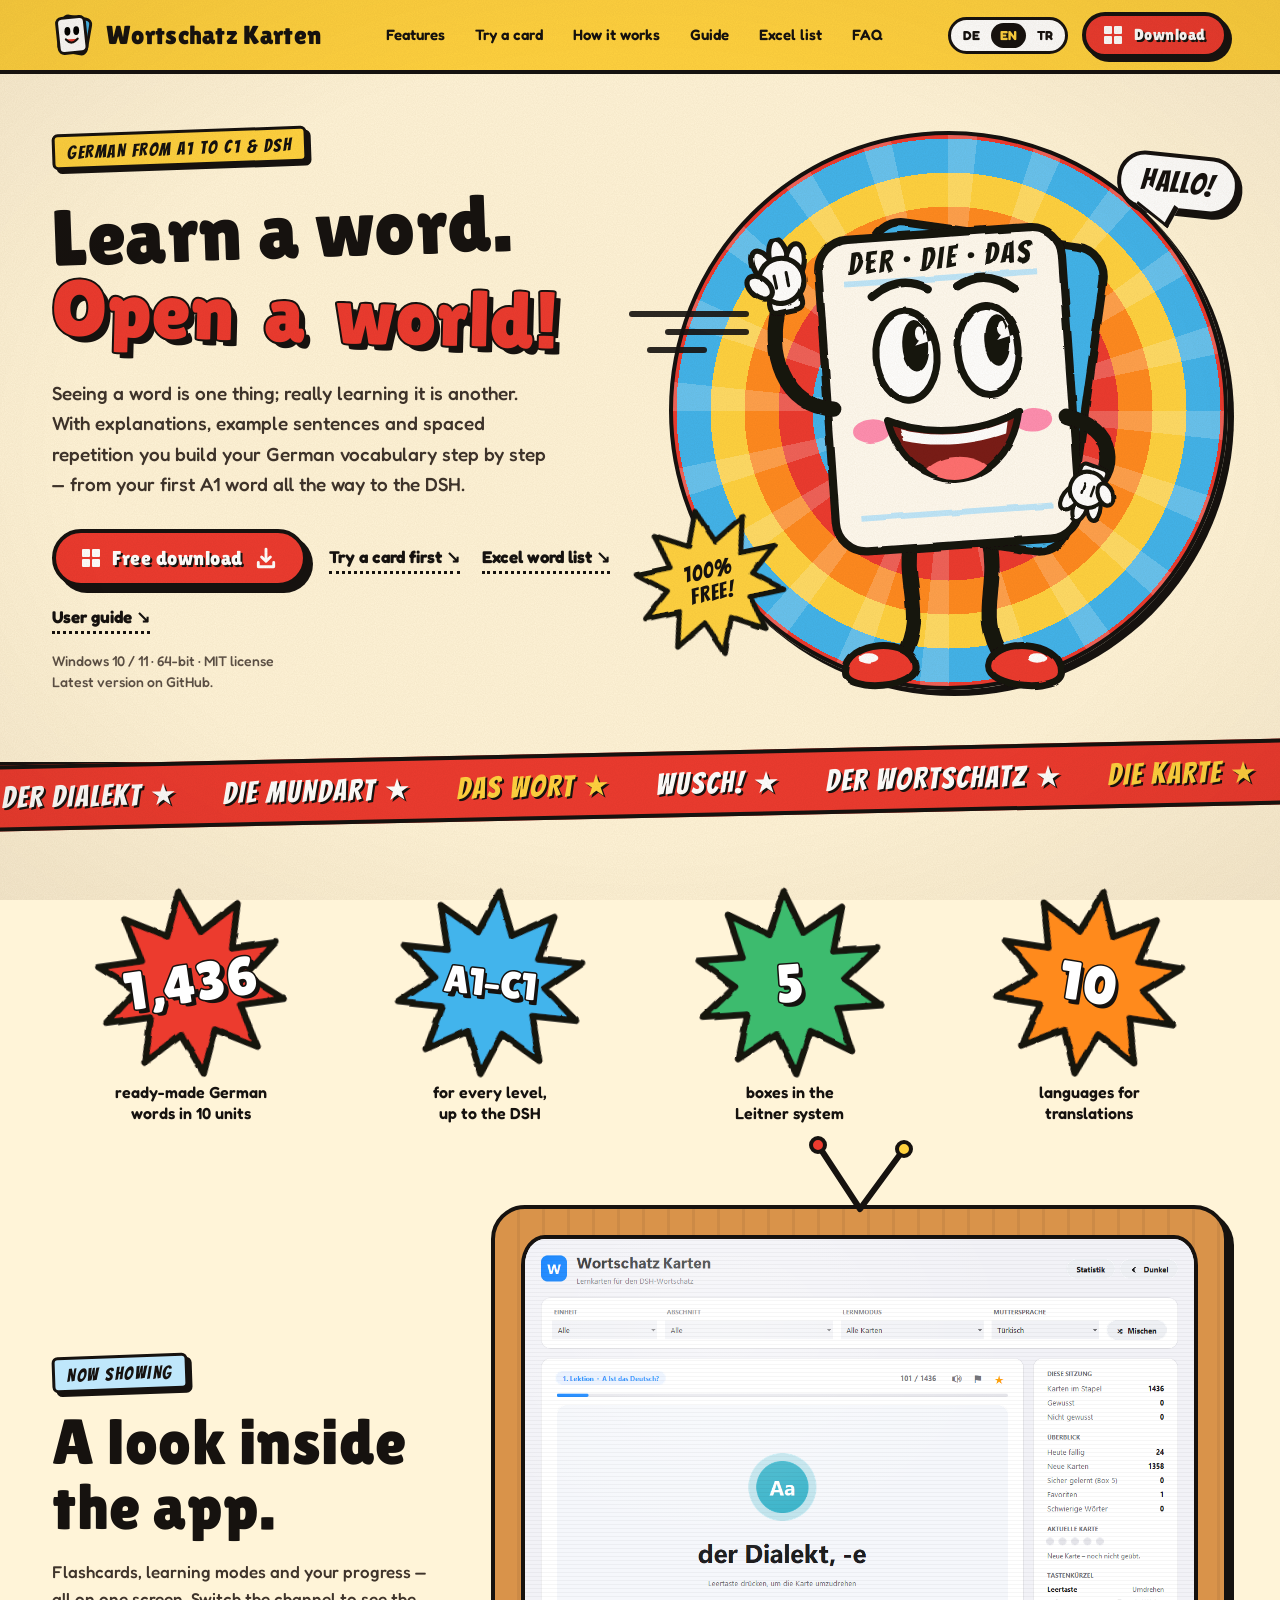
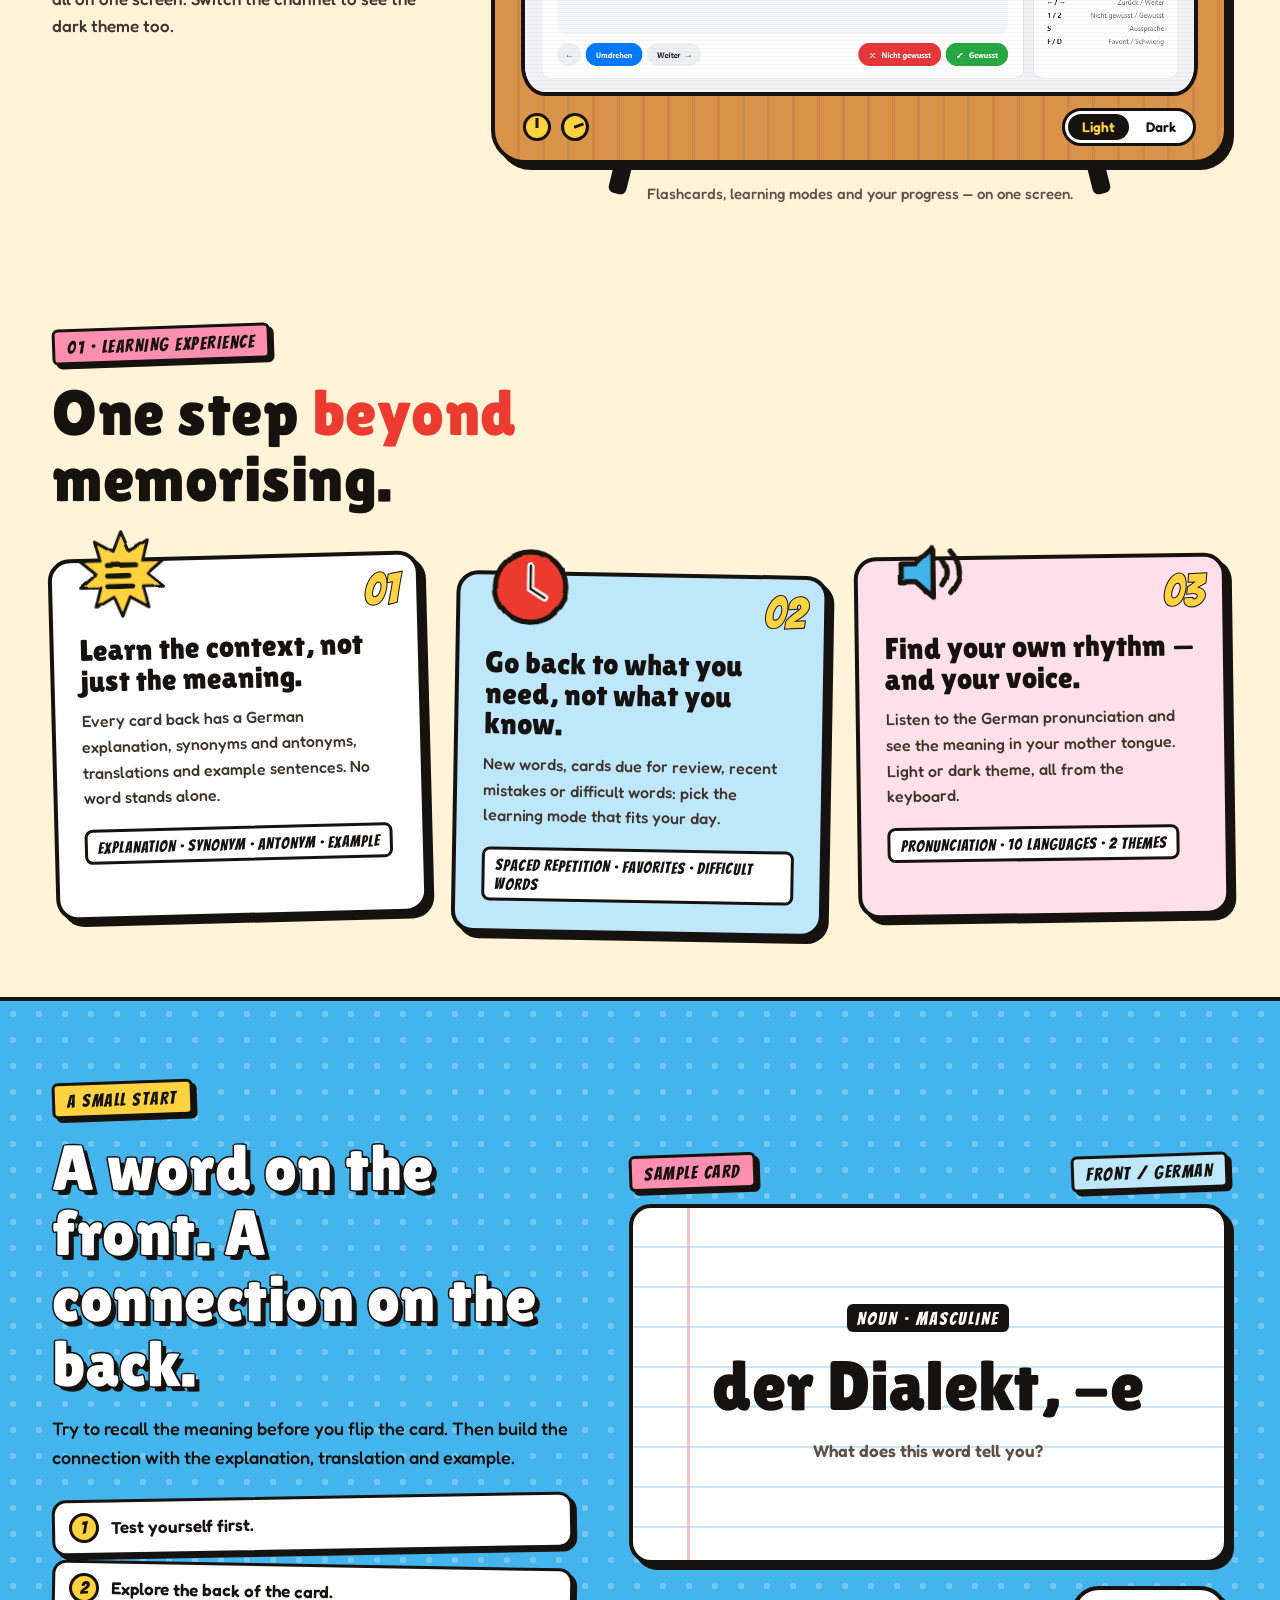
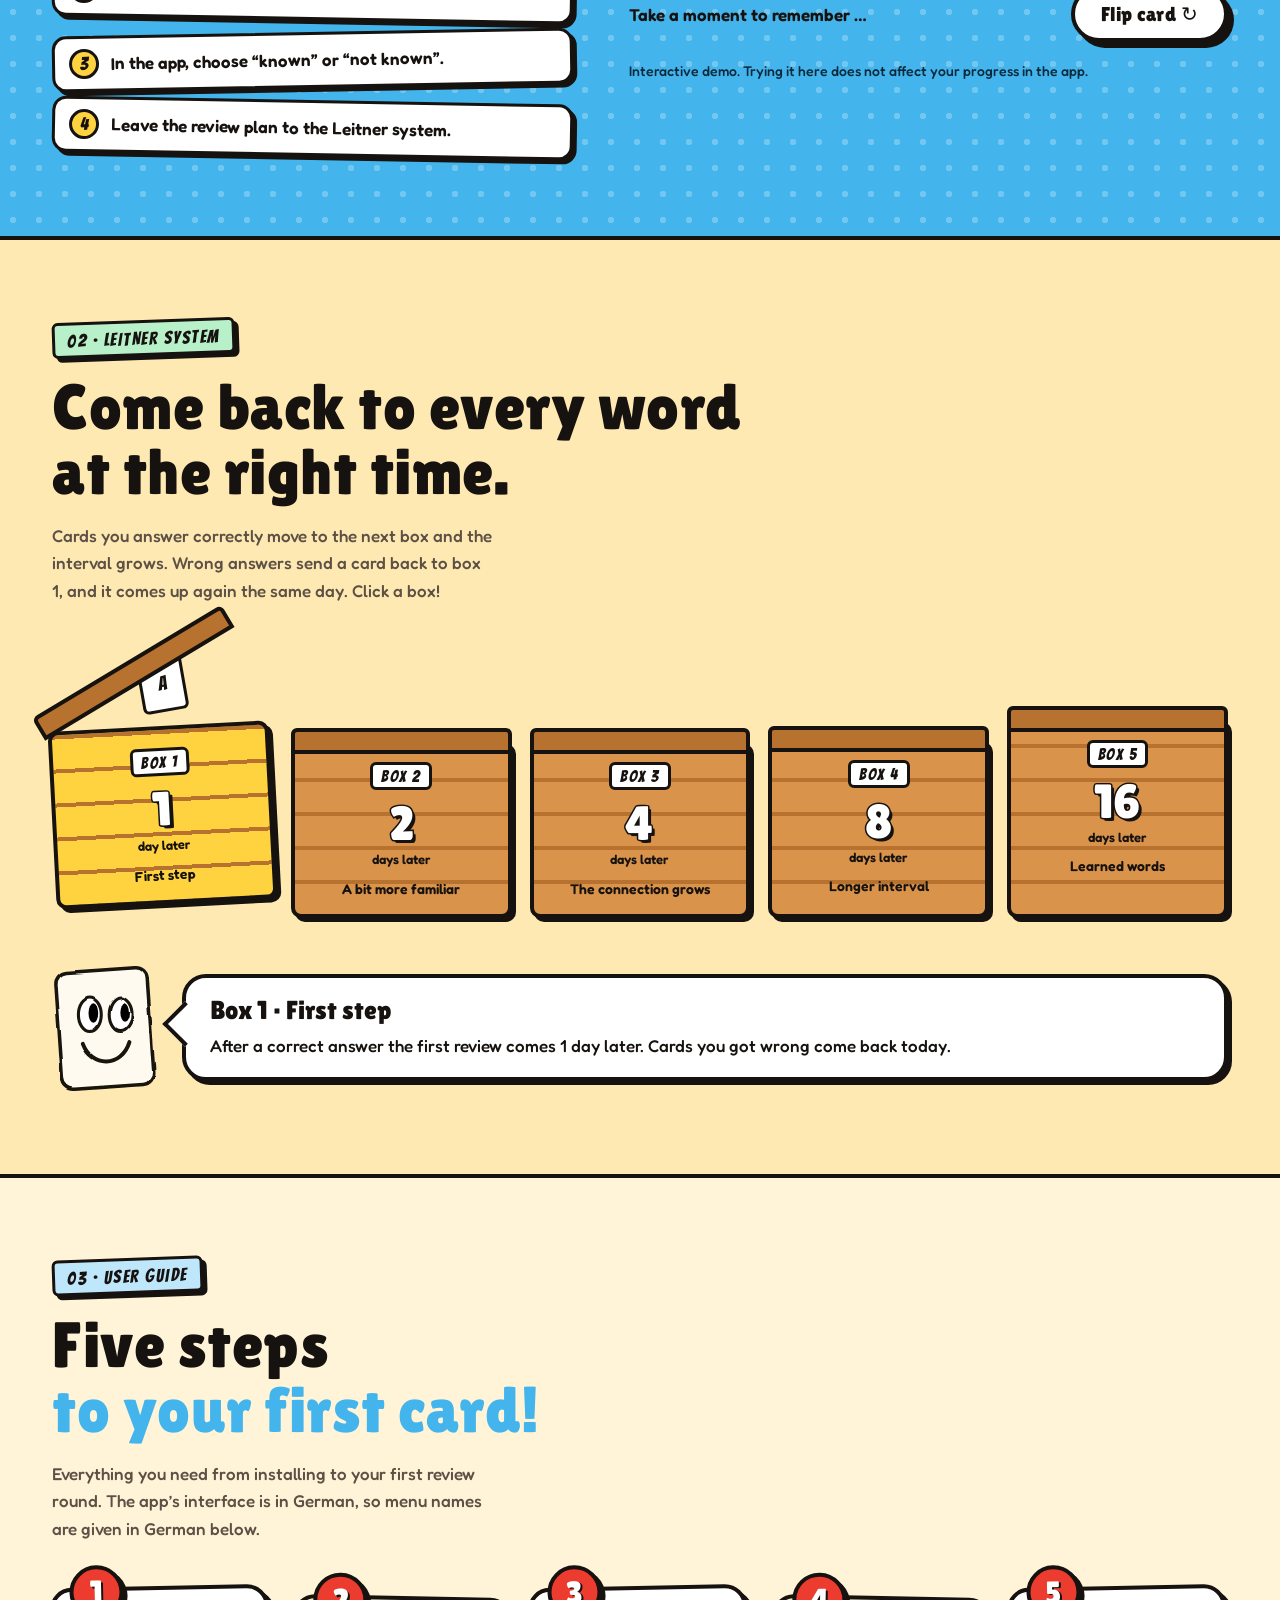
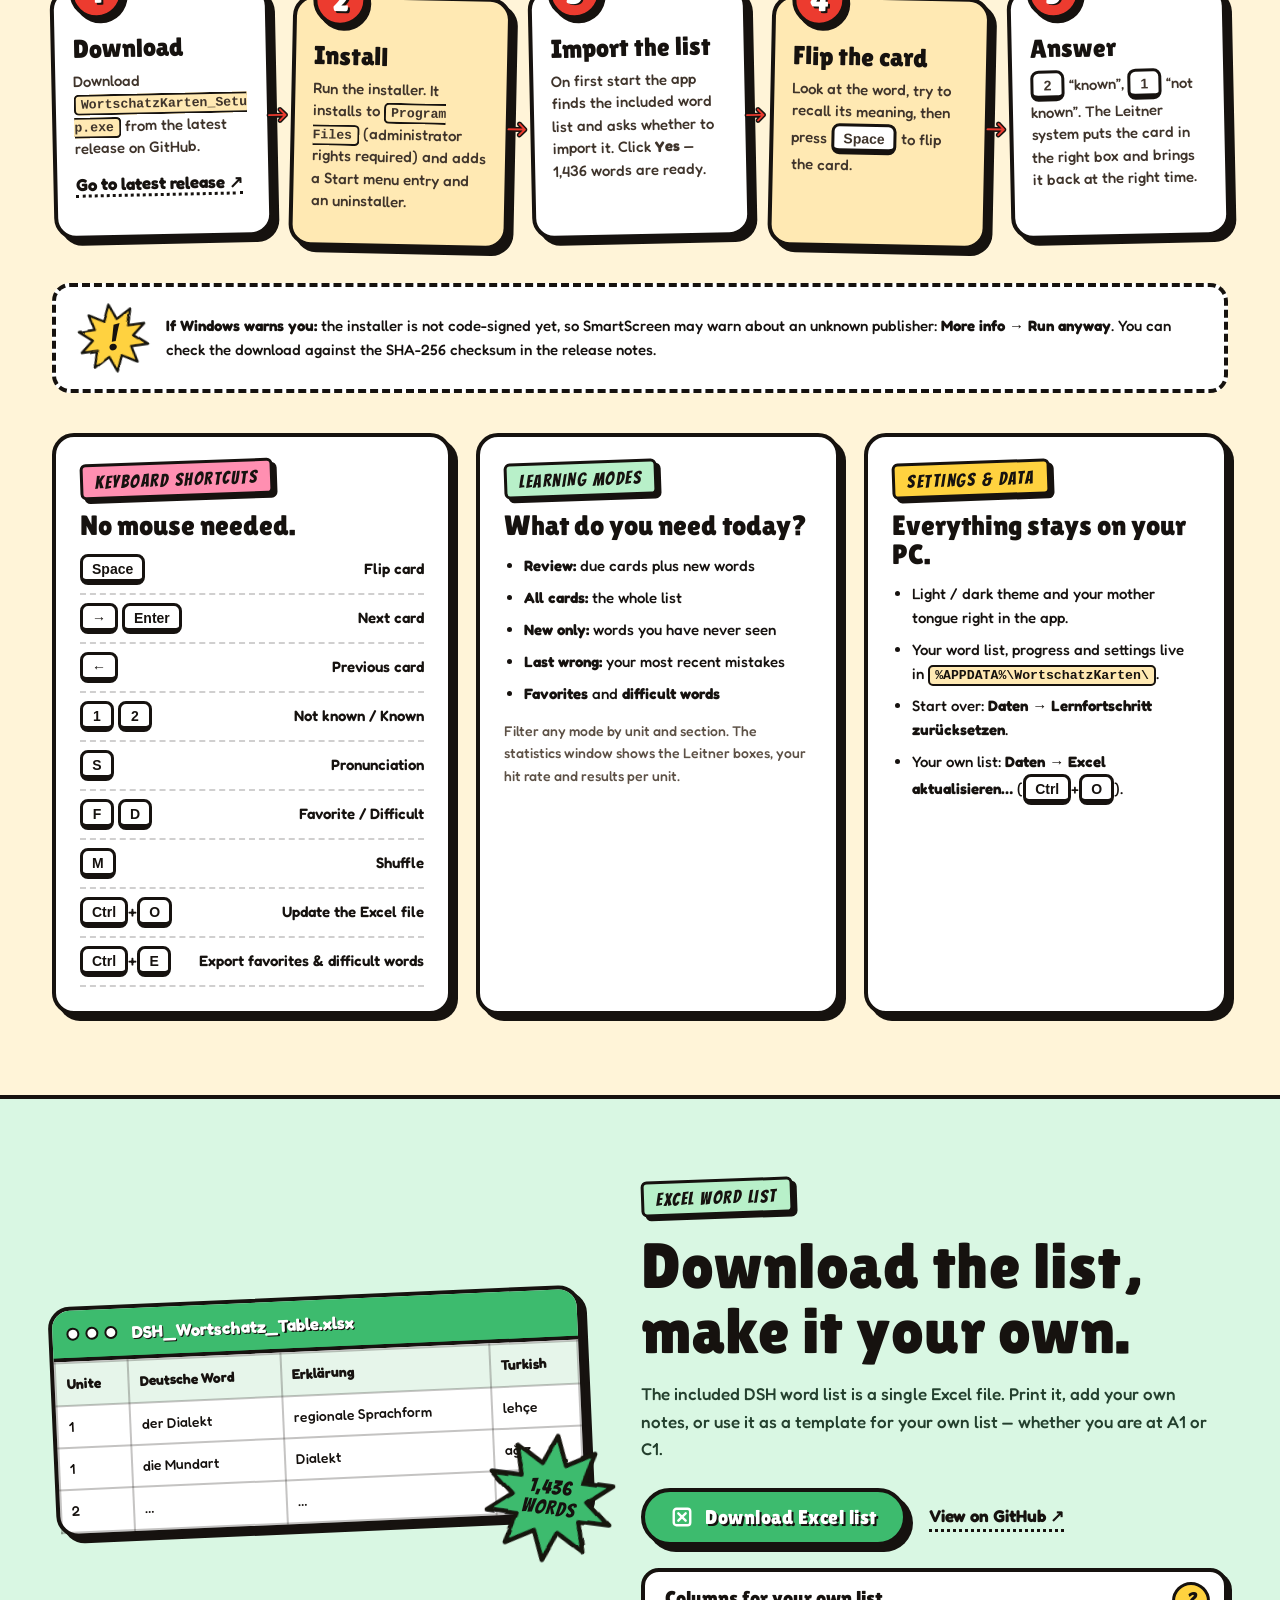
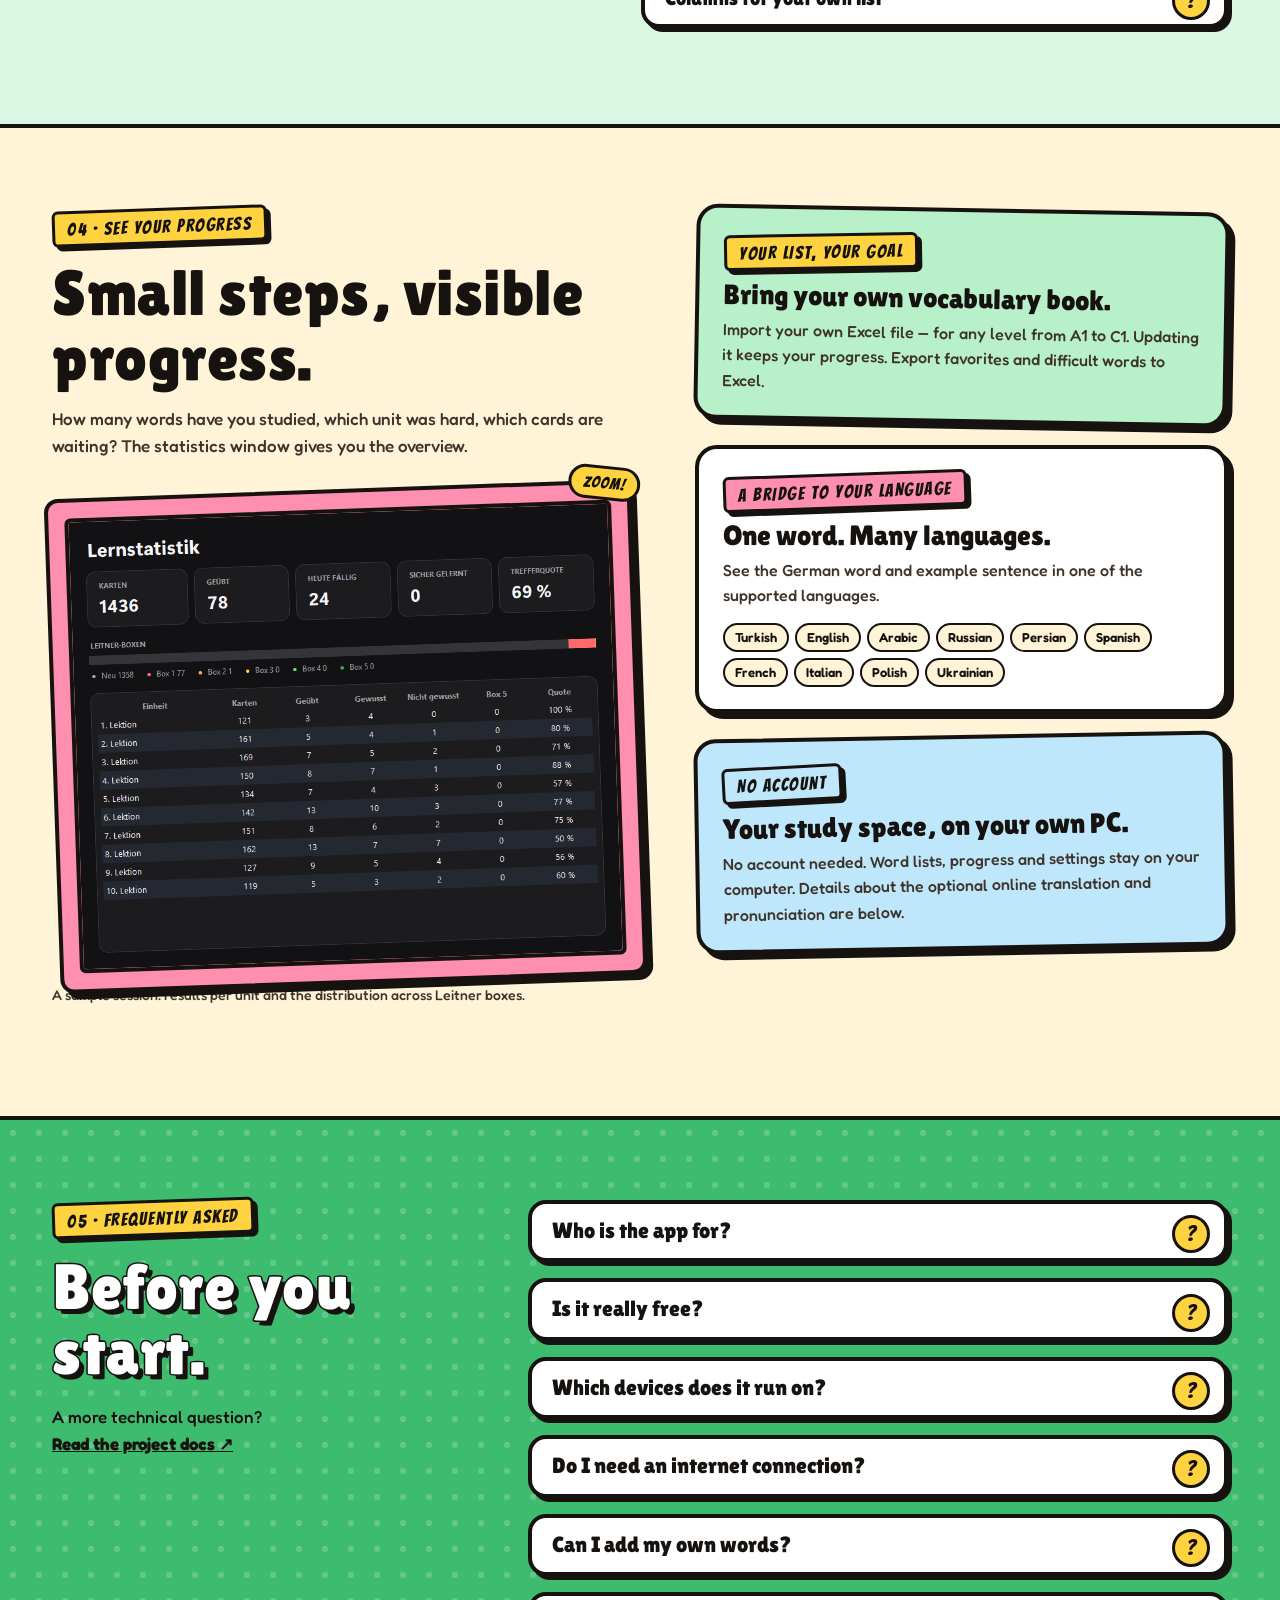
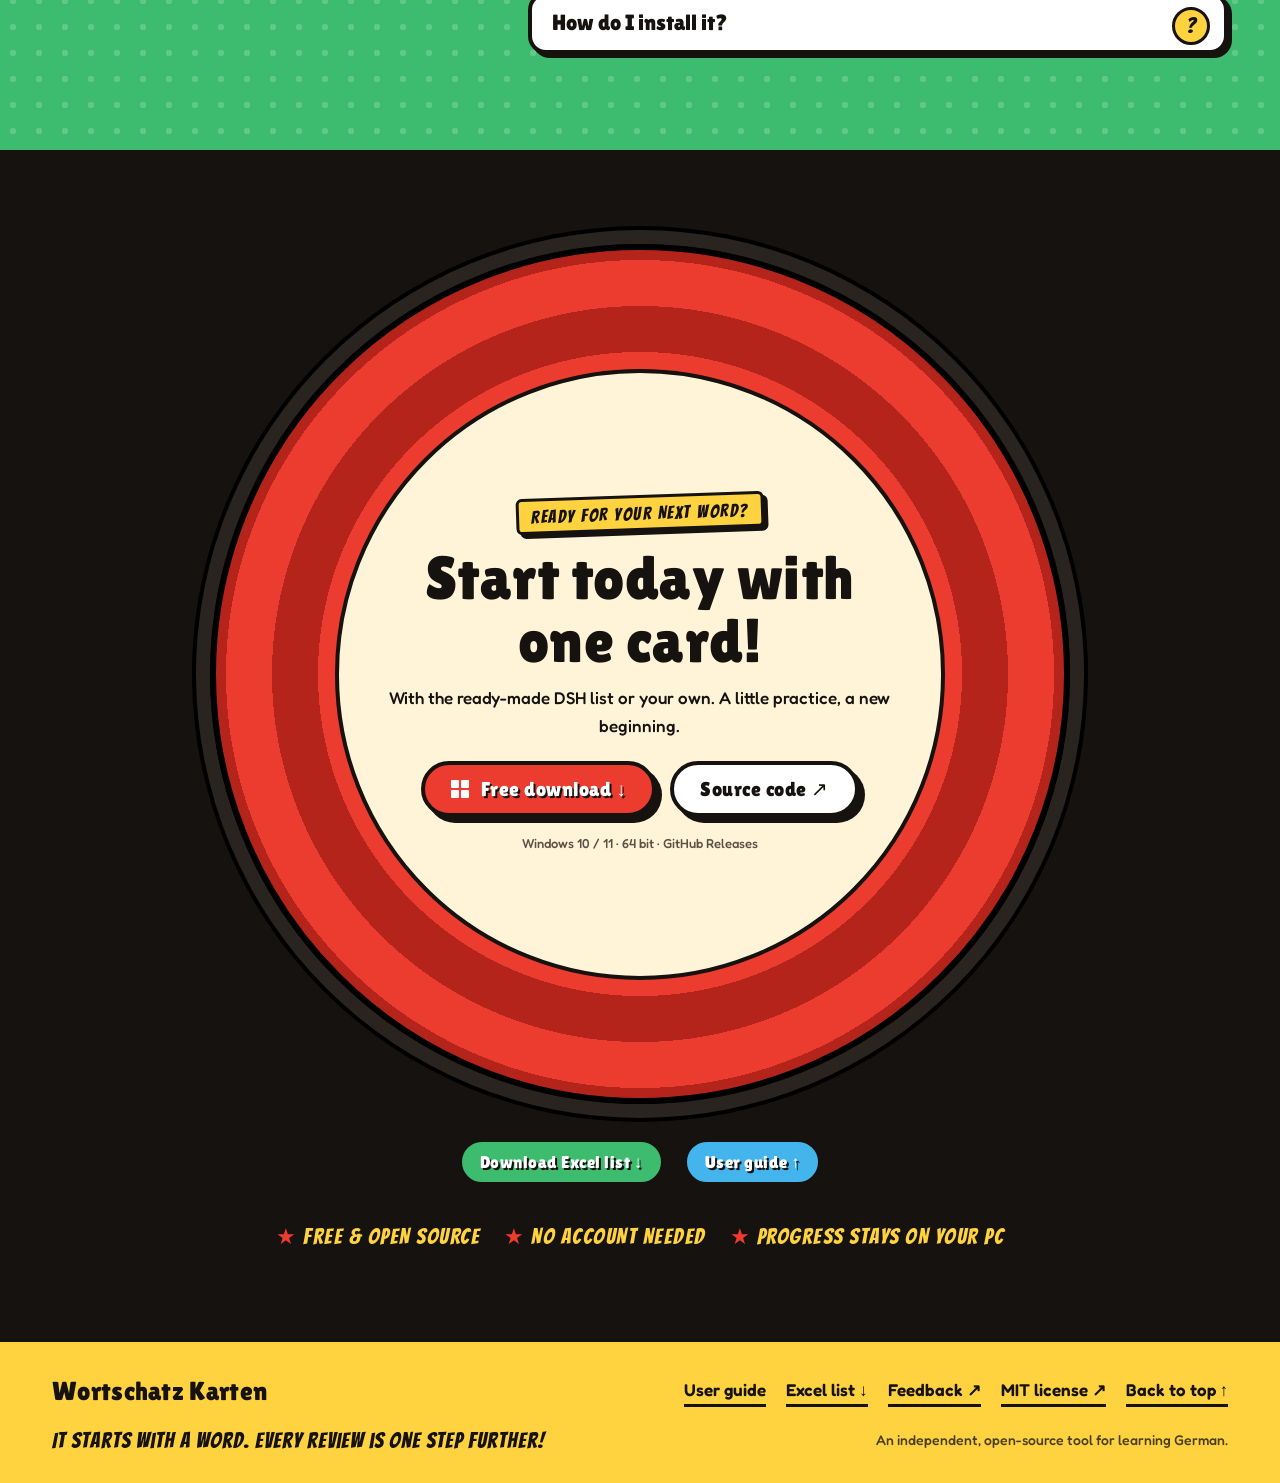
<file: docs/index.html>
<!doctype html>
<html lang="de">
<head>
<meta charset="utf-8">
<meta name="viewport" content="width=device-width,initial-scale=1">
<title>Wortschatz Karten</title>
<link rel="alternate" hreflang="de" href="de/">
<link rel="alternate" hreflang="en" href="en/">
<link rel="alternate" hreflang="tr" href="tr/">
<script>
(function(){var l;try{l=localStorage.getItem('wk-lang')}catch(e){}
var langs=['de','en','tr'];if(langs.indexOf(l)<0){l=(navigator.languages||[navigator.language||'']).map(function(x){return String(x).slice(0,2).toLowerCase()}).filter(function(x){return langs.indexOf(x)>=0})[0]||'de'}
location.replace(l+'/'+location.hash)})();
</script>
<style>body{margin:0;min-height:100vh;display:grid;place-items:center;background:#ffd23f;color:#16120f;font:600 18px Arial,sans-serif}nav{display:flex;gap:12px}a{color:inherit;border:3px solid #16120f;border-radius:999px;padding:8px 16px;background:#fff;text-decoration:none}</style>
</head>
<body><nav aria-label="Sprache / Language / Dil"><a href="de/" hreflang="de">Deutsch</a><a href="en/" hreflang="en">English</a><a href="tr/" hreflang="tr">Türkçe</a></nav></body>
</html>
</file>
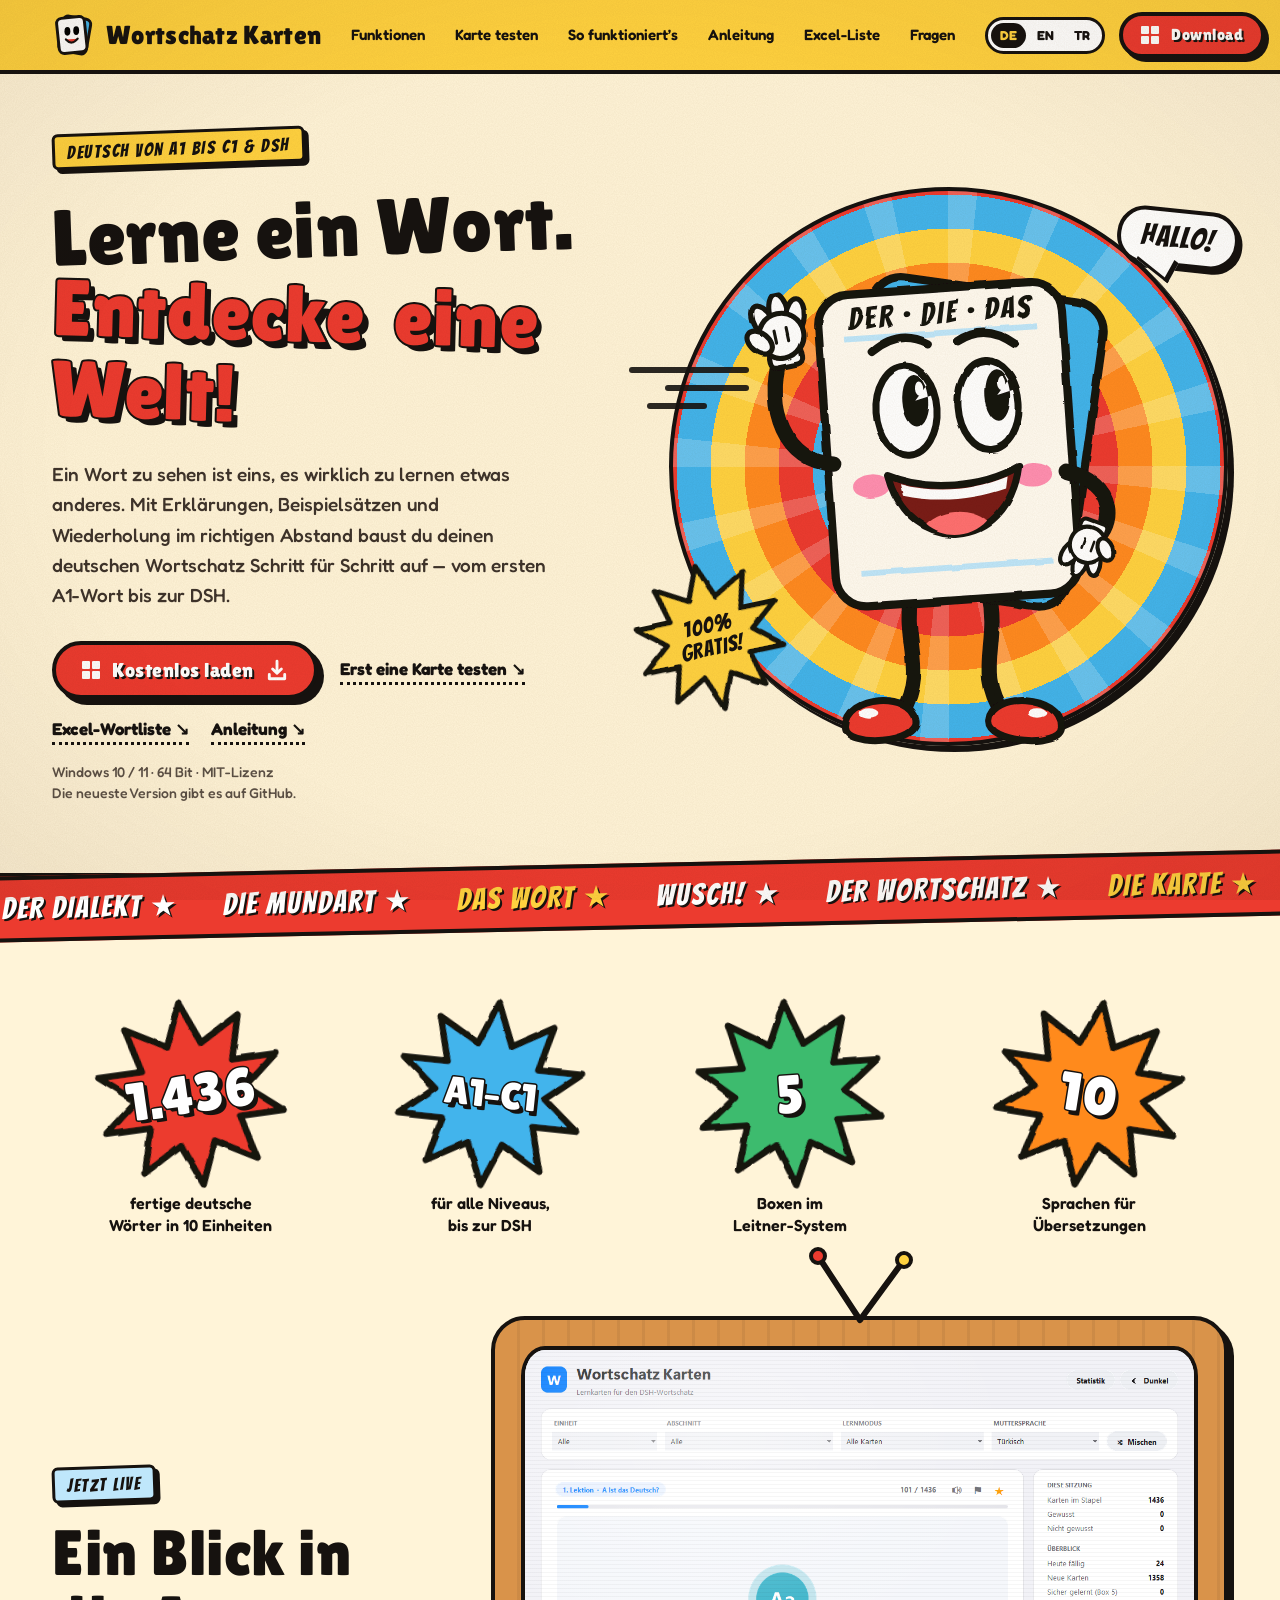
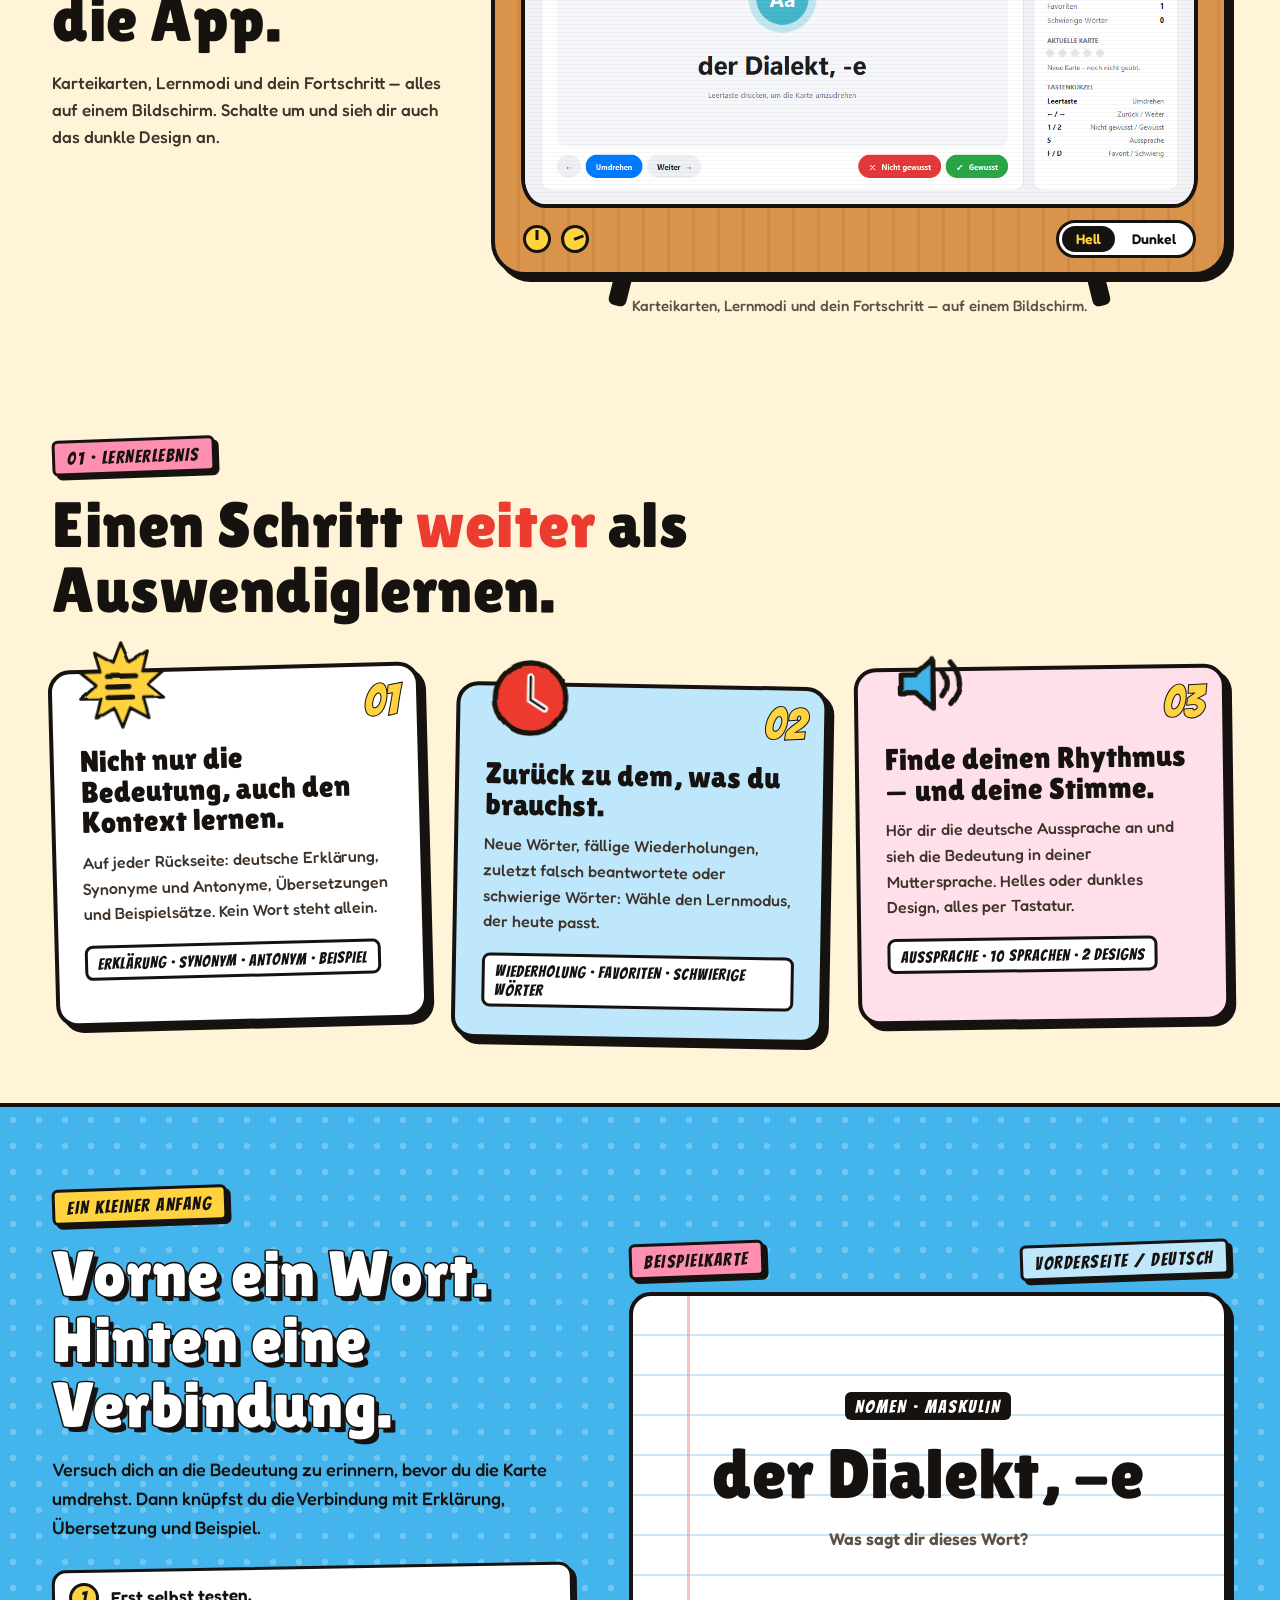
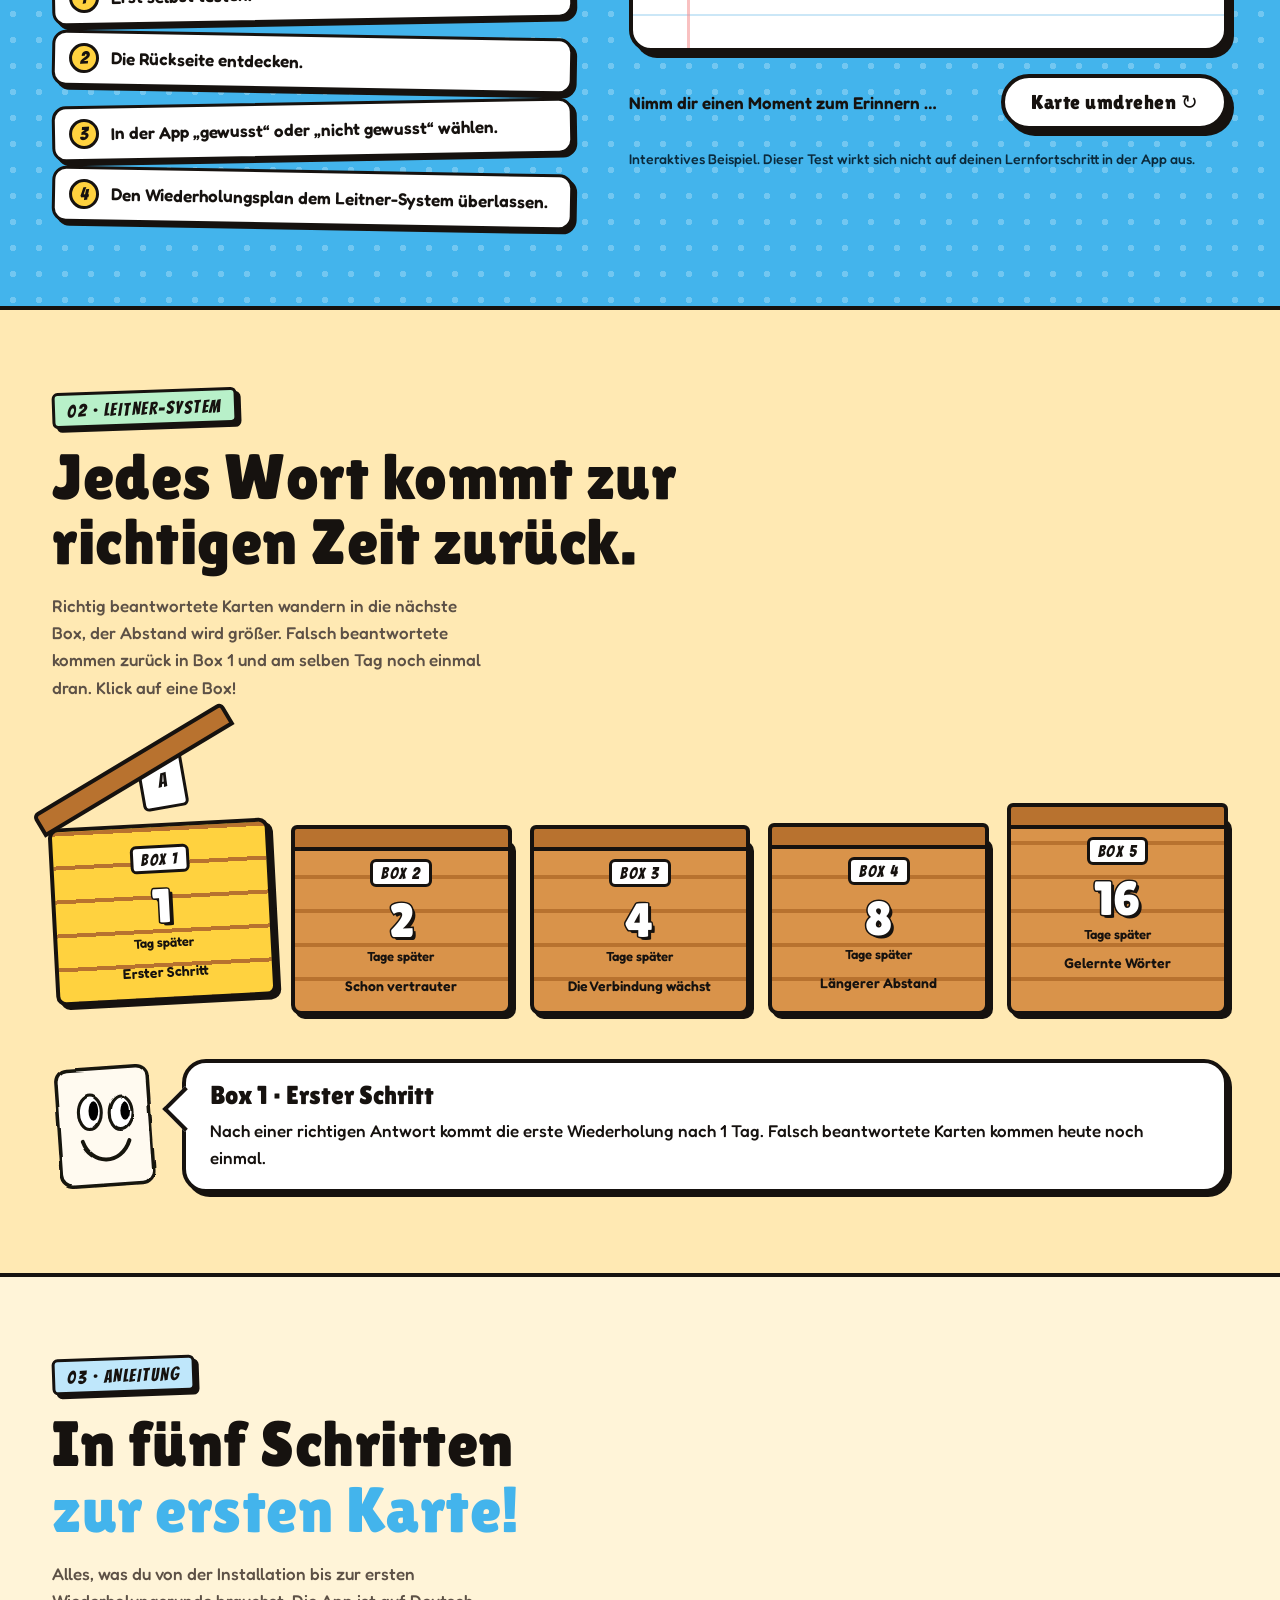
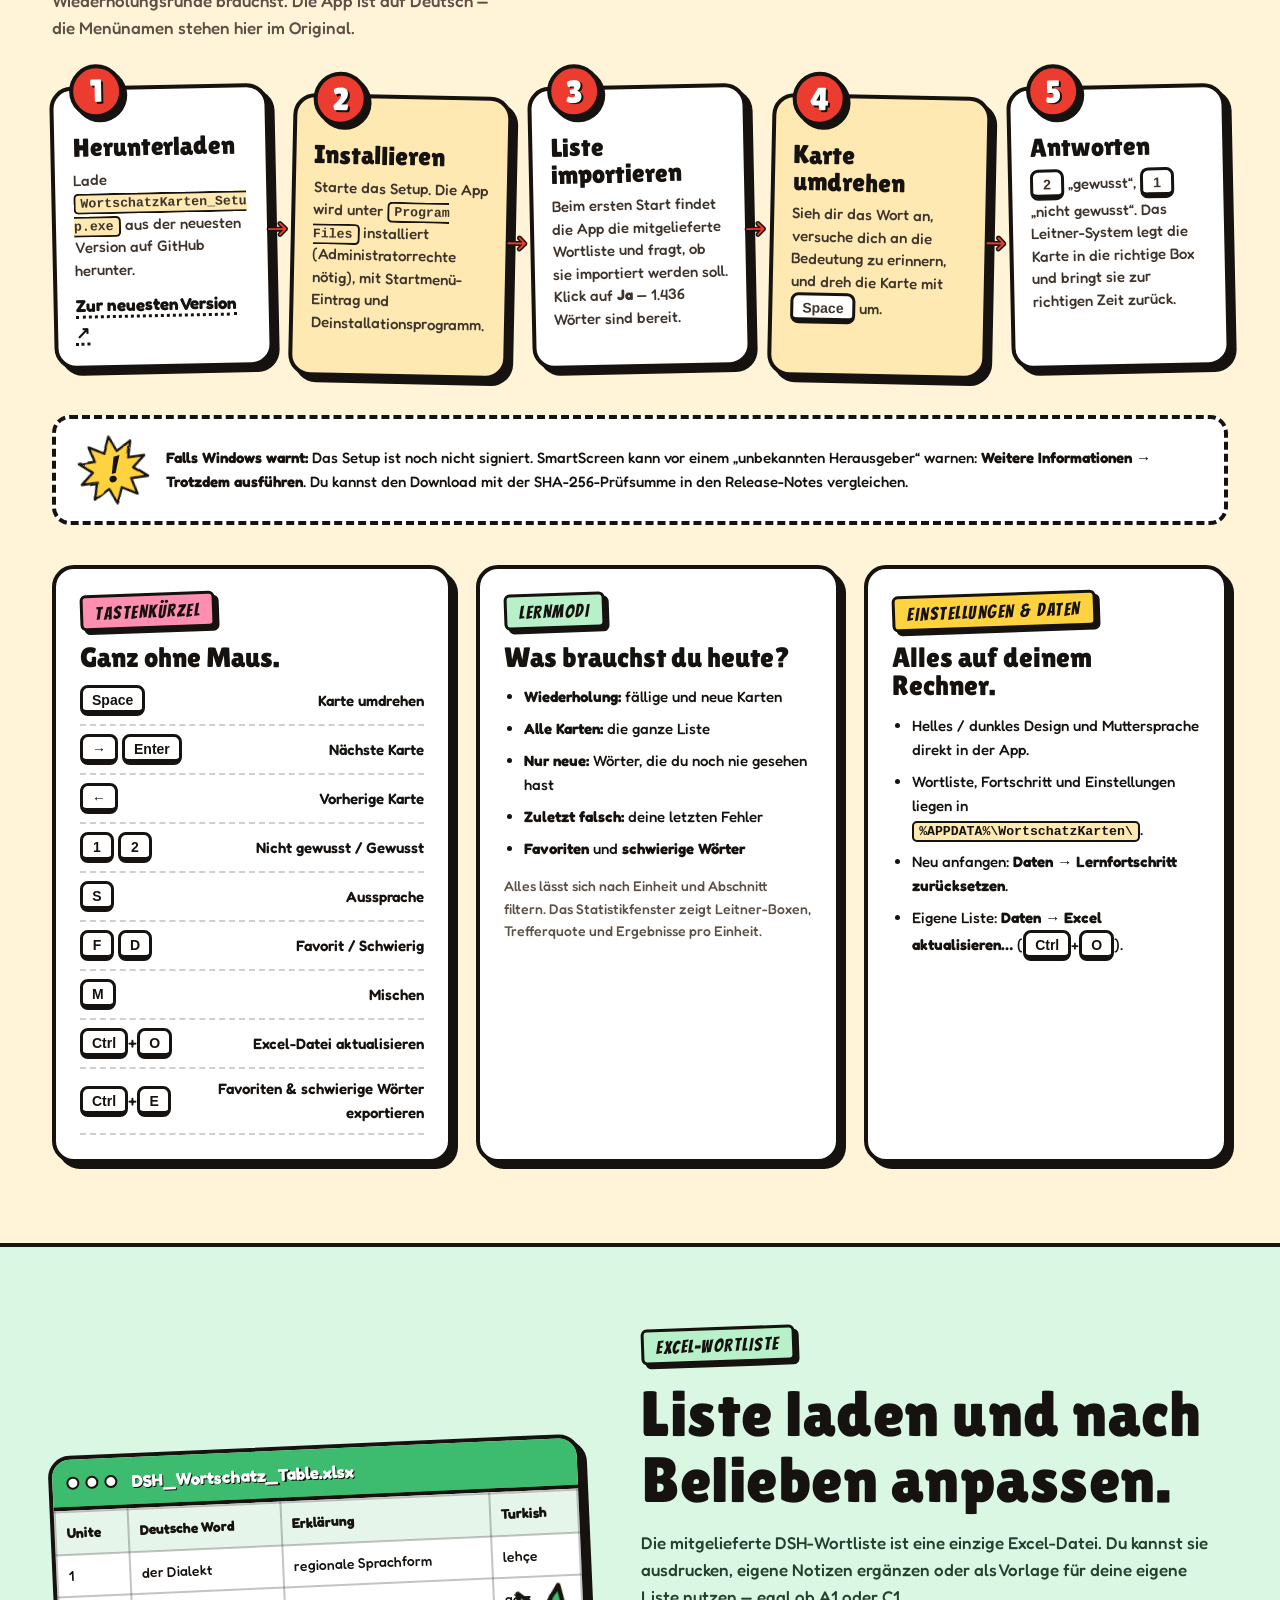
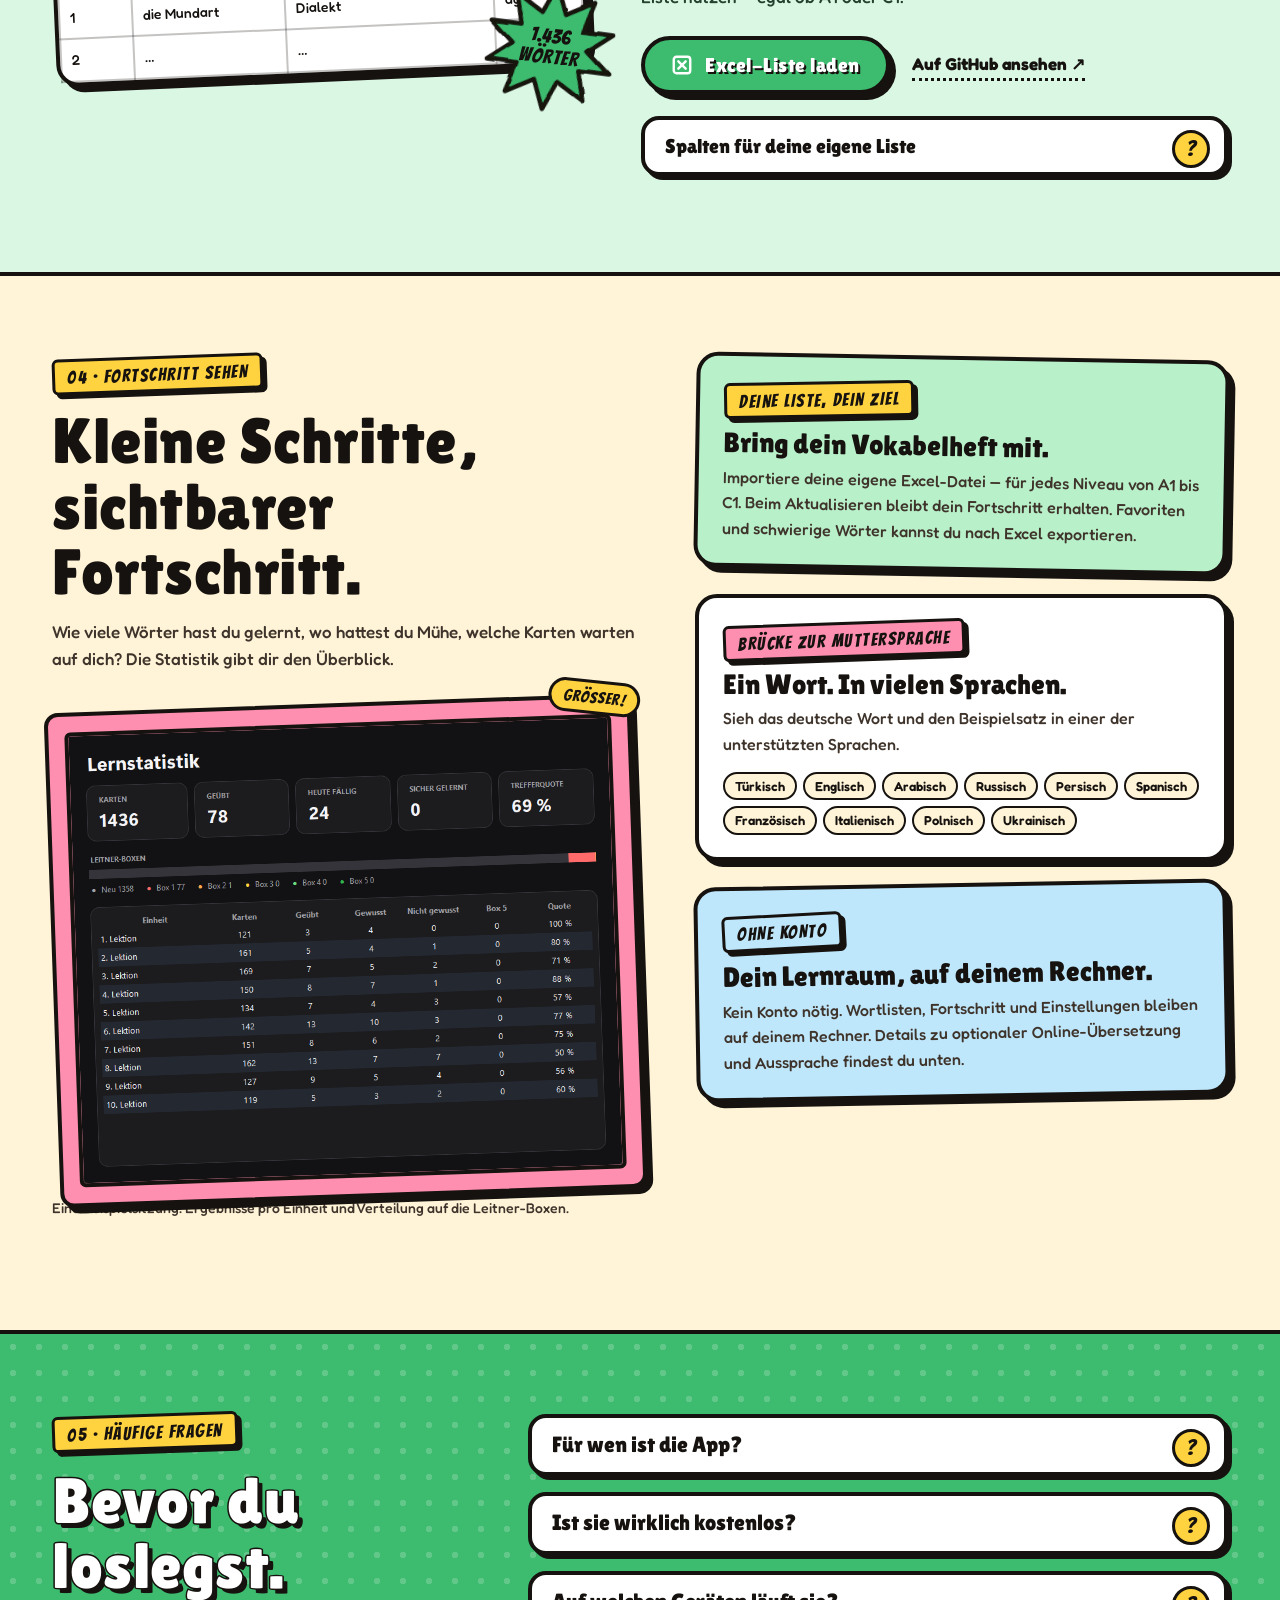
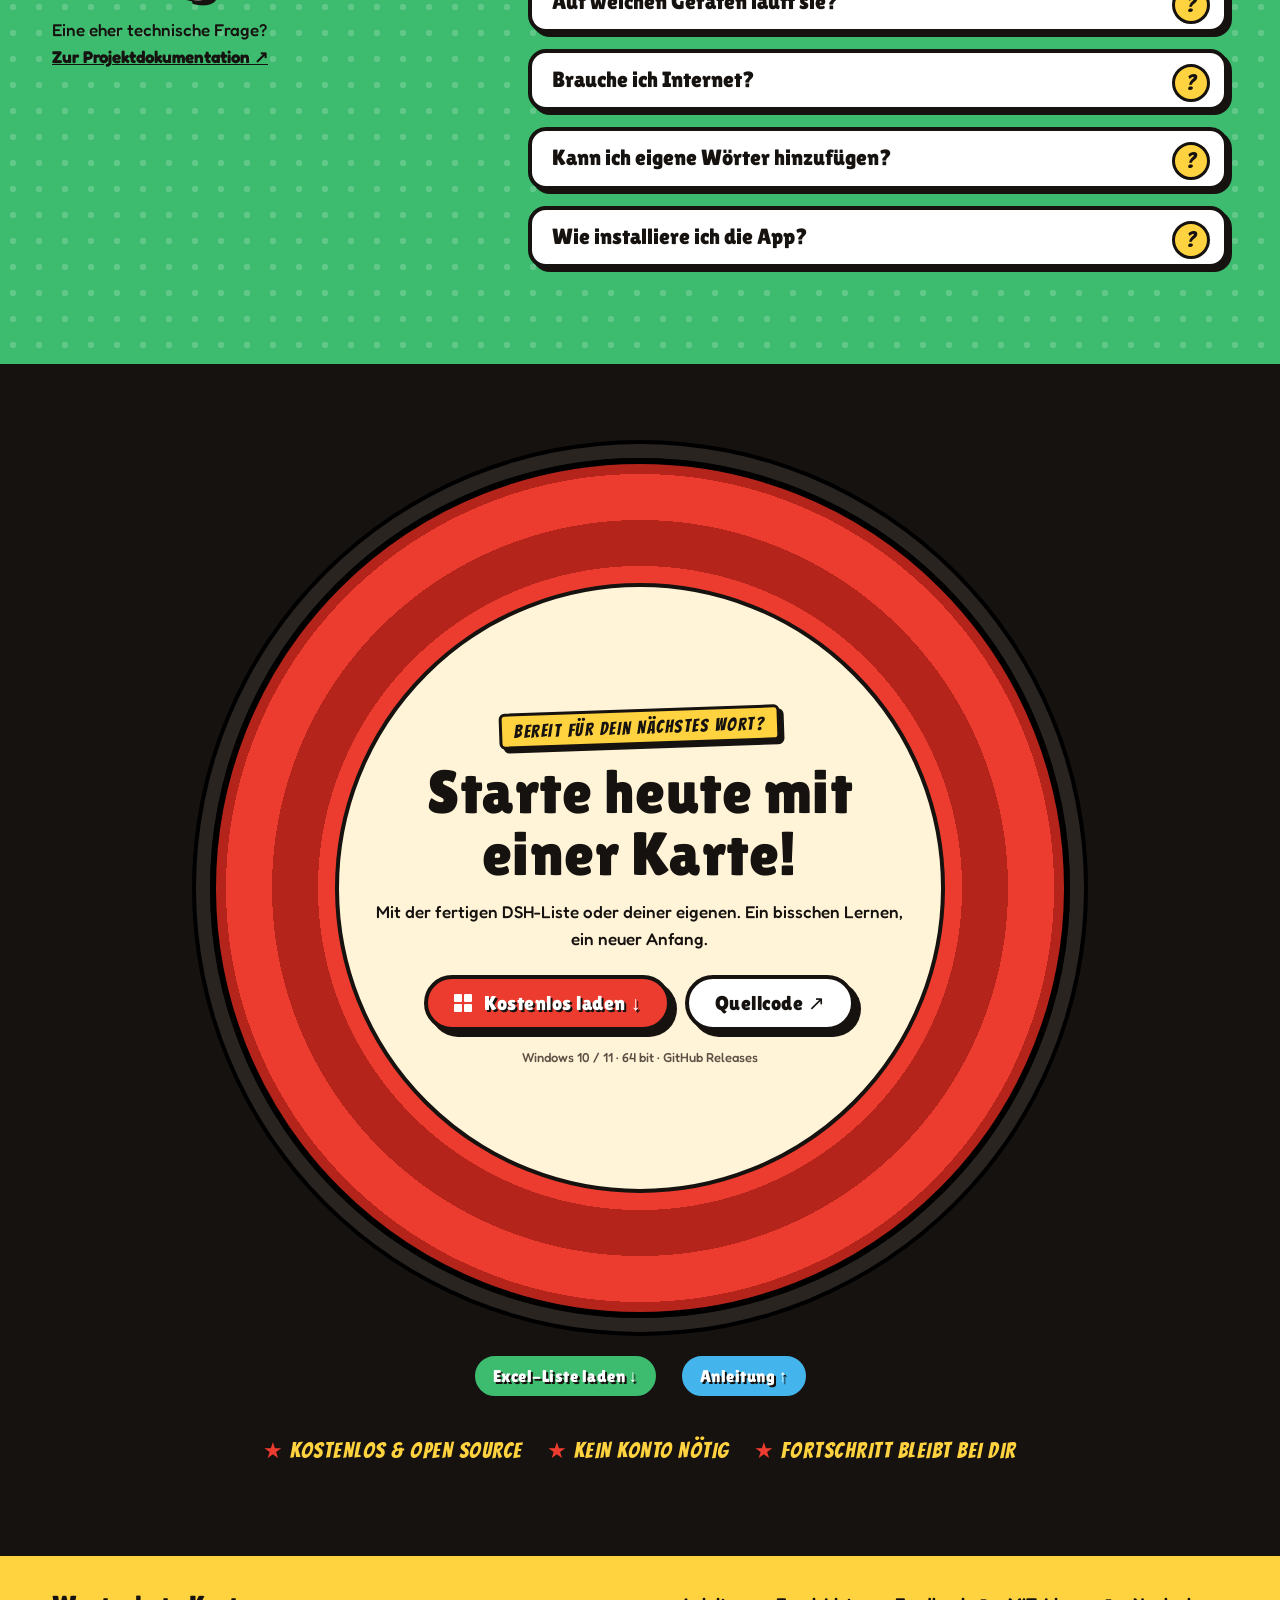
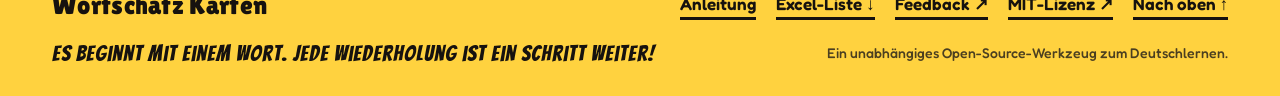
<file: docs/de/index.html>
<!doctype html>
<html lang="de" data-assets="../assets/">
<head>
<meta charset="utf-8">
<meta name="viewport" content="width=device-width,initial-scale=1">
<meta name="description" content="Wortschatz Karten: kostenlose Karteikarten-App für Windows. Deutsch von A1 bis C1 und für die DSH. 1.436 Wörter, Leitner-System, Aussprache und Übersetzung in 10 Sprachen.">
<meta name="theme-color" content="#ffd23f">
<title>Wortschatz Karten — Es beginnt mit einem Wort!</title>
<link rel="alternate" hreflang="de" href="../de/">
<link rel="alternate" hreflang="en" href="../en/">
<link rel="alternate" hreflang="tr" href="../tr/">
<link rel="alternate" hreflang="x-default" href="../">
<link rel="preconnect" href="https://fonts.googleapis.com">
<link rel="preconnect" href="https://fonts.gstatic.com" crossorigin>
<link href="https://fonts.googleapis.com/css2?family=Bangers&family=Fredoka:wght@400;500;600;700&family=Lilita+One&display=swap" rel="stylesheet">
<link rel="stylesheet" href="../assets/style.css">
</head>
<body>
<a href="#main" class="skip">Zum Inhalt</a>
<!-- Paylaşılan SVG tanımları: "kaynayan çizgi" filtresi ve ortak şekiller -->
<svg width="0" height="0" style="position:absolute" aria-hidden="true">
  <defs>
    <filter id="boil" x="-10%" y="-10%" width="120%" height="120%">
      <feTurbulence id="boil-noise" type="fractalNoise" baseFrequency="0.035" numOctaves="2" seed="1" result="n"/>
      <feDisplacementMap in="SourceGraphic" in2="n" scale="3.2" xChannelSelector="R" yChannelSelector="G"/>
    </filter>
    <symbol id="starburst" viewBox="-100 -100 200 200">
      <polygon points="0,-96 18,-52 60,-76 48,-30 94,-30 58,0 94,30 48,30 60,76 18,52 0,96 -18,52 -60,76 -48,30 -94,30 -58,0 -94,-30 -48,-30 -60,-76 -18,-52" stroke="#16120f" stroke-width="7" stroke-linejoin="round"/>
    </symbol>
    <symbol id="glove" viewBox="-40 -40 80 80">
      <g stroke="#16120f" stroke-width="5" fill="#fff" stroke-linejoin="round">
        <rect x="-16" y="16" width="32" height="16" rx="6"/>
        <ellipse cx="-14" cy="-14" rx="9" ry="18" transform="rotate(-18 -14 -14)"/>
        <ellipse cx="2" cy="-20" rx="9" ry="19"/>
        <ellipse cx="17" cy="-14" rx="9" ry="17" transform="rotate(16 17 -14)"/>
        <circle cx="0" cy="2" r="22"/>
        <ellipse cx="-22" cy="4" rx="9" ry="14" transform="rotate(-40 -22 4)"/>
        <path d="M-6 -4 v12 M6 -4 v12" fill="none" stroke-width="3" stroke-linecap="round"/>
      </g>
    </symbol>
  </defs>
</svg>


<header class="topbar">
  <div class="wrap">
    <a href="#" class="logo" aria-label="Wortschatz Karten, zum Seitenanfang">
      <svg class="logo-mark" viewBox="0 0 60 60" aria-hidden="true"><rect x="12" y="6" width="38" height="48" rx="7" fill="#43b4ec" stroke="#16120f" stroke-width="4" transform="rotate(10 31 30)"/><rect x="8" y="6" width="38" height="48" rx="7" fill="#fff" stroke="#16120f" stroke-width="4" transform="rotate(-6 27 30)"/><ellipse cx="21" cy="25" rx="4" ry="6"/><ellipse cx="33" cy="24" rx="4" ry="6"/><path d="M19 36 q8 9 16 -1" fill="#ec3b2f" stroke="#16120f" stroke-width="3" stroke-linecap="round"/></svg>
      <span class="logo-text">Wortschatz Karten</span>
    </a>
    <nav class="navlinks" aria-label="Hauptmenü">
      <a href="#ozellikler">Funktionen</a><a href="#dene">Karte testen</a><a href="#yontem">So funktioniert’s</a><a href="#kilavuz">Anleitung</a><a href="#excel">Excel-Liste</a><a href="#sorular">Fragen</a>
    </nav>
    <div class="topbar-right">
      <a class="gh" href="https://github.com/smyrna-pergamum/wortschatz-karten" target="_blank" rel="noopener">GitHub ↗</a>
      <nav class="lang" aria-label="Sprache"><a href="../de/" hreflang="de" lang="de" title="Deutsch" aria-current="page">DE</a><a href="../en/" hreflang="en" lang="en" title="English">EN</a><a href="../tr/" hreflang="tr" lang="tr" title="Türkçe">TR</a></nav>
      <a class="btn" href="#indir"><span class="winlogo" aria-hidden="true"><i></i><i></i><i></i><i></i></span>Download</a>
    </div>
  </div>
</header>

<main id="main">
<section class="hero" aria-labelledby="hero-heading">
  <div class="wrap">
    <div class="hero-copy">
      <span class="tag">DEUTSCH VON A1 BIS C1 &amp; DSH</span>
      <h1 id="hero-heading"><span class="l1">Lerne ein Wort.</span><span class="l2"><span>Entdecke</span> <span>eine</span> <span>Welt!</span></span></h1>
      <p class="lead">Ein Wort zu sehen ist eins, es wirklich zu lernen etwas anderes. Mit Erklärungen, Beispielsätzen und Wiederholung im richtigen Abstand baust du deinen deutschen Wortschatz Schritt für Schritt auf — vom ersten A1-Wort bis zur DSH.</p>
      <div class="hero-actions">
        <a class="btn download-latest" href="https://github.com/smyrna-pergamum/wortschatz-karten/releases/latest"><span class="winlogo" aria-hidden="true"><i></i><i></i><i></i><i></i></span>Kostenlos laden<svg viewBox="0 0 20 20" aria-hidden="true" fill="none" stroke="currentColor" stroke-width="2.6" stroke-linecap="round" stroke-linejoin="round"><path d="M10 2v11m-4-4 4 4 4-4M3 14v4h14v-4"/></svg></a>
        <a href="#dene" class="small-link">Erst eine Karte testen ↘</a>
        <a href="#excel" class="small-link">Excel-Wortliste ↘</a>
        <a href="#kilavuz" class="small-link">Anleitung ↘</a>
      </div>
      <p class="subcta">Windows 10 / 11 · 64 Bit · MIT-Lizenz<br>Die neueste Version gibt es auf GitHub.</p>
    </div>

    <div class="stage" aria-hidden="true">
      <div class="rings"></div>
      <div class="speedlines"><i></i><i></i><i></i></div>
      <svg class="mascot" viewBox="0 0 400 470">
        <!-- bacaklar -->
        <g fill="none" stroke="#16120f" stroke-width="13" stroke-linecap="round">
          <path d="M168 318 C160 360 182 382 160 420"/>
          <path d="M234 318 C244 360 222 384 246 420"/>
        </g>
        <!-- ayakkabılar -->
        <g stroke="#16120f" stroke-width="6">
          <path d="M112 432 C112 404 168 402 172 426 C176 446 112 450 112 432Z" fill="#ec3b2f"/>
          <path d="M234 426 C236 402 296 404 296 432 C296 450 232 446 234 426Z" fill="#ec3b2f"/>
          <ellipse cx="132" cy="420" rx="8" ry="4" fill="#fff" stroke="none"/>
          <ellipse cx="276" cy="420" rx="8" ry="4" fill="#fff" stroke="none"/>
        </g>
        <!-- arkadaki kart -->
        <rect x="118" y="58" width="200" height="262" rx="26" fill="#43b4ec" stroke="#16120f" stroke-width="7" transform="rotate(8 218 189)"/>
        <!-- gövde kart -->
        <g transform="rotate(-4 200 190)">
          <rect x="96" y="58" width="208" height="266" rx="26" fill="#fffaf0" stroke="#16120f" stroke-width="7"/>
          <path d="M118 96 h164 M118 296 h164" stroke="#bfe7fb" stroke-width="5"/>
          <text x="200" y="88" text-anchor="middle" font-family="Bangers, Impact, sans-serif" font-size="26" letter-spacing="2" fill="#16120f">DER · DIE · DAS</text>
          <!-- gözler -->
          <g class="blink">
            <ellipse cx="166" cy="160" rx="26" ry="38" fill="#fff" stroke="#16120f" stroke-width="6"/>
            <ellipse cx="236" cy="160" rx="26" ry="38" fill="#fff" stroke="#16120f" stroke-width="6"/>
            <path d="M174 152 m-11 0 a11 22 0 1 0 22 0 a11 22 0 1 0 -22 0Z M174 152 l12 -14 l4 10Z" fill="#16120f" fill-rule="evenodd"/>
            <path d="M244 152 m-11 0 a11 22 0 1 0 22 0 a11 22 0 1 0 -22 0Z M244 152 l12 -14 l4 10Z" fill="#16120f" fill-rule="evenodd"/>
            <ellipse cx="178" cy="142" rx="3.5" ry="6" fill="#fff"/>
            <ellipse cx="248" cy="142" rx="3.5" ry="6" fill="#fff"/>
          </g>
          <!-- kaşlar -->
          <path d="M140 108 q24 -18 48 -4 M214 104 q24 -14 48 6" fill="none" stroke="#16120f" stroke-width="7" stroke-linecap="round"/>
          <!-- yanaklar -->
          <ellipse cx="132" cy="222" rx="16" ry="10" fill="#ff8fb1"/>
          <ellipse cx="270" cy="222" rx="16" ry="10" fill="#ff8fb1"/>
          <!-- ağız -->
          <path d="M146 214 C160 286 244 286 258 214 C226 230 178 230 146 214Z" fill="#7a1d16" stroke="#16120f" stroke-width="6" stroke-linejoin="round"/>
          <path d="M176 258 C190 246 214 246 228 258 C214 272 190 272 176 258Z" fill="#ff6f6f"/>
          <path d="M156 222 C186 232 218 232 248 222 L246 232 C218 240 186 240 158 232Z" fill="#fff"/>
        </g>
        <!-- sağ kol: kalça -->
        <path d="M300 214 C342 224 346 262 316 280" fill="none" stroke="#16120f" stroke-width="13" stroke-linecap="round"/>
        <use href="#glove" x="290" y="250" width="56" height="56" transform="rotate(200 318 278)"/>
        <!-- sol kol: el sallama -->
        <g class="wave">
          <path d="M102 208 C60 206 44 160 56 118" fill="none" stroke="#16120f" stroke-width="13" stroke-linecap="round"/>
          <use href="#glove" x="22" y="62" width="70" height="70" transform="rotate(-12 57 97)"/>
        </g>
      </svg>
      
      <div class="bubble">HALLO!</div>
      <div class="burst"><svg><use href="#starburst" fill="#ffd23f"/></svg><span>100%<br>GRATIS!</span></div>
    </div>
  </div>
</section>

<div class="ticker" aria-hidden="true"><div class="ticker-track" id="ticker"></div></div>

<div class="wrap">
  <div class="numbers" aria-label="Kurz zur App">
    <div class="number"><div class="burst" style="--r:-8deg"><svg><use href="#starburst" fill="#ec3b2f"/></svg><span><strong>1.436</strong></span></div><p>fertige deutsche<br>Wörter in 10 Einheiten</p></div>
    <div class="number"><div class="burst" style="--r:6deg"><svg><use href="#starburst" fill="#43b4ec"/></svg><span><strong class="lvl">A1–C1</strong></span></div><p>für alle Niveaus,<br>bis zur DSH</p></div>
    <div class="number"><div class="burst" style="--r:-4deg"><svg><use href="#starburst" fill="#3dbb6e"/></svg><span><strong>5</strong></span></div><p>Boxen im<br>Leitner-System</p></div>
    <div class="number"><div class="burst" style="--r:9deg"><svg><use href="#starburst" fill="#ff8a1f"/></svg><span><strong>10</strong></span></div><p>Sprachen für<br>Übersetzungen</p></div>
  </div>
</div>

<section id="ekranlar" class="tv-sec" aria-labelledby="tv-heading">
  <div class="wrap tv-grid">
    <div class="tv-copy">
      <span class="tag sky">JETZT LIVE</span>
      <h2 id="tv-heading">Ein Blick in die App.</h2>
      <p>Karteikarten, Lernmodi und dein Fortschritt — alles auf einem Bildschirm. Schalte um und sieh dir auch das dunkle Design an.</p>
    </div>
    <figure style="margin:0">
      <div class="tv">
        <svg class="tv-antenna" viewBox="0 0 120 72" aria-hidden="true"><path d="M60 70 L18 6 M60 70 L104 10" stroke="#16120f" stroke-width="6" stroke-linecap="round"/><circle cx="18" cy="6" r="7" fill="#ec3b2f" stroke="#16120f" stroke-width="4"/><circle cx="104" cy="10" r="7" fill="#ffd23f" stroke="#16120f" stroke-width="4"/></svg>
        <button class="screen" id="main-zoom" type="button" aria-label="Screenshot der App vergrößern">
          <img id="main-screenshot" src="../assets/app-light.png" alt="Wortschatz Karten im hellen Design: Karteikarte, Filter, Lernstatistik und Bedienknöpfe" width="1180" height="800" fetchpriority="high">
          <span class="zoom-hint">GRÖSSER!</span>
        </button>
        <div class="tv-controls">
          <div class="knobs" aria-hidden="true"><i></i><i></i></div>
          <div class="segmented" role="group" aria-label="Design des Screenshots"><button type="button" id="light-btn" aria-pressed="true">Hell</button><button type="button" id="dark-btn" aria-pressed="false">Dunkel</button></div>
        </div>
      </div>
      <figcaption class="caption" id="screen-caption">Karteikarten, Lernmodi und dein Fortschritt — auf einem Bildschirm.</figcaption>
    </figure>
  </div>
</section>

<section id="ozellikler" class="sec" aria-labelledby="features-heading">
  <div class="wrap">
    <div class="sec-head">
      <div><span class="tag pink">01 · LERNERLEBNIS</span><h2 id="features-heading" style="margin-top:18px">Einen Schritt <span class="wobble" style="color:var(--red)">weiter</span> als Auswendiglernen.</h2></div>
    </div>
    <div class="features">
      <article class="feature panel">
        <svg class="icon" viewBox="0 0 100 100" aria-hidden="true"><use href="#starburst" fill="#ffd23f" x="0" y="0" width="100" height="100"/><path d="M34 40 h32 M34 52 h24 M34 64 h28" stroke="#16120f" stroke-width="6" stroke-linecap="round"/></svg>
        <span class="feature-index">01</span>
        <h3>Nicht nur die Bedeutung, auch den Kontext lernen.</h3><p>Auf jeder Rückseite: deutsche Erklärung, Synonyme und Antonyme, Übersetzungen und Beispielsätze. Kein Wort steht allein.</p><span class="inline-note">ERKLÄRUNG · SYNONYM · ANTONYM · BEISPIEL</span>
      </article>
      <article class="feature panel">
        <svg class="icon" viewBox="0 0 100 100" aria-hidden="true"><circle cx="50" cy="50" r="40" fill="#ec3b2f" stroke="#16120f" stroke-width="6"/><path d="M50 26 v26 l16 10" fill="none" stroke="#fff" stroke-width="8" stroke-linecap="round"/><path d="M50 26 v26 l16 10" fill="none" stroke="#16120f" stroke-width="3" stroke-linecap="round"/></svg>
        <span class="feature-index">02</span>
        <h3>Zurück zu dem, was du brauchst.</h3><p>Neue Wörter, fällige Wiederholungen, zuletzt falsch beantwortete oder schwierige Wörter: Wähle den Lernmodus, der heute passt.</p><span class="inline-note">WIEDERHOLUNG · FAVORITEN · SCHWIERIGE WÖRTER</span>
      </article>
      <article class="feature panel">
        <svg class="icon" viewBox="0 0 100 100" aria-hidden="true"><path d="M20 40 h16 l20 -18 v56 l-20 -18 h-16z" fill="#43b4ec" stroke="#16120f" stroke-width="6" stroke-linejoin="round"/><path d="M66 36 q10 14 0 28 M76 26 q20 24 0 48" fill="none" stroke="#16120f" stroke-width="6" stroke-linecap="round"/></svg>
        <span class="feature-index">03</span>
        <h3>Finde deinen Rhythmus — und deine Stimme.</h3><p>Hör dir die deutsche Aussprache an und sieh die Bedeutung in deiner Muttersprache. Helles oder dunkles Design, alles per Tastatur.</p><span class="inline-note">AUSSPRACHE · 10 SPRACHEN · 2 DESIGNS</span>
      </article>
    </div>
  </div>
</section>

<section id="dene" class="sec demo-sec" aria-labelledby="demo-heading">
  <div class="wrap demo-grid">
    <div class="demo-copy">
      <span class="tag">EIN KLEINER ANFANG</span>
      <h2 id="demo-heading">Vorne ein Wort. Hinten eine Verbindung.</h2>
      <p>Versuch dich an die Bedeutung zu erinnern, bevor du die Karte umdrehst. Dann knüpfst du die Verbindung mit Erklärung, Übersetzung und Beispiel.</p>
      <ol class="check-list">
        <li><b>1</b>Erst selbst testen.</li><li><b>2</b>Die Rückseite entdecken.</li><li><b>3</b>In der App „gewusst“ oder „nicht gewusst“ wählen.</li><li><b>4</b>Den Wiederholungsplan dem Leitner-System überlassen.</li>
      </ol>
    </div>
    <div>
      <div class="card-wrap">
        <div class="card-meta"><span class="tag pink">BEISPIELKARTE</span><span class="tag sky" id="card-side-label">VORDERSEITE / DEUTSCH</span></div>
        <div class="flipper" id="flipper">
          <div class="face front panel" id="card-front">
            <div class="card-label">NOMEN · MASKULIN</div>
            <h3 lang="de">der Dialekt, -e</h3>
            <p class="hint">Was sagt dir dieses Wort?</p>
          </div>
          <div class="face back panel" id="card-back" aria-hidden="true">
            <div class="card-label" lang="de">REGIONALE SPRACHFORM</div>
            <p class="definition">Mundart, regionale Sprache</p>
            <p class="example" lang="de">„In Bayern hört man viele Dialekte.“</p>
            <div class="word-detail"><span lang="de">Synonym: Mundart</span> · <span lang="de">Antonym: Standardsprache</span></div>
          </div>
        </div>
        <p class="sr" id="card-live" aria-live="polite"></p>
        <div class="card-controls"><span>Nimm dir einen Moment zum Erinnern …</span><button class="btn alt" id="flip-card" type="button" aria-pressed="false">Karte umdrehen ↻</button></div>
      </div>
      <p class="demo-note">Interaktives Beispiel. Dieser Test wirkt sich nicht auf deinen Lernfortschritt in der App aus.</p>
    </div>
  </div>
</section>

<section id="yontem" class="sec method-sec" aria-labelledby="method-heading">
  <div class="wrap">
    <div class="sec-head">
      <div><span class="tag green">02 · LEITNER-SYSTEM</span><h2 id="method-heading" style="margin-top:18px">Jedes Wort kommt zur richtigen Zeit zurück.</h2></div>
      <p>Richtig beantwortete Karten wandern in die nächste Box, der Abstand wird größer. Falsch beantwortete kommen zurück in Box 1 und am selben Tag noch einmal dran. Klick auf eine Box!</p>
    </div>
    <div class="leitner" role="group" aria-label="Leitner-Wiederholungsabstände">
      <button type="button" class="crate" data-box="1" aria-pressed="true"><span class="flycard" aria-hidden="true">A</span><span class="box"><span class="box-label">BOX 1</span><span class="box-time">1<small>Tag später</small></span><span class="box-level">Erster Schritt</span></span></button>
      <button type="button" class="crate" data-box="2" aria-pressed="false"><span class="flycard" aria-hidden="true">B</span><span class="box"><span class="box-label">BOX 2</span><span class="box-time">2<small>Tage später</small></span><span class="box-level">Schon vertrauter</span></span></button>
      <button type="button" class="crate" data-box="3" aria-pressed="false"><span class="flycard" aria-hidden="true">C</span><span class="box"><span class="box-label">BOX 3</span><span class="box-time">4<small>Tage später</small></span><span class="box-level">Die Verbindung wächst</span></span></button>
      <button type="button" class="crate" data-box="4" aria-pressed="false"><span class="flycard" aria-hidden="true">D</span><span class="box"><span class="box-label">BOX 4</span><span class="box-time">8<small>Tage später</small></span><span class="box-level">Längerer Abstand</span></span></button>
      <button type="button" class="crate" data-box="5" aria-pressed="false"><span class="flycard" aria-hidden="true">★</span><span class="box"><span class="box-label">BOX 5</span><span class="box-time">16<small>Tage später</small></span><span class="box-level">Gelernte Wörter</span></span></button>
    </div>
    <div class="method-feedback">
      <svg class="mini" viewBox="80 40 250 300" aria-hidden="true">
        <rect x="96" y="58" width="208" height="266" rx="26" fill="#fffaf0" stroke="#16120f" stroke-width="8" transform="rotate(-4 200 190)"/>
        <ellipse cx="166" cy="160" rx="26" ry="38" fill="#fff" stroke="#16120f" stroke-width="7"/><ellipse cx="236" cy="160" rx="26" ry="38" fill="#fff" stroke="#16120f" stroke-width="7"/>
        <ellipse cx="174" cy="156" rx="11" ry="22"/><ellipse cx="244" cy="156" rx="11" ry="22"/>
        <path d="M150 226 C170 280 238 280 256 222" fill="none" stroke="#16120f" stroke-width="9" stroke-linecap="round"/>
      </svg>
      <div class="talk" aria-live="polite"><strong id="box-title">Box 1 · Erster Schritt</strong><p id="box-description">Nach einer richtigen Antwort kommt die erste Wiederholung nach 1 Tag. Falsch beantwortete Karten kommen heute noch einmal.</p></div>
    </div>
  </div>
</section>

<section id="kilavuz" class="sec guide-sec" aria-labelledby="guide-heading">
  <div class="wrap">
    <div class="sec-head">
      <div><span class="tag sky">03 · ANLEITUNG</span><h2 id="guide-heading" style="margin-top:18px">In fünf Schritten <span class="wobble" style="color:var(--sky)">zur ersten Karte!</span></h2></div>
      <p>Alles, was du von der Installation bis zur ersten Wiederholungsrunde brauchst. Die App ist auf Deutsch — die Menünamen stehen hier im Original.</p>
    </div>
    <ol class="steps">
      <li class="step panel"><span class="step-no">1</span><h3>Herunterladen</h3><p>Lade <code>WortschatzKarten_Setup.exe</code> aus der neuesten Version auf GitHub herunter.</p><a class="small-link" href="https://github.com/smyrna-pergamum/wortschatz-karten/releases/latest">Zur neuesten Version ↗</a></li>
      <li class="step panel"><span class="step-no">2</span><h3>Installieren</h3><p>Starte das Setup. Die App wird unter <code>Program Files</code> installiert (Administratorrechte nötig), mit Startmenü-Eintrag und Deinstallationsprogramm.</p></li>
      <li class="step panel"><span class="step-no">3</span><h3>Liste importieren</h3><p>Beim ersten Start findet die App die mitgelieferte Wortliste und fragt, ob sie importiert werden soll. Klick auf <b>Ja</b> — 1.436 Wörter sind bereit.</p></li>
      <li class="step panel"><span class="step-no">4</span><h3>Karte umdrehen</h3><p>Sieh dir das Wort an, versuche dich an die Bedeutung zu erinnern, und dreh die Karte mit <kbd>Space</kbd> um.</p></li>
      <li class="step panel"><span class="step-no">5</span><h3>Antworten</h3><p><kbd>2</kbd> „gewusst“, <kbd>1</kbd> „nicht gewusst“. Das Leitner-System legt die Karte in die richtige Box und bringt sie zur richtigen Zeit zurück.</p></li>
    </ol>
    <div class="smartscreen"><span class="burst mini-burst" aria-hidden="true"><svg><use href="#starburst" fill="#ffd23f"/></svg><span>!</span></span><p><b>Falls Windows warnt:</b> Das Setup ist noch nicht signiert. SmartScreen kann vor einem „unbekannten Herausgeber“ warnen: <b>Weitere Informationen → Trotzdem ausführen</b>. Du kannst den Download mit der SHA-256-Prüfsumme in den Release-Notes vergleichen.</p></div>
    <div class="guide-grid">
      <article class="panel guide-card">
        <span class="tag pink">TASTENKÜRZEL</span>
        <h3>Ganz ohne Maus.</h3>
        <dl class="keys">
          <div><dt><kbd>Space</kbd></dt><dd>Karte umdrehen</dd></div>
          <div><dt><kbd>→</kbd> <kbd>Enter</kbd></dt><dd>Nächste Karte</dd></div>
          <div><dt><kbd>←</kbd></dt><dd>Vorherige Karte</dd></div>
          <div><dt><kbd>1</kbd> <kbd>2</kbd></dt><dd>Nicht gewusst / Gewusst</dd></div>
          <div><dt><kbd>S</kbd></dt><dd>Aussprache</dd></div>
          <div><dt><kbd>F</kbd> <kbd>D</kbd></dt><dd>Favorit / Schwierig</dd></div>
          <div><dt><kbd>M</kbd></dt><dd>Mischen</dd></div>
          <div><dt><kbd>Ctrl</kbd>+<kbd>O</kbd></dt><dd>Excel-Datei aktualisieren</dd></div>
          <div><dt><kbd>Ctrl</kbd>+<kbd>E</kbd></dt><dd>Favoriten &amp; schwierige Wörter exportieren</dd></div>
        </dl>
      </article>
      <article class="panel guide-card">
        <span class="tag green">LERNMODI</span>
        <h3>Was brauchst du heute?</h3>
        <ul class="modes"><li><b>Wiederholung:</b> fällige und neue Karten</li><li><b>Alle Karten:</b> die ganze Liste</li><li><b>Nur neue:</b> Wörter, die du noch nie gesehen hast</li><li><b>Zuletzt falsch:</b> deine letzten Fehler</li><li><b>Favoriten</b> und <b>schwierige Wörter</b></li></ul>
        <p class="guide-note">Alles lässt sich nach Einheit und Abschnitt filtern. Das Statistikfenster zeigt Leitner-Boxen, Trefferquote und Ergebnisse pro Einheit.</p>
      </article>
      <article class="panel guide-card">
        <span class="tag">EINSTELLUNGEN &amp; DATEN</span>
        <h3>Alles auf deinem Rechner.</h3>
        <ul class="modes"><li>Helles / dunkles Design und Muttersprache direkt in der App.</li><li>Wortliste, Fortschritt und Einstellungen liegen in <code>%APPDATA%\WortschatzKarten\</code>.</li><li>Neu anfangen: <b lang="de">Daten → Lernfortschritt zurücksetzen</b>.</li><li>Eigene Liste: <b lang="de">Daten → Excel aktualisieren…</b> (<kbd>Ctrl</kbd>+<kbd>O</kbd>).</li></ul>
      </article>
    </div>
  </div>
</section>

<section id="excel" class="sec excel-sec" aria-labelledby="excel-heading">
  <div class="wrap excel-grid">
    <div class="excel-sheet panel" aria-hidden="true">
      <div class="sheet-bar"><i></i><i></i><i></i><span>DSH_Wortschatz_Table.xlsx</span></div>
      <table>
        <tr><th>Unite</th><th>Deutsche Word</th><th>Erklärung</th><th>Turkish</th></tr>
        <tr><td>1</td><td>der Dialekt</td><td>regionale Sprachform</td><td>lehçe</td></tr>
        <tr><td>1</td><td>die Mundart</td><td>Dialekt</td><td>ağız</td></tr>
        <tr><td>2</td><td>…</td><td>…</td><td>…</td></tr>
      </table>
      <span class="burst sheet-burst"><svg><use href="#starburst" fill="#3dbb6e"/></svg><span>1.436<br>WÖRTER</span></span>
    </div>
    <div>
      <span class="tag green">EXCEL-WORTLISTE</span>
      <h2 id="excel-heading" style="margin:18px 0 16px">Liste laden und nach Belieben anpassen.</h2>
      <p>Die mitgelieferte DSH-Wortliste ist eine einzige Excel-Datei. Du kannst sie ausdrucken, eigene Notizen ergänzen oder als Vorlage für deine eigene Liste nutzen — egal ob A1 oder C1.</p>
      <div class="hero-actions" style="margin:26px 0 22px">
        <a class="btn" style="--bg:var(--green)" href="https://github.com/smyrna-pergamum/wortschatz-karten/raw/main/DSH_Wortschatz_Table.xlsx" download><svg viewBox="0 0 24 24" aria-hidden="true" fill="none" stroke="currentColor" stroke-width="2.6" stroke-linejoin="round"><rect x="3" y="3" width="18" height="18" rx="3"/><path d="M8 8l8 8M16 8l-8 8" stroke-linecap="round"/></svg>Excel-Liste laden</a>
        <a class="small-link" href="https://github.com/smyrna-pergamum/wortschatz-karten/blob/main/DSH_Wortschatz_Table.xlsx" target="_blank" rel="noopener">Auf GitHub ansehen ↗</a>
      </div>
      <details class="cols"><summary>Spalten für deine eigene Liste</summary>
        <div class="cols-body">
          <p>Die Kopfzeile muss in den ersten 15 Zeilen stehen. Deutsche, englische und türkische Spaltennamen werden erkannt. Nur die Spalte <b>Wort</b> ist Pflicht.</p>
          <table class="col-table">
            <tr><th>Spalte</th><th>Bedeutung</th><th>Pflicht</th></tr>
            <tr><td><code>Unite</code> / <code>Lektion</code></td><td>Einheit</td><td>nein*</td></tr>
            <tr><td><code>Abschnitt</code></td><td>Abschnitt / Thema</td><td>nein</td></tr>
            <tr><td><code>Deutsche Word</code> / <code>Wort</code></td><td>Deutsches Wort</td><td><b>ja</b></td></tr>
            <tr><td><code>Erklärung</code></td><td>Deutsche Erklärung</td><td>nein</td></tr>
            <tr><td><code>Synonym</code> / <code>Antonym</code></td><td>Synonyme / Antonyme</td><td>nein</td></tr>
            <tr><td><code>English</code></td><td>Englische Bedeutung</td><td>nein</td></tr>
            <tr><td><code>Turkish</code> / <code>Muttersprache</code></td><td>Türkische Bedeutung</td><td>nein</td></tr>
            <tr><td><code>Beispiel</code></td><td>Beispielsatz</td><td>nein</td></tr>
          </table>
          <p class="guide-note">* Ohne Einheiten-Spalte wird der Tabellenblattname verwendet. Beim erneuten Import wird dein Fortschritt über Einheit und Wort zugeordnet und bleibt erhalten.</p>
        </div>
      </details>
    </div>
  </div>
</section>

<section class="sec" aria-labelledby="insights-heading">
  <div class="wrap insights">
    <div class="stats-panel">
      <span class="tag">04 · FORTSCHRITT SEHEN</span>
      <h2 id="insights-heading">Kleine Schritte, sichtbarer Fortschritt.</h2>
      <p>Wie viele Wörter hast du gelernt, wo hattest du Mühe, welche Karten warten auf dich? Die Statistik gibt dir den Überblick.</p>
      <button class="frame" id="stats-zoom" type="button" aria-label="Lernstatistik vergrößern"><img src="../assets/stats.png" alt="Lernstatistik: Kartenzahlen, Leitner-Boxen, Trefferquote und Ergebnisse pro Einheit" width="820" height="680" loading="lazy"><span class="zoom-hint" aria-hidden="true">GRÖSSER!</span></button>
      <p class="stats-caption">Eine Beispielsitzung: Ergebnisse pro Einheit und Verteilung auf die Leitner-Boxen.</p>
    </div>
    <aside class="aside-features" aria-label="Weitere Funktionen">
      <article class="aside-feature panel"><span class="tag">DEINE LISTE, DEIN ZIEL</span><h3>Bring dein Vokabelheft mit.</h3><p>Importiere deine eigene Excel-Datei — für jedes Niveau von A1 bis C1. Beim Aktualisieren bleibt dein Fortschritt erhalten. Favoriten und schwierige Wörter kannst du nach Excel exportieren.</p></article>
      <article class="aside-feature panel"><span class="tag pink">BRÜCKE ZUR MUTTERSPRACHE</span><h3>Ein Wort. In vielen Sprachen.</h3><p>Sieh das deutsche Wort und den Beispielsatz in einer der unterstützten Sprachen.</p><div class="languages"><span>Türkisch</span><span>Englisch</span><span>Arabisch</span><span>Russisch</span><span>Persisch</span><span>Spanisch</span><span>Französisch</span><span>Italienisch</span><span>Polnisch</span><span>Ukrainisch</span></div></article>
      <article class="aside-feature panel"><span class="tag sky">OHNE KONTO</span><h3>Dein Lernraum, auf deinem Rechner.</h3><p>Kein Konto nötig. Wortlisten, Fortschritt und Einstellungen bleiben auf deinem Rechner. Details zu optionaler Online-Übersetzung und Aussprache findest du unten.</p></article>
    </aside>
  </div>
</section>

<section id="sorular" class="sec faq-sec" aria-labelledby="faq-heading">
  <div class="wrap faq">
    <div>
      <span class="tag">05 · HÄUFIGE FRAGEN</span>
      <h2 id="faq-heading">Bevor du loslegst.</h2>
      <p class="faq-intro">Eine eher technische Frage?<br><a href="https://github.com/smyrna-pergamum/wortschatz-karten#readme" target="_blank" rel="noopener">Zur Projektdokumentation ↗</a></p>
    </div>
    <div><details><summary>Für wen ist die App?</summary><p>Für alle, die Deutsch lernen — von A1 bis C1 — und für alle, die sich auf die DSH vorbereiten. Die mitgelieferte Liste enthält den DSH-Wortschatz; mit deiner eigenen Excel-Liste lernst du auf jedem Niveau. Die Oberfläche der App ist auf Deutsch.</p></details>
      <details><summary>Ist sie wirklich kostenlos?</summary><p>Ja. Wortschatz Karten ist kostenlos und Open Source unter der MIT-Lizenz. Den Quellcode findest du auf GitHub. Ein Konto brauchst du nicht.</p></details>
      <details><summary>Auf welchen Geräten läuft sie?</summary><p>Das Setup ist für Windows 10 und Windows 11 (64 Bit). Die Karte auf dieser Seite ist nur ein Beispiel; die vollständige App wird unter Windows installiert.</p></details>
      <details><summary>Brauche ich Internet?</summary><p>Karteikarten und Lernfortschritt funktionieren offline. Nur die optionale Übersetzung und die Online-Aussprache brauchen Internet; Ergebnisse werden zwischengespeichert. Für die Übersetzung werden das deutsche Wort und der Beispielsatz an Google Translate gesendet (Sätze notfalls an MyMemory), für die Online-Aussprache das Wort an Googles Sprachdienst. Mit einer deutschen Windows-Stimme klappt die Aussprache auch offline.</p></details>
      <details><summary>Kann ich eigene Wörter hinzufügen?</summary><p>Ja. Über <span lang="de">Daten → Excel aktualisieren…</span> importierst du deine Excel-Datei (.xlsx). Nur die Wortspalte ist Pflicht; Erklärung, Übersetzung, Synonyme, Antonyme und Beispielsätze sind optional. <a href="https://github.com/smyrna-pergamum/wortschatz-karten/raw/main/DSH_Wortschatz_Table.xlsx" download>Beispieldatei herunterladen.</a> Die Spalten findest du im <a href="#excel">Excel-Abschnitt</a>.</p></details>
      <details><summary>Wie installiere ich die App?</summary><p>Der Download-Knopf führt zur neuesten Version auf GitHub. Lade dort <strong>WortschatzKarten_Setup.exe</strong> herunter und folge dem Setup (Administratorrechte nötig). Bestätige beim ersten Start den Import der Wortliste. Schritt für Schritt: <a href="#kilavuz">Anleitung</a>.</p></details></div>
  </div>
</section>

<section id="indir" class="download-sec" aria-labelledby="download-heading">
  <div class="wrap">
    <div class="iris iris-reveal" id="iris">
      <div class="iris-inner">
        <span class="tag">BEREIT FÜR DEIN NÄCHSTES WORT?</span>
        <h2 id="download-heading">Starte heute mit einer Karte!</h2>
        <p>Mit der fertigen DSH-Liste oder deiner eigenen. Ein bisschen Lernen, ein neuer Anfang.</p>
        <div class="download-links">
          <a class="btn download-latest" href="https://github.com/smyrna-pergamum/wortschatz-karten/releases/latest"><span class="winlogo" aria-hidden="true"><i></i><i></i><i></i><i></i></span>Kostenlos laden ↓</a>
          <a class="btn alt" href="https://github.com/smyrna-pergamum/wortschatz-karten" target="_blank" rel="noopener">Quellcode ↗</a>
        </div>
        <div class="download-foot">Windows 10 / 11 · 64 bit · GitHub Releases</div>
      </div>
    </div>
    <div class="iris-extra">
      <a class="btn" style="--bg:var(--green)" href="https://github.com/smyrna-pergamum/wortschatz-karten/raw/main/DSH_Wortschatz_Table.xlsx" download>Excel-Liste laden ↓</a>
      <a class="btn sky" href="#kilavuz">Anleitung ↑</a>
    </div>
    <div class="privacy-line"><span>KOSTENLOS &amp; OPEN SOURCE</span><span>KEIN KONTO NÖTIG</span><span>FORTSCHRITT BLEIBT BEI DIR</span></div>
  </div>
</section>
</main>

<footer>
  <div class="wrap">
    <div class="footer-main">
      <a href="#" class="logo">Wortschatz Karten</a>
      <div class="footer-links"><a href="#kilavuz">Anleitung</a><a href="https://github.com/smyrna-pergamum/wortschatz-karten/raw/main/DSH_Wortschatz_Table.xlsx" download>Excel-Liste ↓</a><a href="https://github.com/smyrna-pergamum/wortschatz-karten/issues" target="_blank" rel="noopener">Feedback ↗</a><a href="https://github.com/smyrna-pergamum/wortschatz-karten/blob/main/LICENSE" target="_blank" rel="noopener">MIT-Lizenz ↗</a><a href="#main">Nach oben ↑</a></div>
    </div>
    <div class="footer-bottom"><p>Es beginnt mit einem Wort. Jede Wiederholung ist ein Schritt weiter!</p><span>Ein unabhängiges Open-Source-Werkzeug zum Deutschlernen.</span></div>
  </div>
</footer>

<dialog id="image-dialog" aria-labelledby="dialog-title">
  <div class="dialog-head"><span id="dialog-title">App · Helles Design</span><button type="button" id="close-dialog">Schließen ×</button></div>
  <img id="dialog-image" class="dialog-img" src="../assets/app-light.png" alt="Wortschatz Karten im hellen Design: Karteikarte, Filter, Lernstatistik und Bedienknöpfe">
</dialog>

<script>window.T={"altLight": "Wortschatz Karten im hellen Design: Karteikarte, Filter, Lernstatistik und Bedienknöpfe", "altDark": "Wortschatz Karten im dunklen Design: deutsche Worterklärung, Übersetzungen und Beispielsatz", "altStats": "Lernstatistik: Kartenzahlen, Leitner-Boxen, Trefferquote und Ergebnisse pro Einheit", "capLight": "Karteikarten, Lernmodi und dein Fortschritt — auf einem Bildschirm.", "capDark": "Die Rückseite: Erklärung, Übersetzung, Synonyme und Antonyme.", "sideFront": "VORDERSEITE / DEUTSCH", "sideBack": "RÜCKSEITE / BEDEUTUNG & KONTEXT", "flip": "Karte umdrehen ↻", "flipBack": "Zurück zur Vorderseite ↻", "liveFront": "Vorderseite: der Dialekt.", "liveBack": "Rückseite: Mundart, regionale Sprache. In Bayern hört man viele Dialekte. Synonym: Mundart, Antonym: Standardsprache.", "box": "Box", "boxes": [["Erster Schritt", "Nach einer richtigen Antwort kommt die erste Wiederholung nach 1 Tag. Falsch beantwortete Karten kommen heute noch einmal."], ["Schon vertrauter", "In Box 2 beträgt der neue Abstand für eine richtig beantwortete Karte 2 Tage."], ["Die Verbindung wächst", "In Box 3 steigt der Abstand auf 4 Tage. Wörter, die du kennst, lernst du seltener."], ["Längerer Abstand", "Karten in Box 4 werden nach 8 Tagen wiederholt. Eine falsche Antwort heißt: zurück in Box 1."], ["Gelernte Wörter", "Karten in Box 5 gelten als gelernt und werden alle 16 Tage wiederholt."]], "dlgLight": "App · Helles Design", "dlgDark": "App · Dunkles Design", "dlgStats": "Lernstatistik"};</script>
<script src="../assets/app.js"></script>
</body>
</html>
</file>
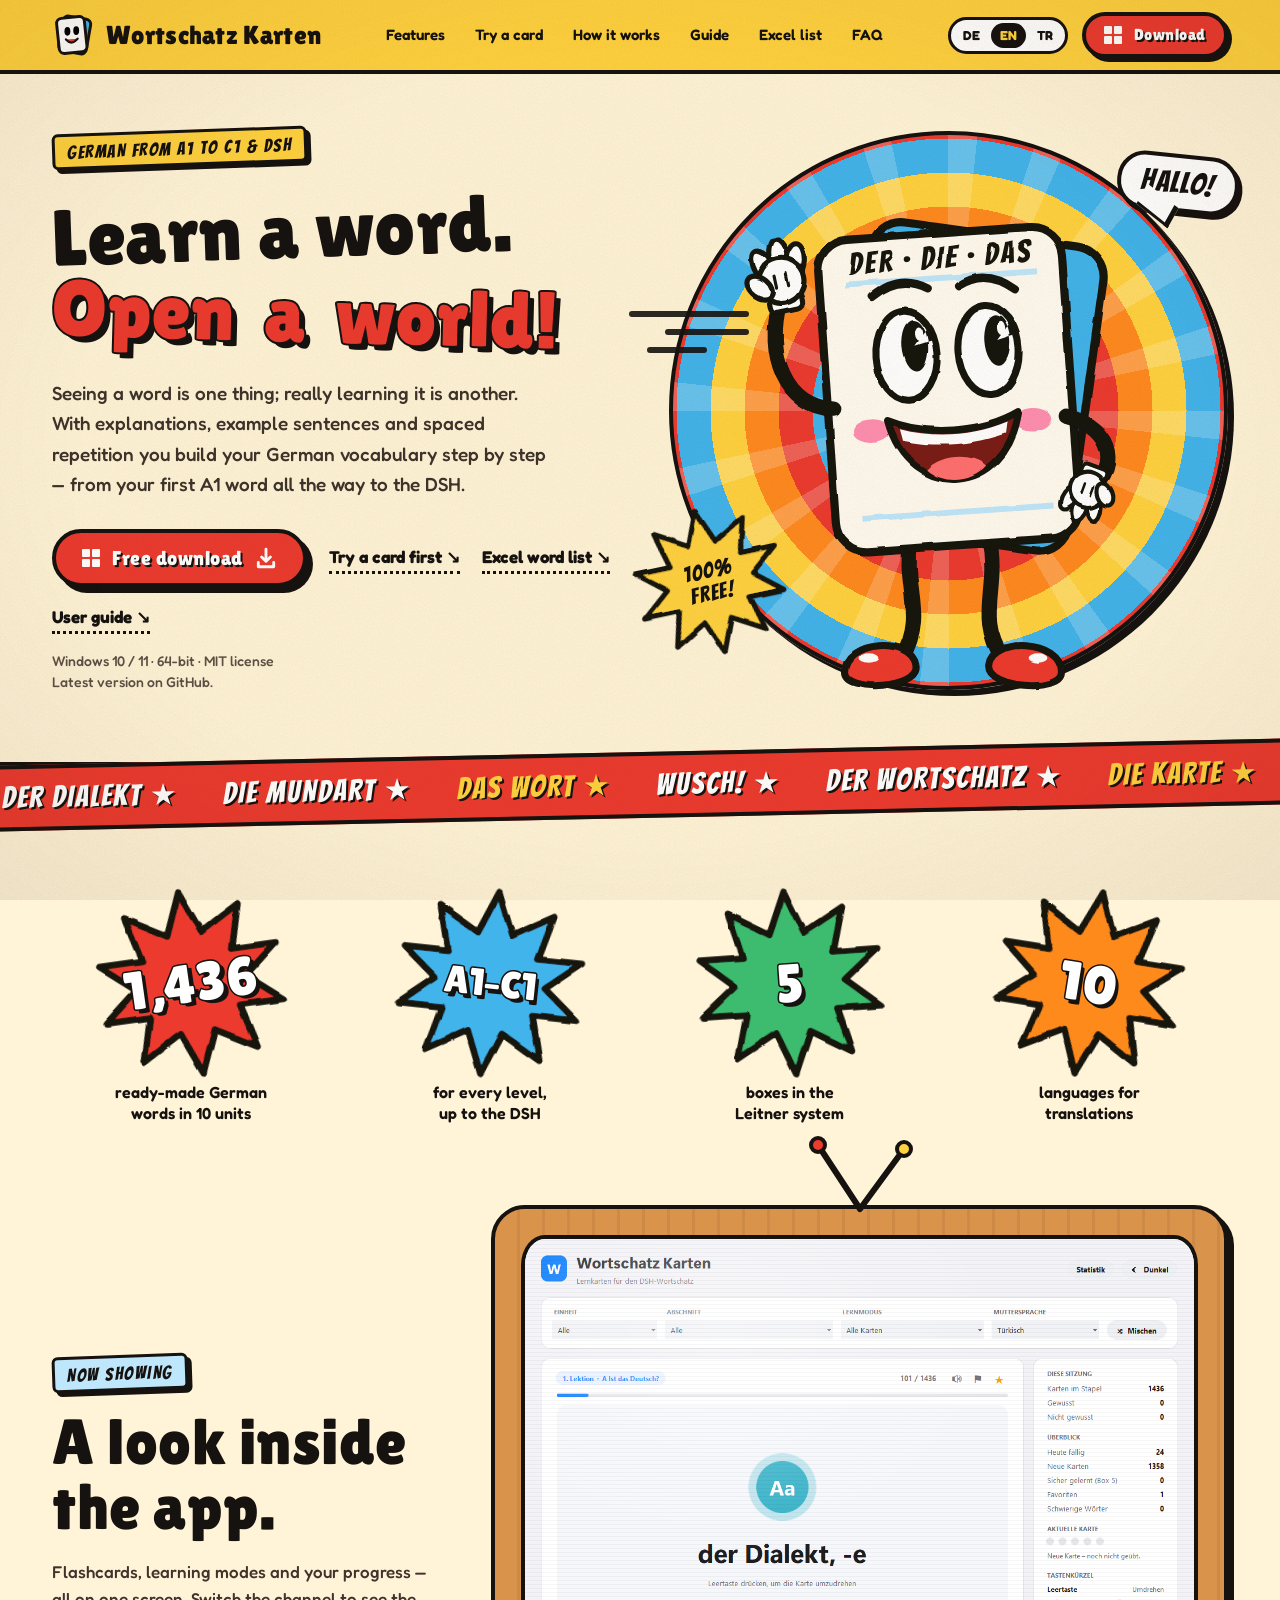
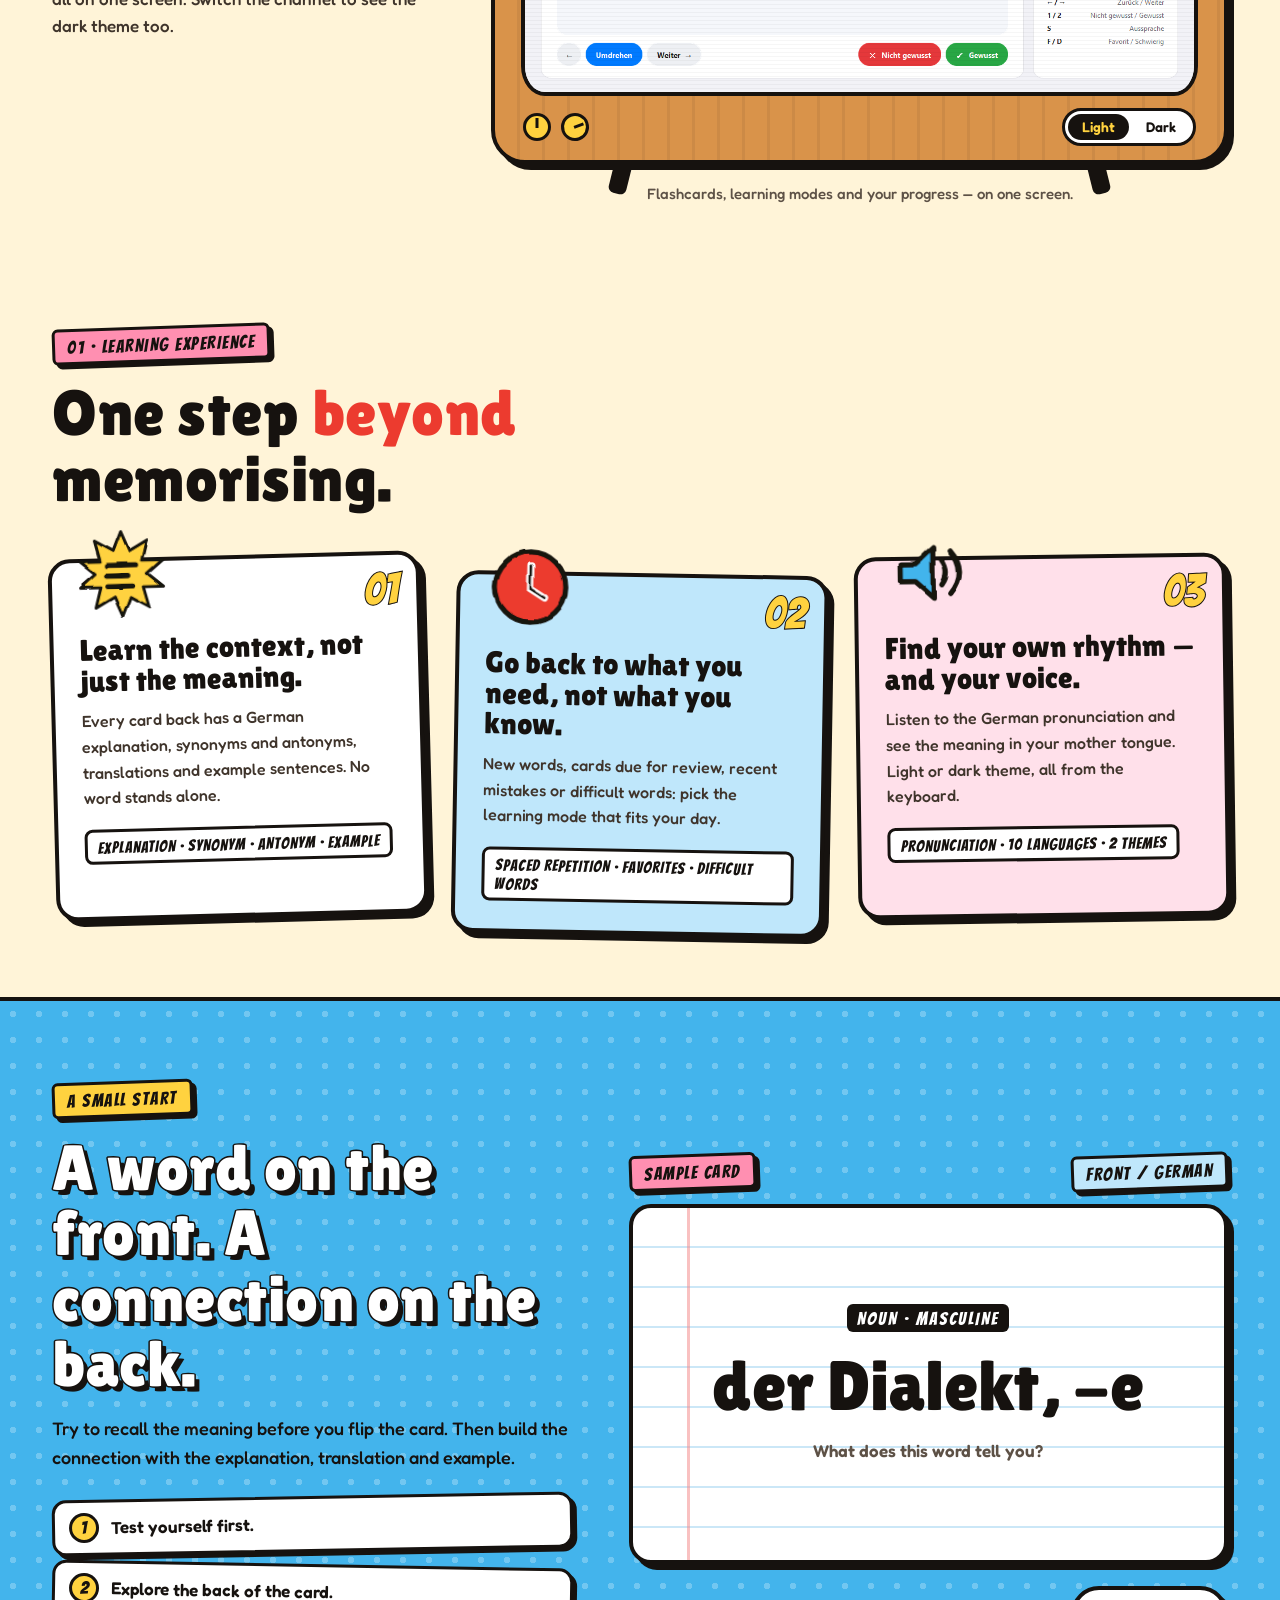
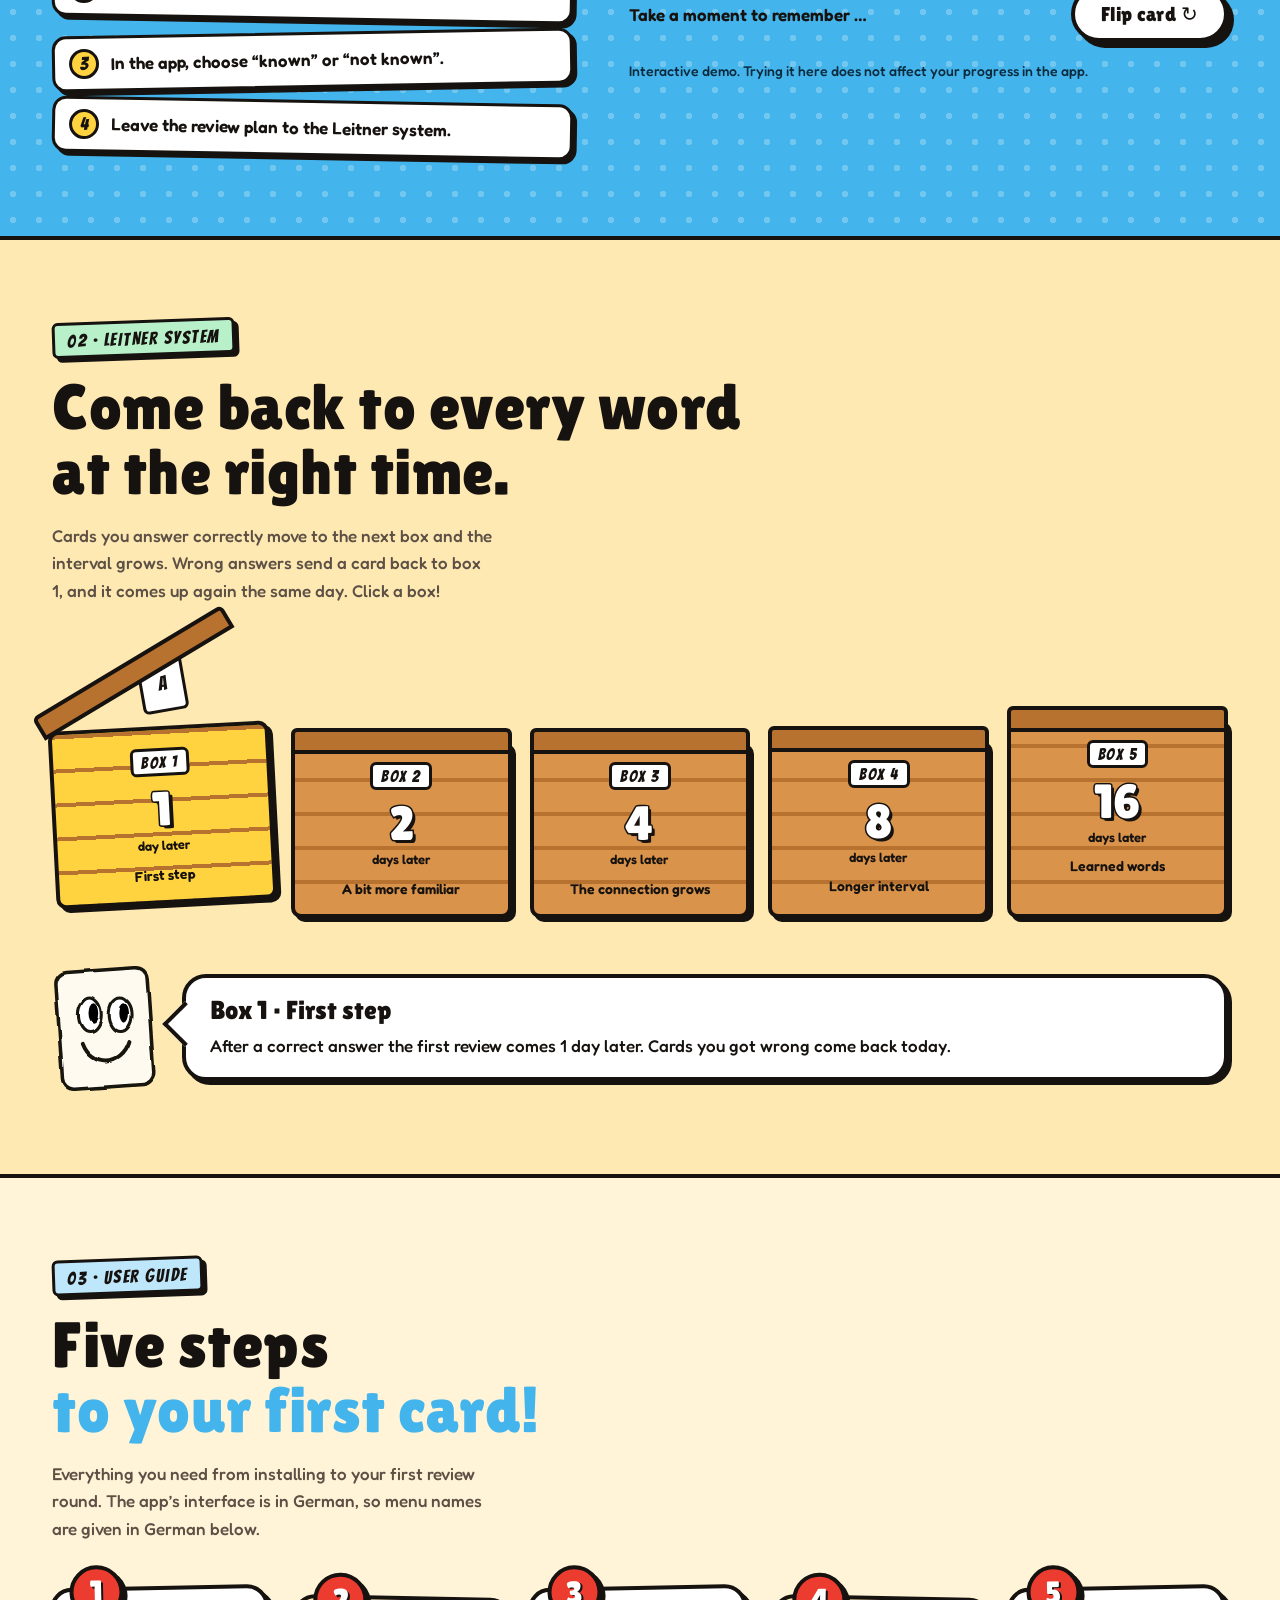
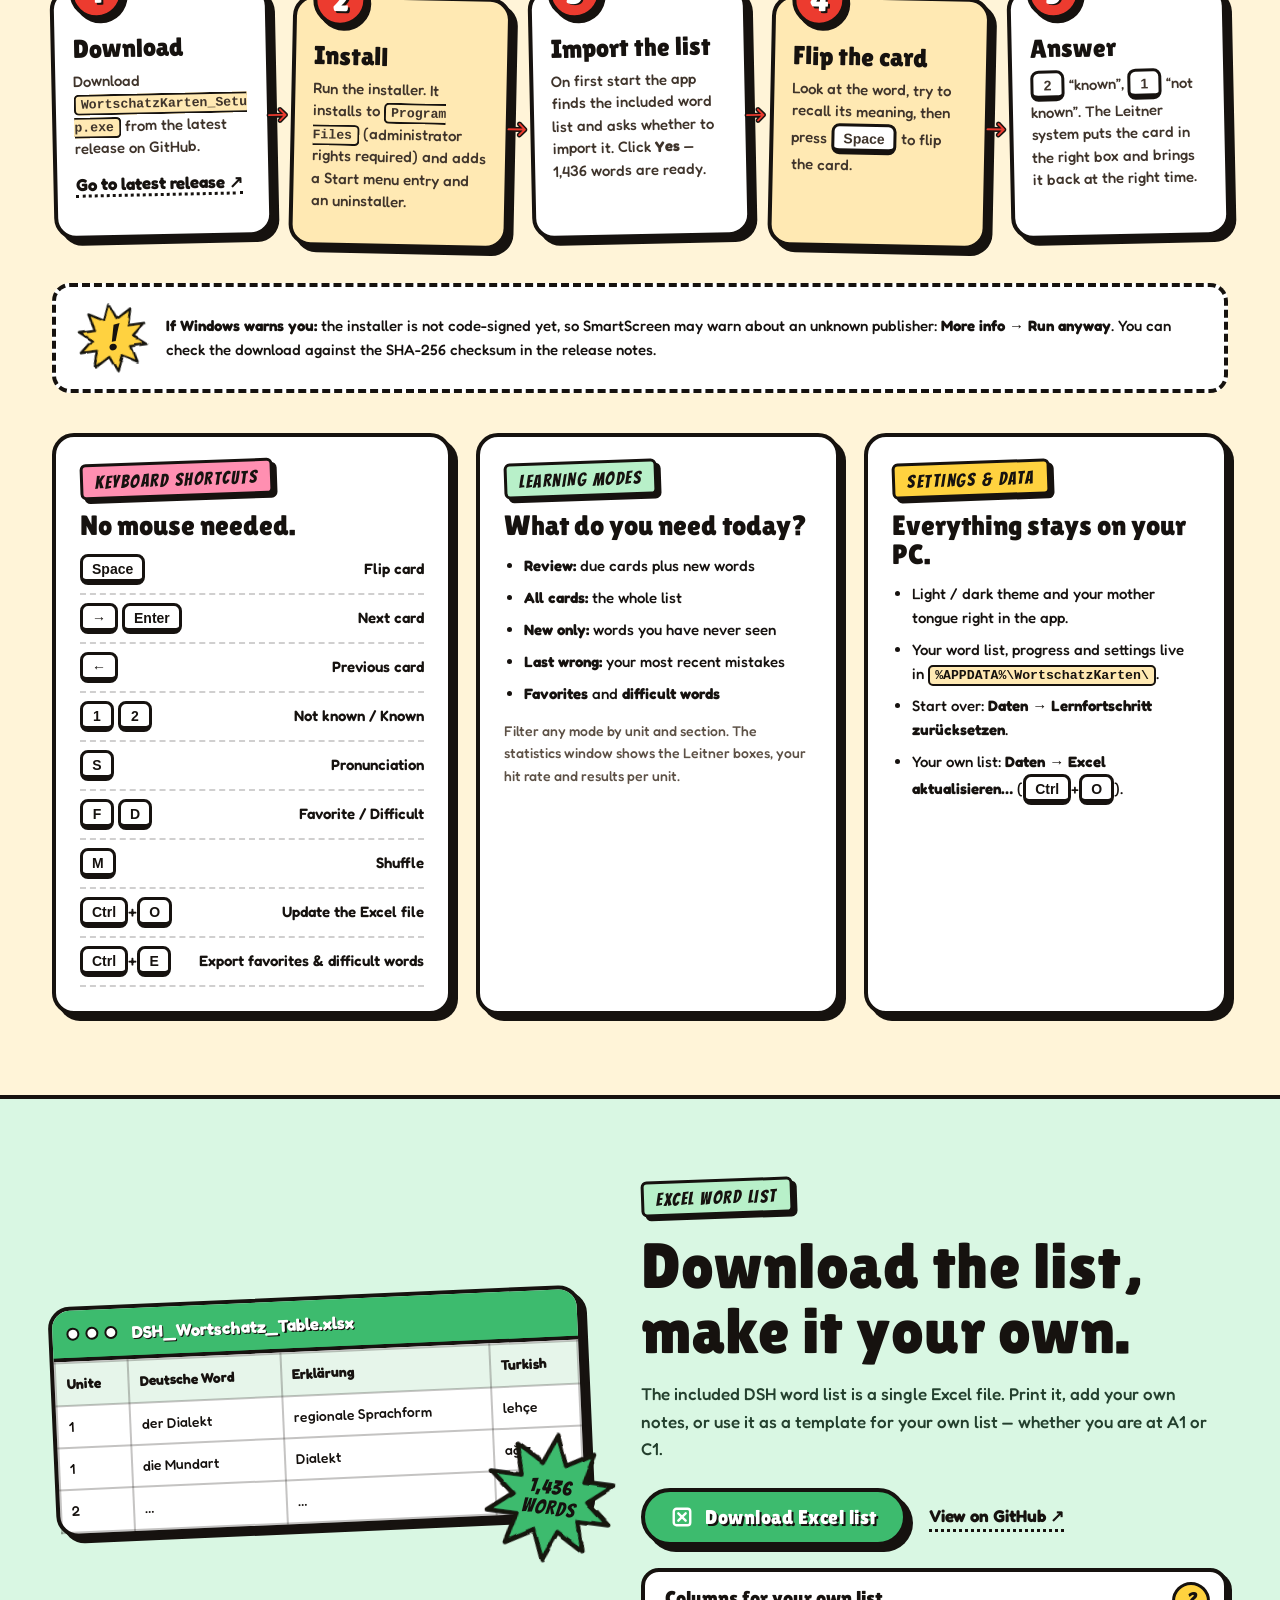
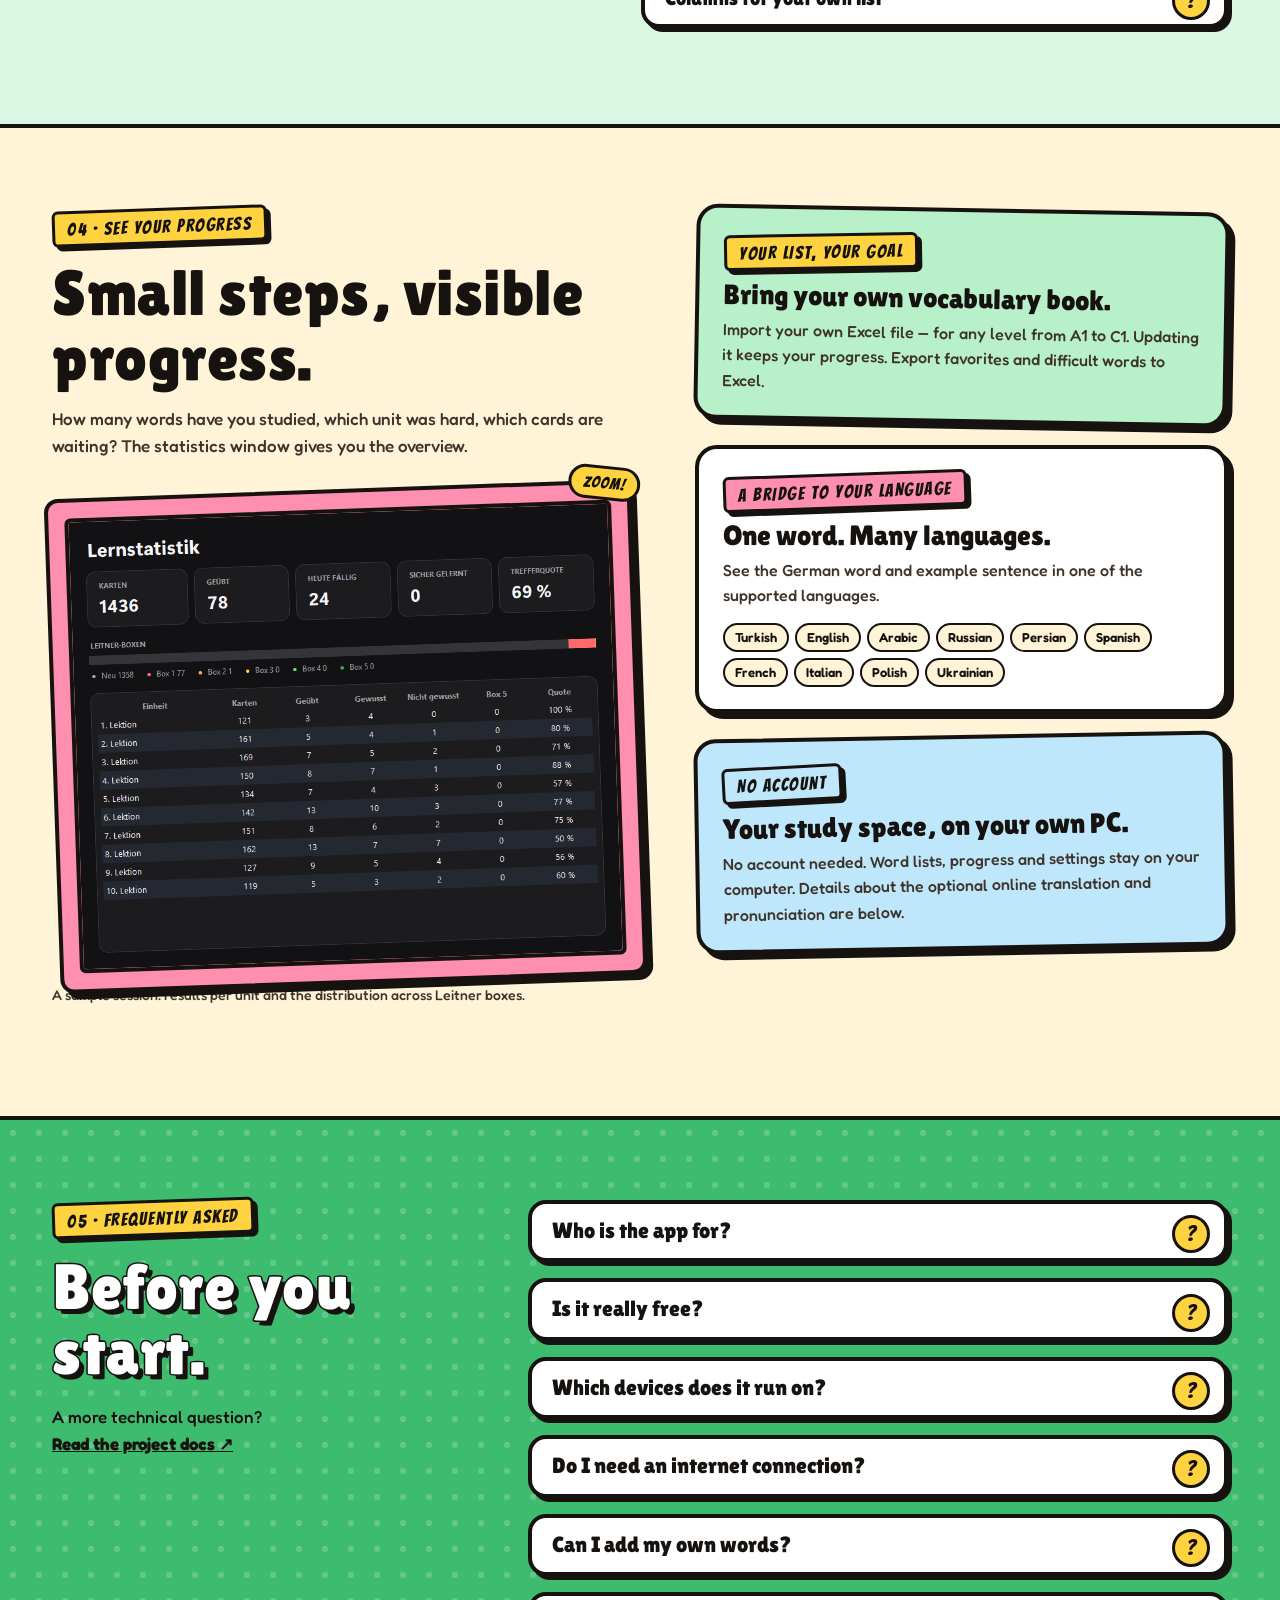
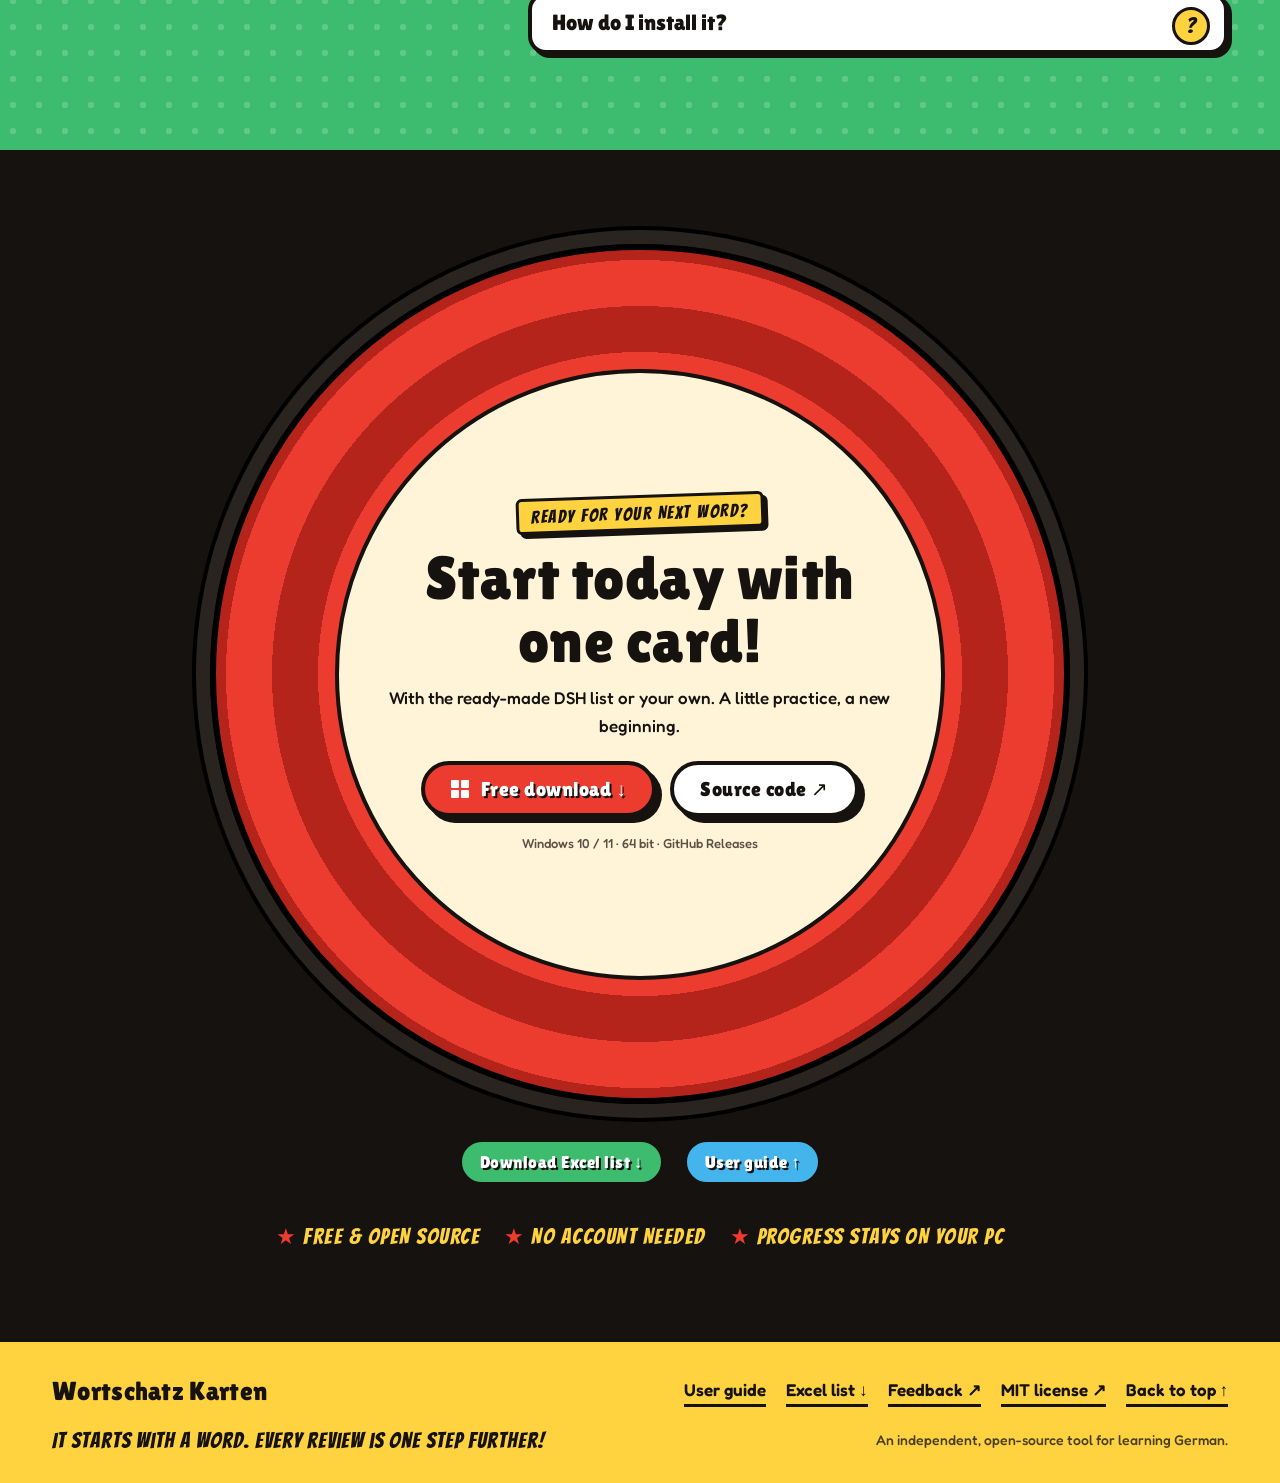
<file: docs/en/index.html>
<!doctype html>
<html lang="en" data-assets="../assets/">
<head>
<meta charset="utf-8">
<meta name="viewport" content="width=device-width,initial-scale=1">
<meta name="description" content="Wortschatz Karten: free flashcard app for Windows. German from A1 to C1 and for the DSH exam. 1,436 words, Leitner spaced repetition, pronunciation and translations in 10 languages.">
<meta name="theme-color" content="#ffd23f">
<title>Wortschatz Karten — It starts with a word!</title>
<link rel="alternate" hreflang="de" href="../de/">
<link rel="alternate" hreflang="en" href="../en/">
<link rel="alternate" hreflang="tr" href="../tr/">
<link rel="alternate" hreflang="x-default" href="../">
<link rel="preconnect" href="https://fonts.googleapis.com">
<link rel="preconnect" href="https://fonts.gstatic.com" crossorigin>
<link href="https://fonts.googleapis.com/css2?family=Bangers&family=Fredoka:wght@400;500;600;700&family=Lilita+One&display=swap" rel="stylesheet">
<link rel="stylesheet" href="../assets/style.css">
</head>
<body>
<a href="#main" class="skip">Skip to content</a>
<!-- Paylaşılan SVG tanımları: "kaynayan çizgi" filtresi ve ortak şekiller -->
<svg width="0" height="0" style="position:absolute" aria-hidden="true">
  <defs>
    <filter id="boil" x="-10%" y="-10%" width="120%" height="120%">
      <feTurbulence id="boil-noise" type="fractalNoise" baseFrequency="0.035" numOctaves="2" seed="1" result="n"/>
      <feDisplacementMap in="SourceGraphic" in2="n" scale="3.2" xChannelSelector="R" yChannelSelector="G"/>
    </filter>
    <symbol id="starburst" viewBox="-100 -100 200 200">
      <polygon points="0,-96 18,-52 60,-76 48,-30 94,-30 58,0 94,30 48,30 60,76 18,52 0,96 -18,52 -60,76 -48,30 -94,30 -58,0 -94,-30 -48,-30 -60,-76 -18,-52" stroke="#16120f" stroke-width="7" stroke-linejoin="round"/>
    </symbol>
    <symbol id="glove" viewBox="-40 -40 80 80">
      <g stroke="#16120f" stroke-width="5" fill="#fff" stroke-linejoin="round">
        <rect x="-16" y="16" width="32" height="16" rx="6"/>
        <ellipse cx="-14" cy="-14" rx="9" ry="18" transform="rotate(-18 -14 -14)"/>
        <ellipse cx="2" cy="-20" rx="9" ry="19"/>
        <ellipse cx="17" cy="-14" rx="9" ry="17" transform="rotate(16 17 -14)"/>
        <circle cx="0" cy="2" r="22"/>
        <ellipse cx="-22" cy="4" rx="9" ry="14" transform="rotate(-40 -22 4)"/>
        <path d="M-6 -4 v12 M6 -4 v12" fill="none" stroke-width="3" stroke-linecap="round"/>
      </g>
    </symbol>
  </defs>
</svg>


<header class="topbar">
  <div class="wrap">
    <a href="#" class="logo" aria-label="Wortschatz Karten, back to top">
      <svg class="logo-mark" viewBox="0 0 60 60" aria-hidden="true"><rect x="12" y="6" width="38" height="48" rx="7" fill="#43b4ec" stroke="#16120f" stroke-width="4" transform="rotate(10 31 30)"/><rect x="8" y="6" width="38" height="48" rx="7" fill="#fff" stroke="#16120f" stroke-width="4" transform="rotate(-6 27 30)"/><ellipse cx="21" cy="25" rx="4" ry="6"/><ellipse cx="33" cy="24" rx="4" ry="6"/><path d="M19 36 q8 9 16 -1" fill="#ec3b2f" stroke="#16120f" stroke-width="3" stroke-linecap="round"/></svg>
      <span class="logo-text">Wortschatz Karten</span>
    </a>
    <nav class="navlinks" aria-label="Main menu">
      <a href="#ozellikler">Features</a><a href="#dene">Try a card</a><a href="#yontem">How it works</a><a href="#kilavuz">Guide</a><a href="#excel">Excel list</a><a href="#sorular">FAQ</a>
    </nav>
    <div class="topbar-right">
      <a class="gh" href="https://github.com/smyrna-pergamum/wortschatz-karten" target="_blank" rel="noopener">GitHub ↗</a>
      <nav class="lang" aria-label="Language"><a href="../de/" hreflang="de" lang="de" title="Deutsch">DE</a><a href="../en/" hreflang="en" lang="en" title="English" aria-current="page">EN</a><a href="../tr/" hreflang="tr" lang="tr" title="Türkçe">TR</a></nav>
      <a class="btn" href="#indir"><span class="winlogo" aria-hidden="true"><i></i><i></i><i></i><i></i></span>Download</a>
    </div>
  </div>
</header>

<main id="main">
<section class="hero" aria-labelledby="hero-heading">
  <div class="wrap">
    <div class="hero-copy">
      <span class="tag">GERMAN FROM A1 TO C1 &amp; DSH</span>
      <h1 id="hero-heading"><span class="l1">Learn a word.</span><span class="l2"><span>Open</span> <span>a</span> <span>world!</span></span></h1>
      <p class="lead">Seeing a word is one thing; really learning it is another. With explanations, example sentences and spaced repetition you build your German vocabulary step by step — from your first A1 word all the way to the DSH.</p>
      <div class="hero-actions">
        <a class="btn download-latest" href="https://github.com/smyrna-pergamum/wortschatz-karten/releases/latest"><span class="winlogo" aria-hidden="true"><i></i><i></i><i></i><i></i></span>Free download<svg viewBox="0 0 20 20" aria-hidden="true" fill="none" stroke="currentColor" stroke-width="2.6" stroke-linecap="round" stroke-linejoin="round"><path d="M10 2v11m-4-4 4 4 4-4M3 14v4h14v-4"/></svg></a>
        <a href="#dene" class="small-link">Try a card first ↘</a>
        <a href="#excel" class="small-link">Excel word list ↘</a>
        <a href="#kilavuz" class="small-link">User guide ↘</a>
      </div>
      <p class="subcta">Windows 10 / 11 · 64-bit · MIT license<br>Latest version on GitHub.</p>
    </div>

    <div class="stage" aria-hidden="true">
      <div class="rings"></div>
      <div class="speedlines"><i></i><i></i><i></i></div>
      <svg class="mascot" viewBox="0 0 400 470">
        <!-- bacaklar -->
        <g fill="none" stroke="#16120f" stroke-width="13" stroke-linecap="round">
          <path d="M168 318 C160 360 182 382 160 420"/>
          <path d="M234 318 C244 360 222 384 246 420"/>
        </g>
        <!-- ayakkabılar -->
        <g stroke="#16120f" stroke-width="6">
          <path d="M112 432 C112 404 168 402 172 426 C176 446 112 450 112 432Z" fill="#ec3b2f"/>
          <path d="M234 426 C236 402 296 404 296 432 C296 450 232 446 234 426Z" fill="#ec3b2f"/>
          <ellipse cx="132" cy="420" rx="8" ry="4" fill="#fff" stroke="none"/>
          <ellipse cx="276" cy="420" rx="8" ry="4" fill="#fff" stroke="none"/>
        </g>
        <!-- arkadaki kart -->
        <rect x="118" y="58" width="200" height="262" rx="26" fill="#43b4ec" stroke="#16120f" stroke-width="7" transform="rotate(8 218 189)"/>
        <!-- gövde kart -->
        <g transform="rotate(-4 200 190)">
          <rect x="96" y="58" width="208" height="266" rx="26" fill="#fffaf0" stroke="#16120f" stroke-width="7"/>
          <path d="M118 96 h164 M118 296 h164" stroke="#bfe7fb" stroke-width="5"/>
          <text x="200" y="88" text-anchor="middle" font-family="Bangers, Impact, sans-serif" font-size="26" letter-spacing="2" fill="#16120f">DER · DIE · DAS</text>
          <!-- gözler -->
          <g class="blink">
            <ellipse cx="166" cy="160" rx="26" ry="38" fill="#fff" stroke="#16120f" stroke-width="6"/>
            <ellipse cx="236" cy="160" rx="26" ry="38" fill="#fff" stroke="#16120f" stroke-width="6"/>
            <path d="M174 152 m-11 0 a11 22 0 1 0 22 0 a11 22 0 1 0 -22 0Z M174 152 l12 -14 l4 10Z" fill="#16120f" fill-rule="evenodd"/>
            <path d="M244 152 m-11 0 a11 22 0 1 0 22 0 a11 22 0 1 0 -22 0Z M244 152 l12 -14 l4 10Z" fill="#16120f" fill-rule="evenodd"/>
            <ellipse cx="178" cy="142" rx="3.5" ry="6" fill="#fff"/>
            <ellipse cx="248" cy="142" rx="3.5" ry="6" fill="#fff"/>
          </g>
          <!-- kaşlar -->
          <path d="M140 108 q24 -18 48 -4 M214 104 q24 -14 48 6" fill="none" stroke="#16120f" stroke-width="7" stroke-linecap="round"/>
          <!-- yanaklar -->
          <ellipse cx="132" cy="222" rx="16" ry="10" fill="#ff8fb1"/>
          <ellipse cx="270" cy="222" rx="16" ry="10" fill="#ff8fb1"/>
          <!-- ağız -->
          <path d="M146 214 C160 286 244 286 258 214 C226 230 178 230 146 214Z" fill="#7a1d16" stroke="#16120f" stroke-width="6" stroke-linejoin="round"/>
          <path d="M176 258 C190 246 214 246 228 258 C214 272 190 272 176 258Z" fill="#ff6f6f"/>
          <path d="M156 222 C186 232 218 232 248 222 L246 232 C218 240 186 240 158 232Z" fill="#fff"/>
        </g>
        <!-- sağ kol: kalça -->
        <path d="M300 214 C342 224 346 262 316 280" fill="none" stroke="#16120f" stroke-width="13" stroke-linecap="round"/>
        <use href="#glove" x="290" y="250" width="56" height="56" transform="rotate(200 318 278)"/>
        <!-- sol kol: el sallama -->
        <g class="wave">
          <path d="M102 208 C60 206 44 160 56 118" fill="none" stroke="#16120f" stroke-width="13" stroke-linecap="round"/>
          <use href="#glove" x="22" y="62" width="70" height="70" transform="rotate(-12 57 97)"/>
        </g>
      </svg>
      
      <div class="bubble">HALLO!</div>
      <div class="burst"><svg><use href="#starburst" fill="#ffd23f"/></svg><span>100%<br>FREE!</span></div>
    </div>
  </div>
</section>

<div class="ticker" aria-hidden="true"><div class="ticker-track" id="ticker"></div></div>

<div class="wrap">
  <div class="numbers" aria-label="The app at a glance">
    <div class="number"><div class="burst" style="--r:-8deg"><svg><use href="#starburst" fill="#ec3b2f"/></svg><span><strong>1,436</strong></span></div><p>ready-made German<br>words in 10 units</p></div>
    <div class="number"><div class="burst" style="--r:6deg"><svg><use href="#starburst" fill="#43b4ec"/></svg><span><strong class="lvl">A1–C1</strong></span></div><p>for every level,<br>up to the DSH</p></div>
    <div class="number"><div class="burst" style="--r:-4deg"><svg><use href="#starburst" fill="#3dbb6e"/></svg><span><strong>5</strong></span></div><p>boxes in the<br>Leitner system</p></div>
    <div class="number"><div class="burst" style="--r:9deg"><svg><use href="#starburst" fill="#ff8a1f"/></svg><span><strong>10</strong></span></div><p>languages for<br>translations</p></div>
  </div>
</div>

<section id="ekranlar" class="tv-sec" aria-labelledby="tv-heading">
  <div class="wrap tv-grid">
    <div class="tv-copy">
      <span class="tag sky">NOW SHOWING</span>
      <h2 id="tv-heading">A look inside the app.</h2>
      <p>Flashcards, learning modes and your progress — all on one screen. Switch the channel to see the dark theme too.</p>
    </div>
    <figure style="margin:0">
      <div class="tv">
        <svg class="tv-antenna" viewBox="0 0 120 72" aria-hidden="true"><path d="M60 70 L18 6 M60 70 L104 10" stroke="#16120f" stroke-width="6" stroke-linecap="round"/><circle cx="18" cy="6" r="7" fill="#ec3b2f" stroke="#16120f" stroke-width="4"/><circle cx="104" cy="10" r="7" fill="#ffd23f" stroke="#16120f" stroke-width="4"/></svg>
        <button class="screen" id="main-zoom" type="button" aria-label="Enlarge app screenshot">
          <img id="main-screenshot" src="../assets/app-light.png" alt="Wortschatz Karten light theme: flashcard, filters, learning statistics and controls" width="1180" height="800" fetchpriority="high">
          <span class="zoom-hint">ZOOM!</span>
        </button>
        <div class="tv-controls">
          <div class="knobs" aria-hidden="true"><i></i><i></i></div>
          <div class="segmented" role="group" aria-label="Screenshot theme"><button type="button" id="light-btn" aria-pressed="true">Light</button><button type="button" id="dark-btn" aria-pressed="false">Dark</button></div>
        </div>
      </div>
      <figcaption class="caption" id="screen-caption">Flashcards, learning modes and your progress — on one screen.</figcaption>
    </figure>
  </div>
</section>

<section id="ozellikler" class="sec" aria-labelledby="features-heading">
  <div class="wrap">
    <div class="sec-head">
      <div><span class="tag pink">01 · LEARNING EXPERIENCE</span><h2 id="features-heading" style="margin-top:18px">One step <span class="wobble" style="color:var(--red)">beyond</span> memorising.</h2></div>
    </div>
    <div class="features">
      <article class="feature panel">
        <svg class="icon" viewBox="0 0 100 100" aria-hidden="true"><use href="#starburst" fill="#ffd23f" x="0" y="0" width="100" height="100"/><path d="M34 40 h32 M34 52 h24 M34 64 h28" stroke="#16120f" stroke-width="6" stroke-linecap="round"/></svg>
        <span class="feature-index">01</span>
        <h3>Learn the context, not just the meaning.</h3><p>Every card back has a German explanation, synonyms and antonyms, translations and example sentences. No word stands alone.</p><span class="inline-note">EXPLANATION · SYNONYM · ANTONYM · EXAMPLE</span>
      </article>
      <article class="feature panel">
        <svg class="icon" viewBox="0 0 100 100" aria-hidden="true"><circle cx="50" cy="50" r="40" fill="#ec3b2f" stroke="#16120f" stroke-width="6"/><path d="M50 26 v26 l16 10" fill="none" stroke="#fff" stroke-width="8" stroke-linecap="round"/><path d="M50 26 v26 l16 10" fill="none" stroke="#16120f" stroke-width="3" stroke-linecap="round"/></svg>
        <span class="feature-index">02</span>
        <h3>Go back to what you need, not what you know.</h3><p>New words, cards due for review, recent mistakes or difficult words: pick the learning mode that fits your day.</p><span class="inline-note">SPACED REPETITION · FAVORITES · DIFFICULT WORDS</span>
      </article>
      <article class="feature panel">
        <svg class="icon" viewBox="0 0 100 100" aria-hidden="true"><path d="M20 40 h16 l20 -18 v56 l-20 -18 h-16z" fill="#43b4ec" stroke="#16120f" stroke-width="6" stroke-linejoin="round"/><path d="M66 36 q10 14 0 28 M76 26 q20 24 0 48" fill="none" stroke="#16120f" stroke-width="6" stroke-linecap="round"/></svg>
        <span class="feature-index">03</span>
        <h3>Find your own rhythm — and your voice.</h3><p>Listen to the German pronunciation and see the meaning in your mother tongue. Light or dark theme, all from the keyboard.</p><span class="inline-note">PRONUNCIATION · 10 LANGUAGES · 2 THEMES</span>
      </article>
    </div>
  </div>
</section>

<section id="dene" class="sec demo-sec" aria-labelledby="demo-heading">
  <div class="wrap demo-grid">
    <div class="demo-copy">
      <span class="tag">A SMALL START</span>
      <h2 id="demo-heading">A word on the front. A connection on the back.</h2>
      <p>Try to recall the meaning before you flip the card. Then build the connection with the explanation, translation and example.</p>
      <ol class="check-list">
        <li><b>1</b>Test yourself first.</li><li><b>2</b>Explore the back of the card.</li><li><b>3</b>In the app, choose “known” or “not known”.</li><li><b>4</b>Leave the review plan to the Leitner system.</li>
      </ol>
    </div>
    <div>
      <div class="card-wrap">
        <div class="card-meta"><span class="tag pink">SAMPLE CARD</span><span class="tag sky" id="card-side-label">FRONT / GERMAN</span></div>
        <div class="flipper" id="flipper">
          <div class="face front panel" id="card-front">
            <div class="card-label">NOUN · MASCULINE</div>
            <h3 lang="de">der Dialekt, -e</h3>
            <p class="hint">What does this word tell you?</p>
          </div>
          <div class="face back panel" id="card-back" aria-hidden="true">
            <div class="card-label" lang="de">REGIONALE SPRACHFORM</div>
            <p class="definition">dialect, regional speech</p>
            <p class="example" lang="de">„In Bayern hört man viele Dialekte.“</p>
            <div class="word-detail"><span lang="de">Synonym: Mundart</span> · <span lang="de">Antonym: Standardsprache</span></div>
          </div>
        </div>
        <p class="sr" id="card-live" aria-live="polite"></p>
        <div class="card-controls"><span>Take a moment to remember …</span><button class="btn alt" id="flip-card" type="button" aria-pressed="false">Flip card ↻</button></div>
      </div>
      <p class="demo-note">Interactive demo. Trying it here does not affect your progress in the app.</p>
    </div>
  </div>
</section>

<section id="yontem" class="sec method-sec" aria-labelledby="method-heading">
  <div class="wrap">
    <div class="sec-head">
      <div><span class="tag green">02 · LEITNER SYSTEM</span><h2 id="method-heading" style="margin-top:18px">Come back to every word at the right time.</h2></div>
      <p>Cards you answer correctly move to the next box and the interval grows. Wrong answers send a card back to box 1, and it comes up again the same day. Click a box!</p>
    </div>
    <div class="leitner" role="group" aria-label="Leitner review intervals">
      <button type="button" class="crate" data-box="1" aria-pressed="true"><span class="flycard" aria-hidden="true">A</span><span class="box"><span class="box-label">BOX 1</span><span class="box-time">1<small>day later</small></span><span class="box-level">First step</span></span></button>
      <button type="button" class="crate" data-box="2" aria-pressed="false"><span class="flycard" aria-hidden="true">B</span><span class="box"><span class="box-label">BOX 2</span><span class="box-time">2<small>days later</small></span><span class="box-level">A bit more familiar</span></span></button>
      <button type="button" class="crate" data-box="3" aria-pressed="false"><span class="flycard" aria-hidden="true">C</span><span class="box"><span class="box-label">BOX 3</span><span class="box-time">4<small>days later</small></span><span class="box-level">The connection grows</span></span></button>
      <button type="button" class="crate" data-box="4" aria-pressed="false"><span class="flycard" aria-hidden="true">D</span><span class="box"><span class="box-label">BOX 4</span><span class="box-time">8<small>days later</small></span><span class="box-level">Longer interval</span></span></button>
      <button type="button" class="crate" data-box="5" aria-pressed="false"><span class="flycard" aria-hidden="true">★</span><span class="box"><span class="box-label">BOX 5</span><span class="box-time">16<small>days later</small></span><span class="box-level">Learned words</span></span></button>
    </div>
    <div class="method-feedback">
      <svg class="mini" viewBox="80 40 250 300" aria-hidden="true">
        <rect x="96" y="58" width="208" height="266" rx="26" fill="#fffaf0" stroke="#16120f" stroke-width="8" transform="rotate(-4 200 190)"/>
        <ellipse cx="166" cy="160" rx="26" ry="38" fill="#fff" stroke="#16120f" stroke-width="7"/><ellipse cx="236" cy="160" rx="26" ry="38" fill="#fff" stroke="#16120f" stroke-width="7"/>
        <ellipse cx="174" cy="156" rx="11" ry="22"/><ellipse cx="244" cy="156" rx="11" ry="22"/>
        <path d="M150 226 C170 280 238 280 256 222" fill="none" stroke="#16120f" stroke-width="9" stroke-linecap="round"/>
      </svg>
      <div class="talk" aria-live="polite"><strong id="box-title">Box 1 · First step</strong><p id="box-description">After a correct answer the first review comes 1 day later. Cards you got wrong come back today.</p></div>
    </div>
  </div>
</section>

<section id="kilavuz" class="sec guide-sec" aria-labelledby="guide-heading">
  <div class="wrap">
    <div class="sec-head">
      <div><span class="tag sky">03 · USER GUIDE</span><h2 id="guide-heading" style="margin-top:18px">Five steps <span class="wobble" style="color:var(--sky)">to your first card!</span></h2></div>
      <p>Everything you need from installing to your first review round. The app’s interface is in German, so menu names are given in German below.</p>
    </div>
    <ol class="steps">
      <li class="step panel"><span class="step-no">1</span><h3>Download</h3><p>Download <code>WortschatzKarten_Setup.exe</code> from the latest release on GitHub.</p><a class="small-link" href="https://github.com/smyrna-pergamum/wortschatz-karten/releases/latest">Go to latest release ↗</a></li>
      <li class="step panel"><span class="step-no">2</span><h3>Install</h3><p>Run the installer. It installs to <code>Program Files</code> (administrator rights required) and adds a Start menu entry and an uninstaller.</p></li>
      <li class="step panel"><span class="step-no">3</span><h3>Import the list</h3><p>On first start the app finds the included word list and asks whether to import it. Click <b>Yes</b> — 1,436 words are ready.</p></li>
      <li class="step panel"><span class="step-no">4</span><h3>Flip the card</h3><p>Look at the word, try to recall its meaning, then press <kbd>Space</kbd> to flip the card.</p></li>
      <li class="step panel"><span class="step-no">5</span><h3>Answer</h3><p><kbd>2</kbd> “known”, <kbd>1</kbd> “not known”. The Leitner system puts the card in the right box and brings it back at the right time.</p></li>
    </ol>
    <div class="smartscreen"><span class="burst mini-burst" aria-hidden="true"><svg><use href="#starburst" fill="#ffd23f"/></svg><span>!</span></span><p><b>If Windows warns you:</b> the installer is not code-signed yet, so SmartScreen may warn about an unknown publisher: <b>More info → Run anyway</b>. You can check the download against the SHA-256 checksum in the release notes.</p></div>
    <div class="guide-grid">
      <article class="panel guide-card">
        <span class="tag pink">KEYBOARD SHORTCUTS</span>
        <h3>No mouse needed.</h3>
        <dl class="keys">
          <div><dt><kbd>Space</kbd></dt><dd>Flip card</dd></div>
          <div><dt><kbd>→</kbd> <kbd>Enter</kbd></dt><dd>Next card</dd></div>
          <div><dt><kbd>←</kbd></dt><dd>Previous card</dd></div>
          <div><dt><kbd>1</kbd> <kbd>2</kbd></dt><dd>Not known / Known</dd></div>
          <div><dt><kbd>S</kbd></dt><dd>Pronunciation</dd></div>
          <div><dt><kbd>F</kbd> <kbd>D</kbd></dt><dd>Favorite / Difficult</dd></div>
          <div><dt><kbd>M</kbd></dt><dd>Shuffle</dd></div>
          <div><dt><kbd>Ctrl</kbd>+<kbd>O</kbd></dt><dd>Update the Excel file</dd></div>
          <div><dt><kbd>Ctrl</kbd>+<kbd>E</kbd></dt><dd>Export favorites &amp; difficult words</dd></div>
        </dl>
      </article>
      <article class="panel guide-card">
        <span class="tag green">LEARNING MODES</span>
        <h3>What do you need today?</h3>
        <ul class="modes"><li><b>Review:</b> due cards plus new words</li><li><b>All cards:</b> the whole list</li><li><b>New only:</b> words you have never seen</li><li><b>Last wrong:</b> your most recent mistakes</li><li><b>Favorites</b> and <b>difficult words</b></li></ul>
        <p class="guide-note">Filter any mode by unit and section. The statistics window shows the Leitner boxes, your hit rate and results per unit.</p>
      </article>
      <article class="panel guide-card">
        <span class="tag">SETTINGS &amp; DATA</span>
        <h3>Everything stays on your PC.</h3>
        <ul class="modes"><li>Light / dark theme and your mother tongue right in the app.</li><li>Your word list, progress and settings live in <code>%APPDATA%\WortschatzKarten\</code>.</li><li>Start over: <b lang="de">Daten → Lernfortschritt zurücksetzen</b>.</li><li>Your own list: <b lang="de">Daten → Excel aktualisieren…</b> (<kbd>Ctrl</kbd>+<kbd>O</kbd>).</li></ul>
      </article>
    </div>
  </div>
</section>

<section id="excel" class="sec excel-sec" aria-labelledby="excel-heading">
  <div class="wrap excel-grid">
    <div class="excel-sheet panel" aria-hidden="true">
      <div class="sheet-bar"><i></i><i></i><i></i><span>DSH_Wortschatz_Table.xlsx</span></div>
      <table>
        <tr><th>Unite</th><th>Deutsche Word</th><th>Erklärung</th><th>Turkish</th></tr>
        <tr><td>1</td><td>der Dialekt</td><td>regionale Sprachform</td><td>lehçe</td></tr>
        <tr><td>1</td><td>die Mundart</td><td>Dialekt</td><td>ağız</td></tr>
        <tr><td>2</td><td>…</td><td>…</td><td>…</td></tr>
      </table>
      <span class="burst sheet-burst"><svg><use href="#starburst" fill="#3dbb6e"/></svg><span>1,436<br>WORDS</span></span>
    </div>
    <div>
      <span class="tag green">EXCEL WORD LIST</span>
      <h2 id="excel-heading" style="margin:18px 0 16px">Download the list, make it your own.</h2>
      <p>The included DSH word list is a single Excel file. Print it, add your own notes, or use it as a template for your own list — whether you are at A1 or C1.</p>
      <div class="hero-actions" style="margin:26px 0 22px">
        <a class="btn" style="--bg:var(--green)" href="https://github.com/smyrna-pergamum/wortschatz-karten/raw/main/DSH_Wortschatz_Table.xlsx" download><svg viewBox="0 0 24 24" aria-hidden="true" fill="none" stroke="currentColor" stroke-width="2.6" stroke-linejoin="round"><rect x="3" y="3" width="18" height="18" rx="3"/><path d="M8 8l8 8M16 8l-8 8" stroke-linecap="round"/></svg>Download Excel list</a>
        <a class="small-link" href="https://github.com/smyrna-pergamum/wortschatz-karten/blob/main/DSH_Wortschatz_Table.xlsx" target="_blank" rel="noopener">View on GitHub ↗</a>
      </div>
      <details class="cols"><summary>Columns for your own list</summary>
        <div class="cols-body">
          <p>The header row must be within the first 15 rows. German, English and Turkish column names are recognised. Only the <b>word</b> column is required.</p>
          <table class="col-table">
            <tr><th>Column</th><th>Meaning</th><th>Required</th></tr>
            <tr><td><code>Unite</code> / <code>Lektion</code></td><td>Unit</td><td>no*</td></tr>
            <tr><td><code>Abschnitt</code></td><td>Section / topic</td><td>no</td></tr>
            <tr><td><code>Deutsche Word</code> / <code>Wort</code></td><td>German word</td><td><b>yes</b></td></tr>
            <tr><td><code>Erklärung</code></td><td>German explanation</td><td>no</td></tr>
            <tr><td><code>Synonym</code> / <code>Antonym</code></td><td>Synonyms / antonyms</td><td>no</td></tr>
            <tr><td><code>English</code></td><td>English meaning</td><td>no</td></tr>
            <tr><td><code>Turkish</code> / <code>Muttersprache</code></td><td>Turkish meaning</td><td>no</td></tr>
            <tr><td><code>Beispiel</code></td><td>Example sentence</td><td>no</td></tr>
          </table>
          <p class="guide-note">* Without a unit column, the sheet name is used. When you re-import an updated list, progress is matched by unit and word and kept.</p>
        </div>
      </details>
    </div>
  </div>
</section>

<section class="sec" aria-labelledby="insights-heading">
  <div class="wrap insights">
    <div class="stats-panel">
      <span class="tag">04 · SEE YOUR PROGRESS</span>
      <h2 id="insights-heading">Small steps, visible progress.</h2>
      <p>How many words have you studied, which unit was hard, which cards are waiting? The statistics window gives you the overview.</p>
      <button class="frame" id="stats-zoom" type="button" aria-label="Enlarge learning statistics"><img src="../assets/stats.png" alt="Learning statistics: card counts, Leitner boxes, hit rate and results per unit" width="820" height="680" loading="lazy"><span class="zoom-hint" aria-hidden="true">ZOOM!</span></button>
      <p class="stats-caption">A sample session: results per unit and the distribution across Leitner boxes.</p>
    </div>
    <aside class="aside-features" aria-label="More features">
      <article class="aside-feature panel"><span class="tag">YOUR LIST, YOUR GOAL</span><h3>Bring your own vocabulary book.</h3><p>Import your own Excel file — for any level from A1 to C1. Updating it keeps your progress. Export favorites and difficult words to Excel.</p></article>
      <article class="aside-feature panel"><span class="tag pink">A BRIDGE TO YOUR LANGUAGE</span><h3>One word. Many languages.</h3><p>See the German word and example sentence in one of the supported languages.</p><div class="languages"><span>Turkish</span><span>English</span><span>Arabic</span><span>Russian</span><span>Persian</span><span>Spanish</span><span>French</span><span>Italian</span><span>Polish</span><span>Ukrainian</span></div></article>
      <article class="aside-feature panel"><span class="tag sky">NO ACCOUNT</span><h3>Your study space, on your own PC.</h3><p>No account needed. Word lists, progress and settings stay on your computer. Details about the optional online translation and pronunciation are below.</p></article>
    </aside>
  </div>
</section>

<section id="sorular" class="sec faq-sec" aria-labelledby="faq-heading">
  <div class="wrap faq">
    <div>
      <span class="tag">05 · FREQUENTLY ASKED</span>
      <h2 id="faq-heading">Before you start.</h2>
      <p class="faq-intro">A more technical question?<br><a href="https://github.com/smyrna-pergamum/wortschatz-karten#readme" target="_blank" rel="noopener">Read the project docs ↗</a></p>
    </div>
    <div><details><summary>Who is the app for?</summary><p>For anyone learning German — from A1 to C1 — and for students preparing for the DSH. The included list covers DSH vocabulary; with your own Excel list you can study at any level. The app’s interface is in German.</p></details>
      <details><summary>Is it really free?</summary><p>Yes. Wortschatz Karten is free and open source under the MIT license. The source code is on GitHub. No account is needed.</p></details>
      <details><summary>Which devices does it run on?</summary><p>The installer is for Windows 10 and Windows 11, 64-bit. The card on this page is only a demo; the full app is installed on Windows.</p></details>
      <details><summary>Do I need an internet connection?</summary><p>Flashcards and progress tracking work offline. The optional translation and online pronunciation need internet; results are cached. For translation, the German word and example sentence are sent to Google Translate (sentences fall back to MyMemory); for online pronunciation, the word is sent to Google’s text-to-speech service. With a German Windows voice, pronunciation also works offline.</p></details>
      <details><summary>Can I add my own words?</summary><p>Yes. Use <span lang="de">Daten → Excel aktualisieren…</span> to import your Excel (.xlsx) file. Only the word column is required; explanation, translation, synonyms, antonyms and example sentences are optional. <a href="https://github.com/smyrna-pergamum/wortschatz-karten/raw/main/DSH_Wortschatz_Table.xlsx" download>Download the sample file.</a> The column list is in the <a href="#excel">Excel section</a>.</p></details>
      <details><summary>How do I install it?</summary><p>The download button takes you to the latest release on GitHub. Download <strong>WortschatzKarten_Setup.exe</strong> and follow the installer (administrator rights required). On first start, accept the offer to import the word list. Step by step: <a href="#kilavuz">user guide</a>.</p></details></div>
  </div>
</section>

<section id="indir" class="download-sec" aria-labelledby="download-heading">
  <div class="wrap">
    <div class="iris iris-reveal" id="iris">
      <div class="iris-inner">
        <span class="tag">READY FOR YOUR NEXT WORD?</span>
        <h2 id="download-heading">Start today with one card!</h2>
        <p>With the ready-made DSH list or your own. A little practice, a new beginning.</p>
        <div class="download-links">
          <a class="btn download-latest" href="https://github.com/smyrna-pergamum/wortschatz-karten/releases/latest"><span class="winlogo" aria-hidden="true"><i></i><i></i><i></i><i></i></span>Free download ↓</a>
          <a class="btn alt" href="https://github.com/smyrna-pergamum/wortschatz-karten" target="_blank" rel="noopener">Source code ↗</a>
        </div>
        <div class="download-foot">Windows 10 / 11 · 64 bit · GitHub Releases</div>
      </div>
    </div>
    <div class="iris-extra">
      <a class="btn" style="--bg:var(--green)" href="https://github.com/smyrna-pergamum/wortschatz-karten/raw/main/DSH_Wortschatz_Table.xlsx" download>Download Excel list ↓</a>
      <a class="btn sky" href="#kilavuz">User guide ↑</a>
    </div>
    <div class="privacy-line"><span>FREE &amp; OPEN SOURCE</span><span>NO ACCOUNT NEEDED</span><span>PROGRESS STAYS ON YOUR PC</span></div>
  </div>
</section>
</main>

<footer>
  <div class="wrap">
    <div class="footer-main">
      <a href="#" class="logo">Wortschatz Karten</a>
      <div class="footer-links"><a href="#kilavuz">User guide</a><a href="https://github.com/smyrna-pergamum/wortschatz-karten/raw/main/DSH_Wortschatz_Table.xlsx" download>Excel list ↓</a><a href="https://github.com/smyrna-pergamum/wortschatz-karten/issues" target="_blank" rel="noopener">Feedback ↗</a><a href="https://github.com/smyrna-pergamum/wortschatz-karten/blob/main/LICENSE" target="_blank" rel="noopener">MIT license ↗</a><a href="#main">Back to top ↑</a></div>
    </div>
    <div class="footer-bottom"><p>It starts with a word. Every review is one step further!</p><span>An independent, open-source tool for learning German.</span></div>
  </div>
</footer>

<dialog id="image-dialog" aria-labelledby="dialog-title">
  <div class="dialog-head"><span id="dialog-title">App · Light theme</span><button type="button" id="close-dialog">Close ×</button></div>
  <img id="dialog-image" class="dialog-img" src="../assets/app-light.png" alt="Wortschatz Karten light theme: flashcard, filters, learning statistics and controls">
</dialog>

<script>window.T={"altLight": "Wortschatz Karten light theme: flashcard, filters, learning statistics and controls", "altDark": "Wortschatz Karten dark theme: German explanation, translations and example sentence", "altStats": "Learning statistics: card counts, Leitner boxes, hit rate and results per unit", "capLight": "Flashcards, learning modes and your progress — on one screen.", "capDark": "The back of a card: explanation, translation, synonyms and antonyms.", "sideFront": "FRONT / GERMAN", "sideBack": "BACK / MEANING & CONTEXT", "flip": "Flip card ↻", "flipBack": "Back to the front ↻", "liveFront": "Front: der Dialekt.", "liveBack": "Back: dialect, regional speech. In Bayern hört man viele Dialekte. Synonym: Mundart, antonym: Standardsprache.", "box": "Box", "boxes": [["First step", "After a correct answer the first review comes 1 day later. Cards you got wrong come back today."], ["A bit more familiar", "In box 2, a correctly answered card gets a new interval of 2 days."], ["The connection grows", "In box 3 the interval rises to 4 days. You study the words you remember less often."], ["Longer interval", "Cards in box 4 are reviewed after 8 days. A wrong answer means back to box 1."], ["Learned words", "Cards in box 5 count as learned and are reviewed every 16 days."]], "dlgLight": "App · Light theme", "dlgDark": "App · Dark theme", "dlgStats": "Learning statistics"};</script>
<script src="../assets/app.js"></script>
</body>
</html>
</file>
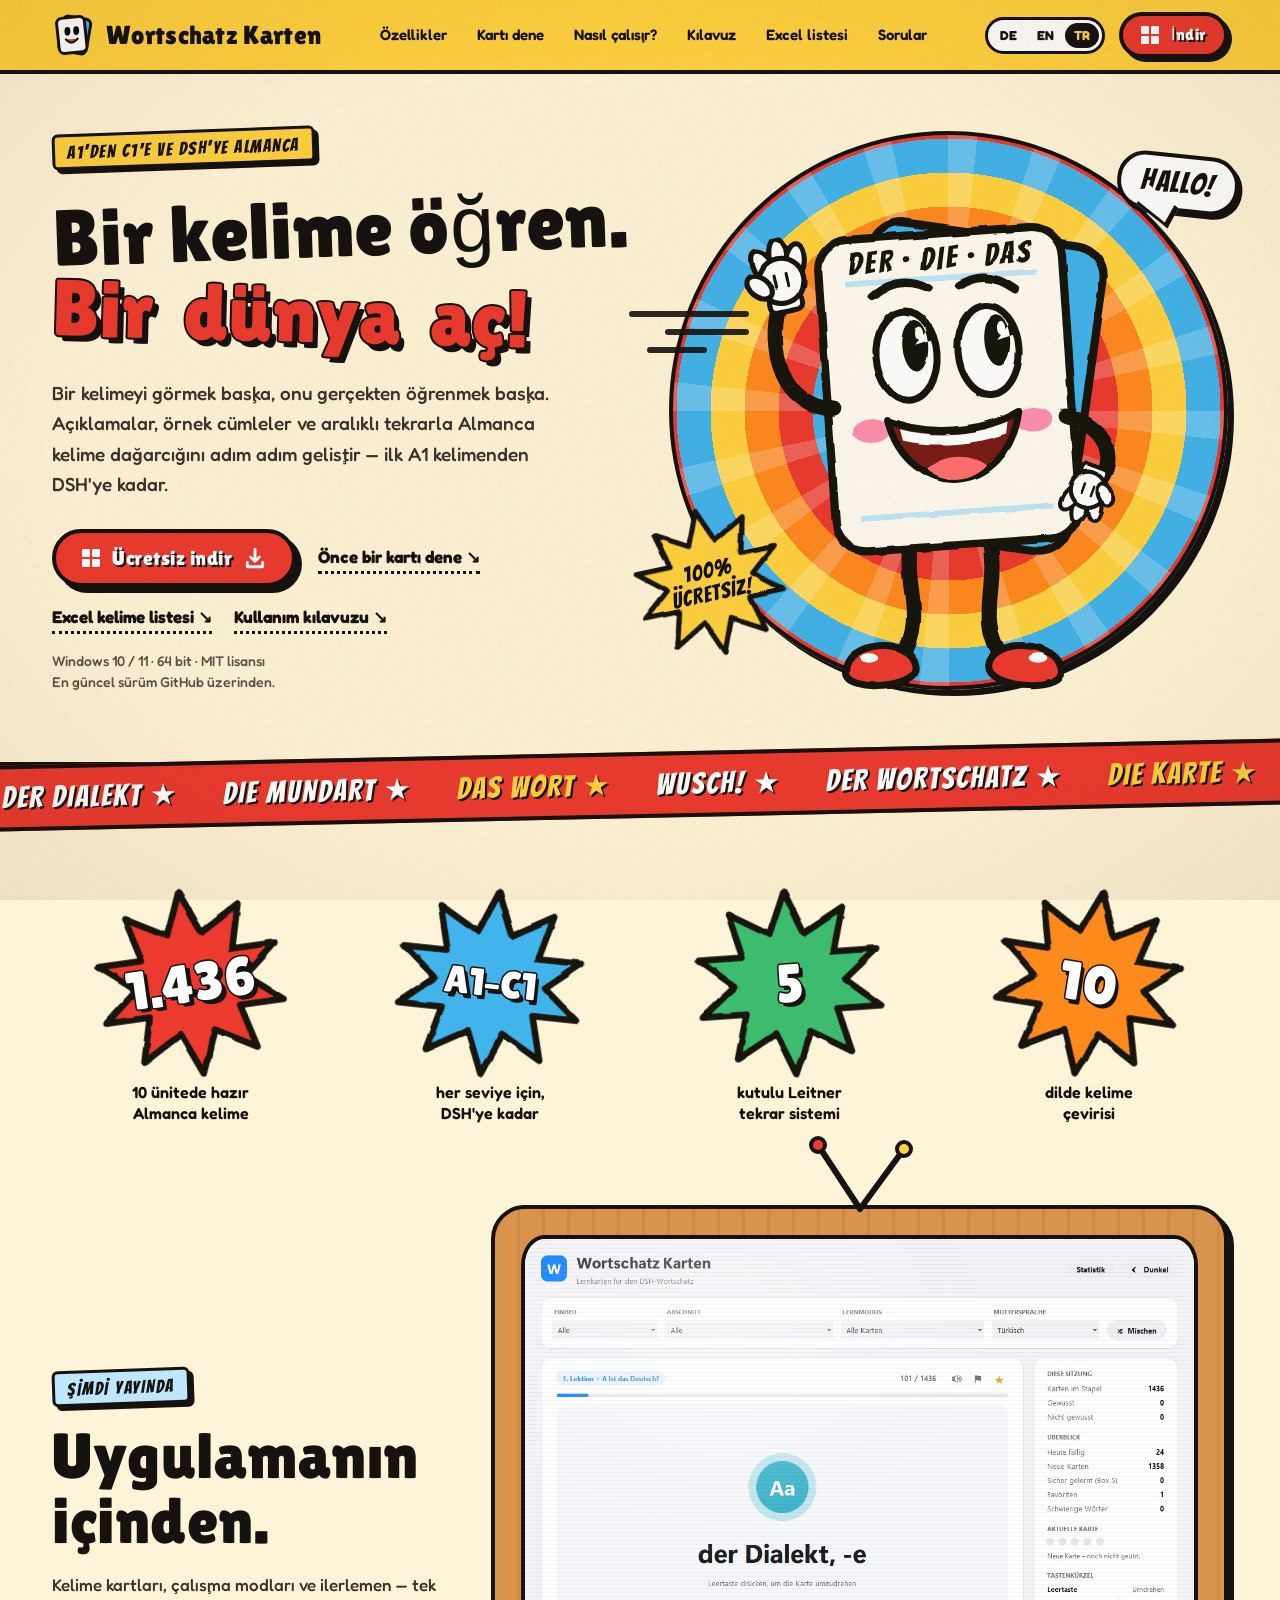
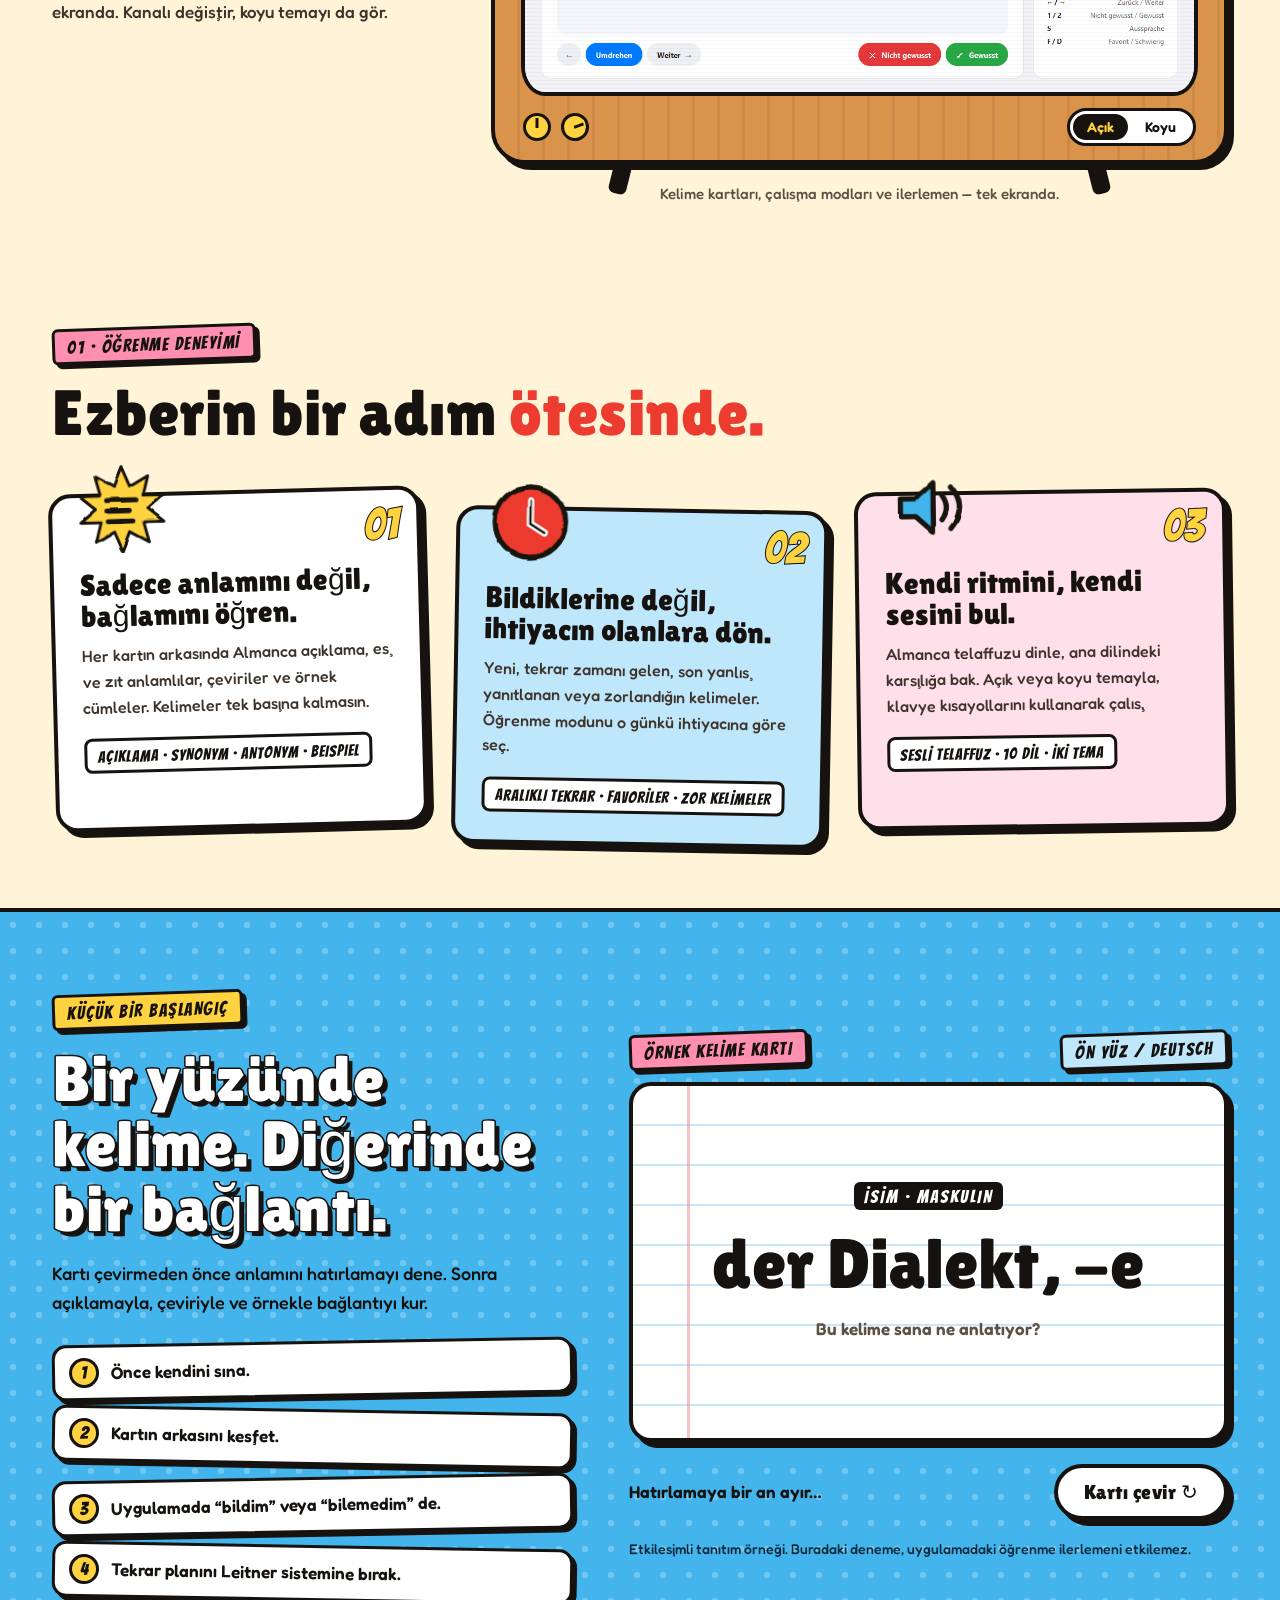
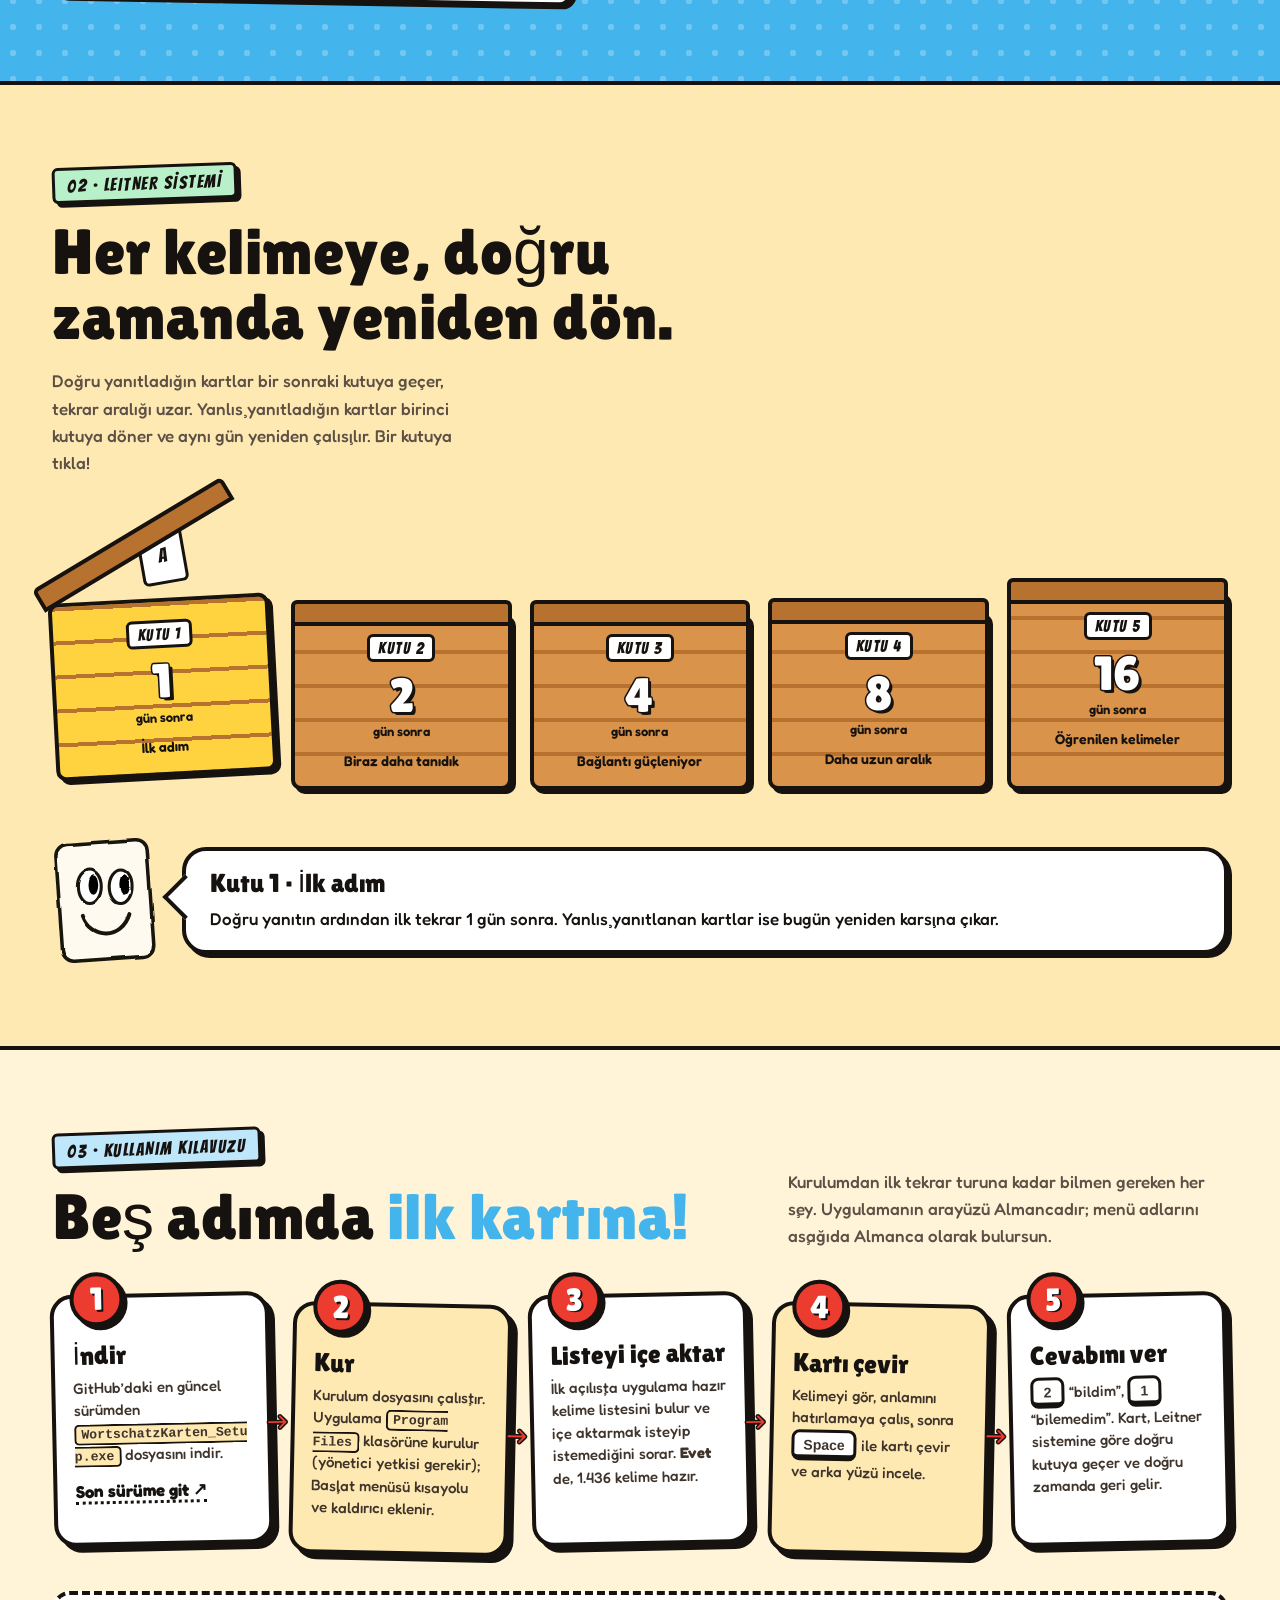
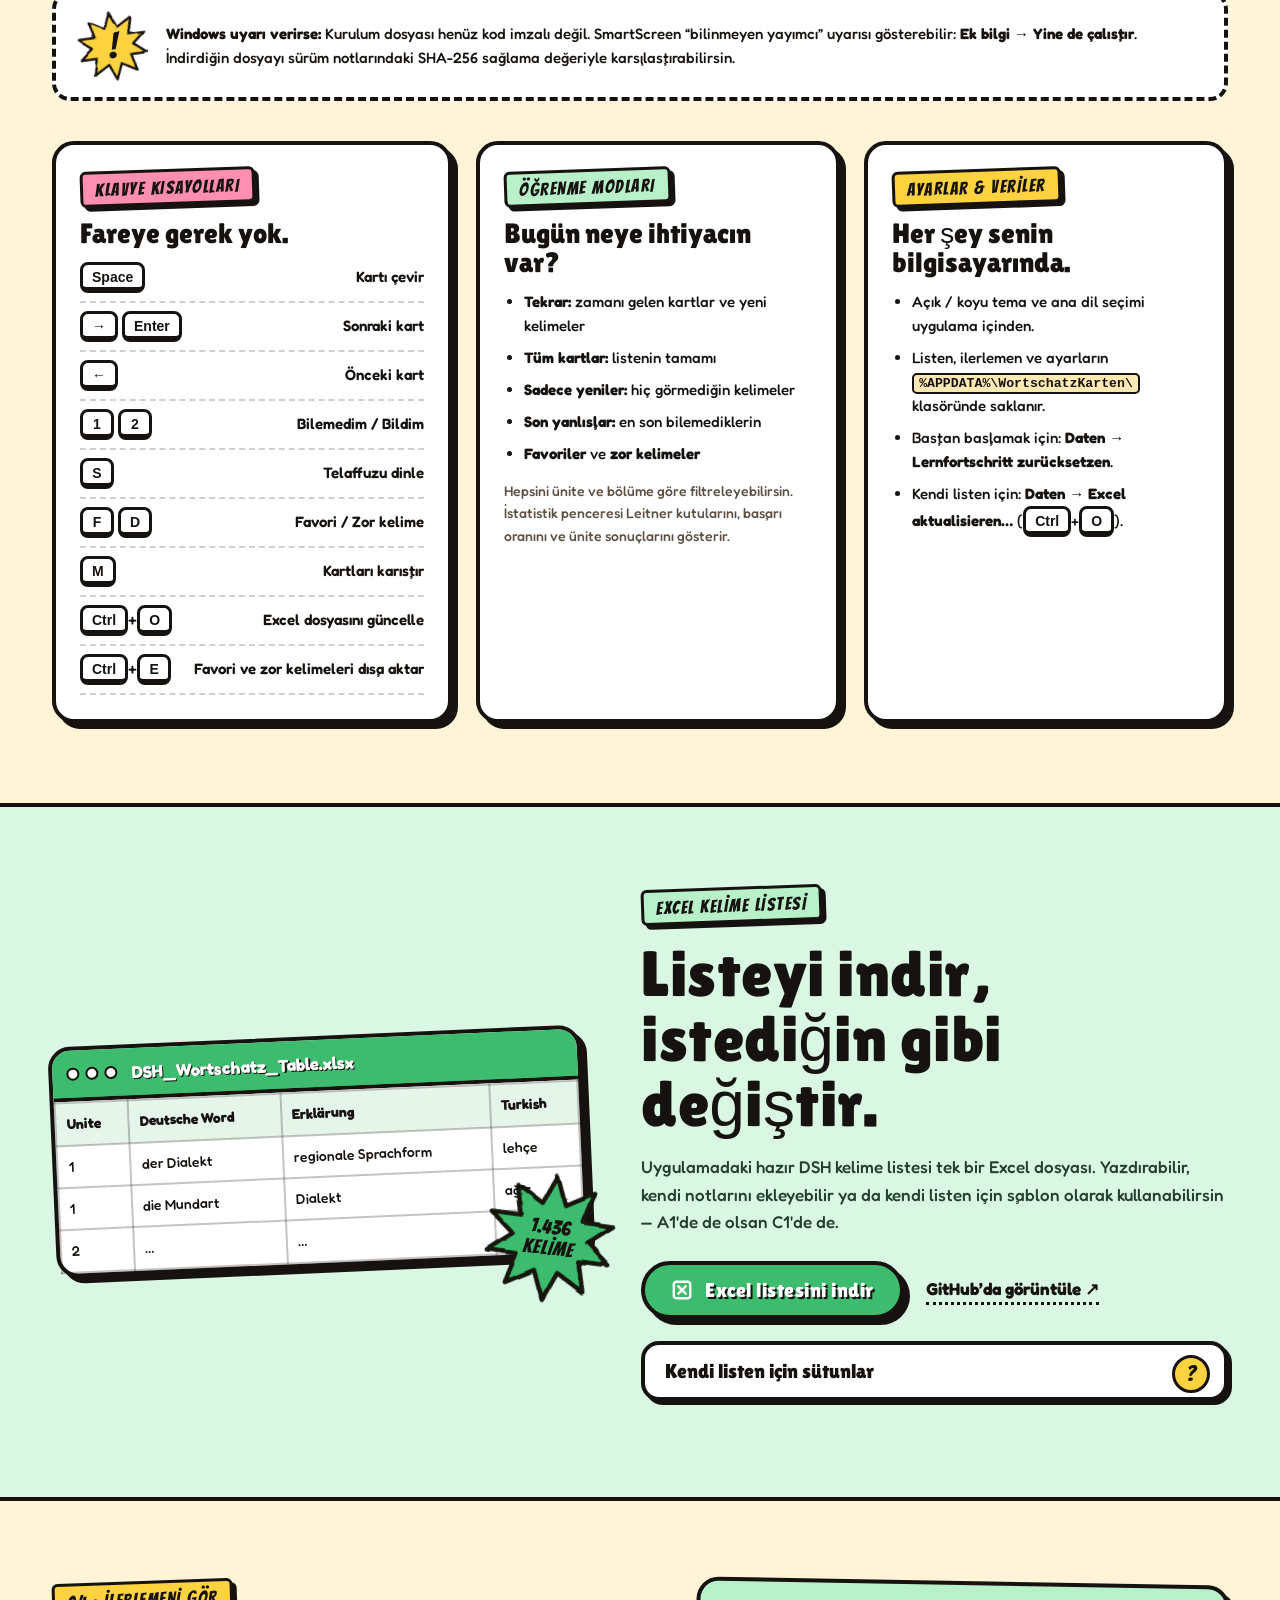
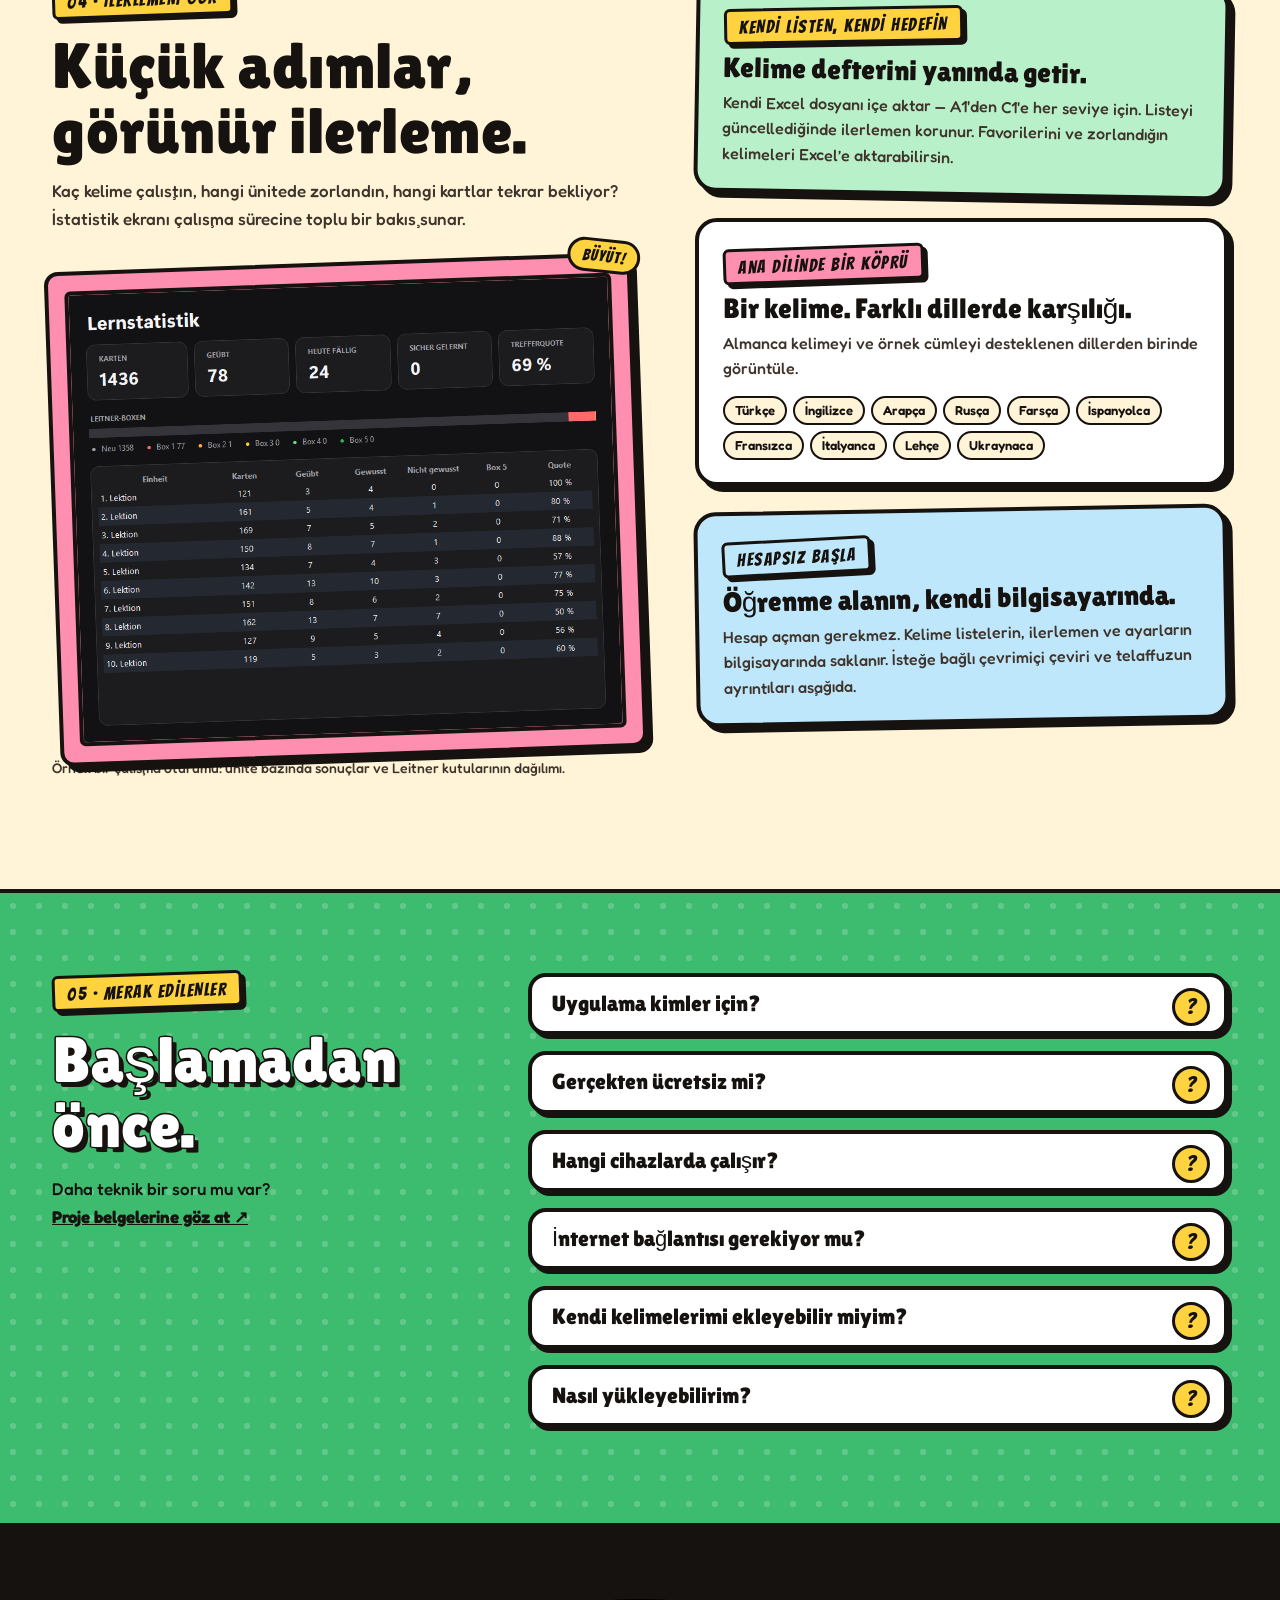
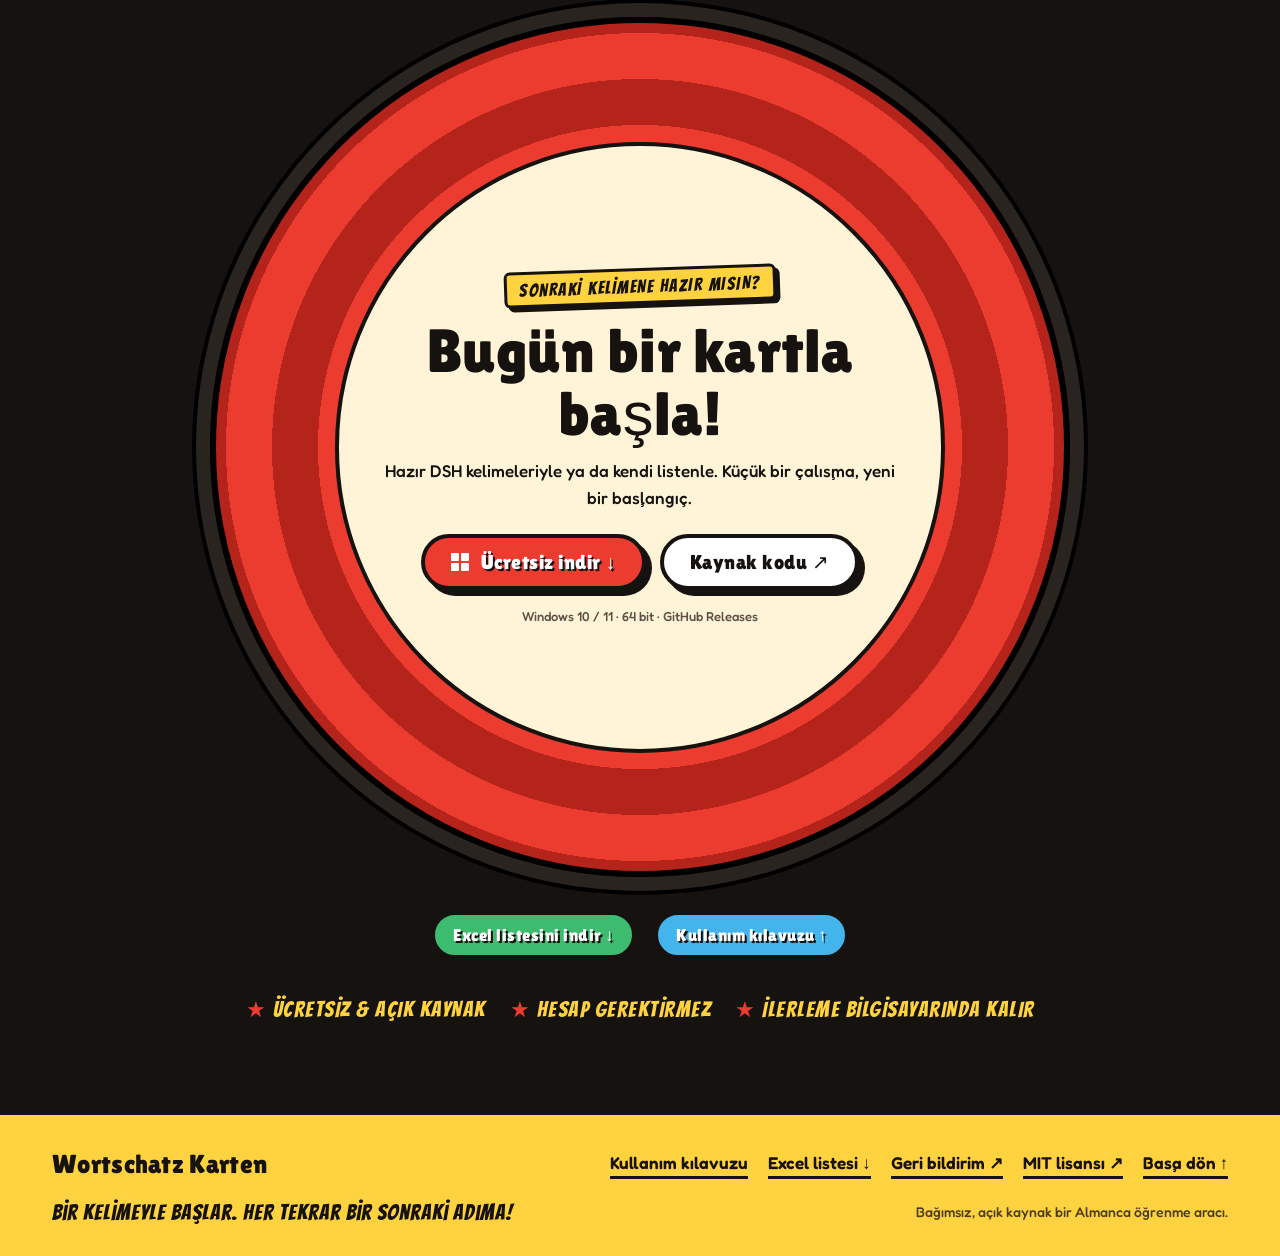
<file: docs/tr/index.html>
<!doctype html>
<html lang="tr" data-assets="../assets/">
<head>
<meta charset="utf-8">
<meta name="viewport" content="width=device-width,initial-scale=1">
<meta name="description" content="Wortschatz Karten: Windows için ücretsiz kelime kartı uygulaması. A1'den C1'e ve DSH'ye kadar Almanca. 1.436 kelime, Leitner tekrar sistemi, telaffuz ve 10 dilde çeviri.">
<meta name="theme-color" content="#ffd23f">
<title>Wortschatz Karten — Bir kelimeyle başlar!</title>
<link rel="alternate" hreflang="de" href="../de/">
<link rel="alternate" hreflang="en" href="../en/">
<link rel="alternate" hreflang="tr" href="../tr/">
<link rel="alternate" hreflang="x-default" href="../">
<link rel="preconnect" href="https://fonts.googleapis.com">
<link rel="preconnect" href="https://fonts.gstatic.com" crossorigin>
<link href="https://fonts.googleapis.com/css2?family=Bangers&family=Fredoka:wght@400;500;600;700&family=Lilita+One&display=swap" rel="stylesheet">
<link rel="stylesheet" href="../assets/style.css">
</head>
<body>
<a href="#main" class="skip">İçeriğe geç</a>
<!-- Paylaşılan SVG tanımları: "kaynayan çizgi" filtresi ve ortak şekiller -->
<svg width="0" height="0" style="position:absolute" aria-hidden="true">
  <defs>
    <filter id="boil" x="-10%" y="-10%" width="120%" height="120%">
      <feTurbulence id="boil-noise" type="fractalNoise" baseFrequency="0.035" numOctaves="2" seed="1" result="n"/>
      <feDisplacementMap in="SourceGraphic" in2="n" scale="3.2" xChannelSelector="R" yChannelSelector="G"/>
    </filter>
    <symbol id="starburst" viewBox="-100 -100 200 200">
      <polygon points="0,-96 18,-52 60,-76 48,-30 94,-30 58,0 94,30 48,30 60,76 18,52 0,96 -18,52 -60,76 -48,30 -94,30 -58,0 -94,-30 -48,-30 -60,-76 -18,-52" stroke="#16120f" stroke-width="7" stroke-linejoin="round"/>
    </symbol>
    <symbol id="glove" viewBox="-40 -40 80 80">
      <g stroke="#16120f" stroke-width="5" fill="#fff" stroke-linejoin="round">
        <rect x="-16" y="16" width="32" height="16" rx="6"/>
        <ellipse cx="-14" cy="-14" rx="9" ry="18" transform="rotate(-18 -14 -14)"/>
        <ellipse cx="2" cy="-20" rx="9" ry="19"/>
        <ellipse cx="17" cy="-14" rx="9" ry="17" transform="rotate(16 17 -14)"/>
        <circle cx="0" cy="2" r="22"/>
        <ellipse cx="-22" cy="4" rx="9" ry="14" transform="rotate(-40 -22 4)"/>
        <path d="M-6 -4 v12 M6 -4 v12" fill="none" stroke-width="3" stroke-linecap="round"/>
      </g>
    </symbol>
  </defs>
</svg>


<header class="topbar">
  <div class="wrap">
    <a href="#" class="logo" aria-label="Wortschatz Karten, başa dön">
      <svg class="logo-mark" viewBox="0 0 60 60" aria-hidden="true"><rect x="12" y="6" width="38" height="48" rx="7" fill="#43b4ec" stroke="#16120f" stroke-width="4" transform="rotate(10 31 30)"/><rect x="8" y="6" width="38" height="48" rx="7" fill="#fff" stroke="#16120f" stroke-width="4" transform="rotate(-6 27 30)"/><ellipse cx="21" cy="25" rx="4" ry="6"/><ellipse cx="33" cy="24" rx="4" ry="6"/><path d="M19 36 q8 9 16 -1" fill="#ec3b2f" stroke="#16120f" stroke-width="3" stroke-linecap="round"/></svg>
      <span class="logo-text">Wortschatz Karten</span>
    </a>
    <nav class="navlinks" aria-label="Ana menü">
      <a href="#ozellikler">Özellikler</a><a href="#dene">Kartı dene</a><a href="#yontem">Nasıl çalışır?</a><a href="#kilavuz">Kılavuz</a><a href="#excel">Excel listesi</a><a href="#sorular">Sorular</a>
    </nav>
    <div class="topbar-right">
      <a class="gh" href="https://github.com/smyrna-pergamum/wortschatz-karten" target="_blank" rel="noopener">GitHub ↗</a>
      <nav class="lang" aria-label="Dil"><a href="../de/" hreflang="de" lang="de" title="Deutsch">DE</a><a href="../en/" hreflang="en" lang="en" title="English">EN</a><a href="../tr/" hreflang="tr" lang="tr" title="Türkçe" aria-current="page">TR</a></nav>
      <a class="btn" href="#indir"><span class="winlogo" aria-hidden="true"><i></i><i></i><i></i><i></i></span>İndir</a>
    </div>
  </div>
</header>

<main id="main">
<section class="hero" aria-labelledby="hero-heading">
  <div class="wrap">
    <div class="hero-copy">
      <span class="tag">A1'DEN C1'E VE DSH'YE ALMANCA</span>
      <h1 id="hero-heading"><span class="l1">Bir kelime öğren.</span><span class="l2"><span>Bir</span> <span>dünya</span> <span>aç!</span></span></h1>
      <p class="lead">Bir kelimeyi görmek başka, onu gerçekten öğrenmek başka. Açıklamalar, örnek cümleler ve aralıklı tekrarla Almanca kelime dağarcığını adım adım geliştir — ilk A1 kelimenden DSH'ye kadar.</p>
      <div class="hero-actions">
        <a class="btn download-latest" href="https://github.com/smyrna-pergamum/wortschatz-karten/releases/latest"><span class="winlogo" aria-hidden="true"><i></i><i></i><i></i><i></i></span>Ücretsiz indir<svg viewBox="0 0 20 20" aria-hidden="true" fill="none" stroke="currentColor" stroke-width="2.6" stroke-linecap="round" stroke-linejoin="round"><path d="M10 2v11m-4-4 4 4 4-4M3 14v4h14v-4"/></svg></a>
        <a href="#dene" class="small-link">Önce bir kartı dene ↘</a>
        <a href="#excel" class="small-link">Excel kelime listesi ↘</a>
        <a href="#kilavuz" class="small-link">Kullanım kılavuzu ↘</a>
      </div>
      <p class="subcta">Windows 10 / 11 · 64 bit · MIT lisansı<br>En güncel sürüm GitHub üzerinden.</p>
    </div>

    <div class="stage" aria-hidden="true">
      <div class="rings"></div>
      <div class="speedlines"><i></i><i></i><i></i></div>
      <svg class="mascot" viewBox="0 0 400 470">
        <!-- bacaklar -->
        <g fill="none" stroke="#16120f" stroke-width="13" stroke-linecap="round">
          <path d="M168 318 C160 360 182 382 160 420"/>
          <path d="M234 318 C244 360 222 384 246 420"/>
        </g>
        <!-- ayakkabılar -->
        <g stroke="#16120f" stroke-width="6">
          <path d="M112 432 C112 404 168 402 172 426 C176 446 112 450 112 432Z" fill="#ec3b2f"/>
          <path d="M234 426 C236 402 296 404 296 432 C296 450 232 446 234 426Z" fill="#ec3b2f"/>
          <ellipse cx="132" cy="420" rx="8" ry="4" fill="#fff" stroke="none"/>
          <ellipse cx="276" cy="420" rx="8" ry="4" fill="#fff" stroke="none"/>
        </g>
        <!-- arkadaki kart -->
        <rect x="118" y="58" width="200" height="262" rx="26" fill="#43b4ec" stroke="#16120f" stroke-width="7" transform="rotate(8 218 189)"/>
        <!-- gövde kart -->
        <g transform="rotate(-4 200 190)">
          <rect x="96" y="58" width="208" height="266" rx="26" fill="#fffaf0" stroke="#16120f" stroke-width="7"/>
          <path d="M118 96 h164 M118 296 h164" stroke="#bfe7fb" stroke-width="5"/>
          <text x="200" y="88" text-anchor="middle" font-family="Bangers, Impact, sans-serif" font-size="26" letter-spacing="2" fill="#16120f">DER · DIE · DAS</text>
          <!-- gözler -->
          <g class="blink">
            <ellipse cx="166" cy="160" rx="26" ry="38" fill="#fff" stroke="#16120f" stroke-width="6"/>
            <ellipse cx="236" cy="160" rx="26" ry="38" fill="#fff" stroke="#16120f" stroke-width="6"/>
            <path d="M174 152 m-11 0 a11 22 0 1 0 22 0 a11 22 0 1 0 -22 0Z M174 152 l12 -14 l4 10Z" fill="#16120f" fill-rule="evenodd"/>
            <path d="M244 152 m-11 0 a11 22 0 1 0 22 0 a11 22 0 1 0 -22 0Z M244 152 l12 -14 l4 10Z" fill="#16120f" fill-rule="evenodd"/>
            <ellipse cx="178" cy="142" rx="3.5" ry="6" fill="#fff"/>
            <ellipse cx="248" cy="142" rx="3.5" ry="6" fill="#fff"/>
          </g>
          <!-- kaşlar -->
          <path d="M140 108 q24 -18 48 -4 M214 104 q24 -14 48 6" fill="none" stroke="#16120f" stroke-width="7" stroke-linecap="round"/>
          <!-- yanaklar -->
          <ellipse cx="132" cy="222" rx="16" ry="10" fill="#ff8fb1"/>
          <ellipse cx="270" cy="222" rx="16" ry="10" fill="#ff8fb1"/>
          <!-- ağız -->
          <path d="M146 214 C160 286 244 286 258 214 C226 230 178 230 146 214Z" fill="#7a1d16" stroke="#16120f" stroke-width="6" stroke-linejoin="round"/>
          <path d="M176 258 C190 246 214 246 228 258 C214 272 190 272 176 258Z" fill="#ff6f6f"/>
          <path d="M156 222 C186 232 218 232 248 222 L246 232 C218 240 186 240 158 232Z" fill="#fff"/>
        </g>
        <!-- sağ kol: kalça -->
        <path d="M300 214 C342 224 346 262 316 280" fill="none" stroke="#16120f" stroke-width="13" stroke-linecap="round"/>
        <use href="#glove" x="290" y="250" width="56" height="56" transform="rotate(200 318 278)"/>
        <!-- sol kol: el sallama -->
        <g class="wave">
          <path d="M102 208 C60 206 44 160 56 118" fill="none" stroke="#16120f" stroke-width="13" stroke-linecap="round"/>
          <use href="#glove" x="22" y="62" width="70" height="70" transform="rotate(-12 57 97)"/>
        </g>
      </svg>
      
      <div class="bubble">HALLO!</div>
      <div class="burst"><svg><use href="#starburst" fill="#ffd23f"/></svg><span>100%<br>ÜCRETSİZ!</span></div>
    </div>
  </div>
</section>

<div class="ticker" aria-hidden="true"><div class="ticker-track" id="ticker"></div></div>

<div class="wrap">
  <div class="numbers" aria-label="Uygulama hakkında kısa bilgiler">
    <div class="number"><div class="burst" style="--r:-8deg"><svg><use href="#starburst" fill="#ec3b2f"/></svg><span><strong>1.436</strong></span></div><p>10 ünitede hazır<br>Almanca kelime</p></div>
    <div class="number"><div class="burst" style="--r:6deg"><svg><use href="#starburst" fill="#43b4ec"/></svg><span><strong class="lvl">A1–C1</strong></span></div><p>her seviye için,<br>DSH'ye kadar</p></div>
    <div class="number"><div class="burst" style="--r:-4deg"><svg><use href="#starburst" fill="#3dbb6e"/></svg><span><strong>5</strong></span></div><p>kutulu Leitner<br>tekrar sistemi</p></div>
    <div class="number"><div class="burst" style="--r:9deg"><svg><use href="#starburst" fill="#ff8a1f"/></svg><span><strong>10</strong></span></div><p>dilde kelime<br>çevirisi</p></div>
  </div>
</div>

<section id="ekranlar" class="tv-sec" aria-labelledby="tv-heading">
  <div class="wrap tv-grid">
    <div class="tv-copy">
      <span class="tag sky">ŞİMDİ YAYINDA</span>
      <h2 id="tv-heading">Uygulamanın içinden.</h2>
      <p>Kelime kartları, çalışma modları ve ilerlemen — tek ekranda. Kanalı değiştir, koyu temayı da gör.</p>
    </div>
    <figure style="margin:0">
      <div class="tv">
        <svg class="tv-antenna" viewBox="0 0 120 72" aria-hidden="true"><path d="M60 70 L18 6 M60 70 L104 10" stroke="#16120f" stroke-width="6" stroke-linecap="round"/><circle cx="18" cy="6" r="7" fill="#ec3b2f" stroke="#16120f" stroke-width="4"/><circle cx="104" cy="10" r="7" fill="#ffd23f" stroke="#16120f" stroke-width="4"/></svg>
        <button class="screen" id="main-zoom" type="button" aria-label="Uygulama ekran görüntüsünü büyüt">
          <img id="main-screenshot" src="../assets/app-light.png" alt="Wortschatz Karten açık tema: kelime kartı, filtreler, öğrenme istatistikleri ve kontrol düğmeleri" width="1180" height="800" fetchpriority="high">
          <span class="zoom-hint">BÜYÜT!</span>
        </button>
        <div class="tv-controls">
          <div class="knobs" aria-hidden="true"><i></i><i></i></div>
          <div class="segmented" role="group" aria-label="Ekran görüntüsü teması"><button type="button" id="light-btn" aria-pressed="true">Açık</button><button type="button" id="dark-btn" aria-pressed="false">Koyu</button></div>
        </div>
      </div>
      <figcaption class="caption" id="screen-caption">Kelime kartları, çalışma modları ve ilerlemen — tek ekranda.</figcaption>
    </figure>
  </div>
</section>

<section id="ozellikler" class="sec" aria-labelledby="features-heading">
  <div class="wrap">
    <div class="sec-head">
      <div><span class="tag pink">01 · ÖĞRENME DENEYİMİ</span><h2 id="features-heading" style="margin-top:18px">Ezberin bir adım <span class="wobble" style="color:var(--red)">ötesinde.</span></h2></div>
    </div>
    <div class="features">
      <article class="feature panel">
        <svg class="icon" viewBox="0 0 100 100" aria-hidden="true"><use href="#starburst" fill="#ffd23f" x="0" y="0" width="100" height="100"/><path d="M34 40 h32 M34 52 h24 M34 64 h28" stroke="#16120f" stroke-width="6" stroke-linecap="round"/></svg>
        <span class="feature-index">01</span>
        <h3>Sadece anlamını değil, bağlamını öğren.</h3><p>Her kartın arkasında Almanca açıklama, eş ve zıt anlamlılar, çeviriler ve örnek cümleler. Kelimeler tek başına kalmasın.</p><span class="inline-note">AÇIKLAMA · SYNONYM · ANTONYM · BEISPIEL</span>
      </article>
      <article class="feature panel">
        <svg class="icon" viewBox="0 0 100 100" aria-hidden="true"><circle cx="50" cy="50" r="40" fill="#ec3b2f" stroke="#16120f" stroke-width="6"/><path d="M50 26 v26 l16 10" fill="none" stroke="#fff" stroke-width="8" stroke-linecap="round"/><path d="M50 26 v26 l16 10" fill="none" stroke="#16120f" stroke-width="3" stroke-linecap="round"/></svg>
        <span class="feature-index">02</span>
        <h3>Bildiklerine değil, ihtiyacın olanlara dön.</h3><p>Yeni, tekrar zamanı gelen, son yanlış yanıtlanan veya zorlandığın kelimeler. Öğrenme modunu o günkü ihtiyacına göre seç.</p><span class="inline-note">ARALIKLI TEKRAR · FAVORİLER · ZOR KELİMELER</span>
      </article>
      <article class="feature panel">
        <svg class="icon" viewBox="0 0 100 100" aria-hidden="true"><path d="M20 40 h16 l20 -18 v56 l-20 -18 h-16z" fill="#43b4ec" stroke="#16120f" stroke-width="6" stroke-linejoin="round"/><path d="M66 36 q10 14 0 28 M76 26 q20 24 0 48" fill="none" stroke="#16120f" stroke-width="6" stroke-linecap="round"/></svg>
        <span class="feature-index">03</span>
        <h3>Kendi ritmini, kendi sesini bul.</h3><p>Almanca telaffuzu dinle, ana dilindeki karşılığa bak. Açık veya koyu temayla, klavye kısayollarını kullanarak çalış.</p><span class="inline-note">SESLİ TELAFFUZ · 10 DİL · İKİ TEMA</span>
      </article>
    </div>
  </div>
</section>

<section id="dene" class="sec demo-sec" aria-labelledby="demo-heading">
  <div class="wrap demo-grid">
    <div class="demo-copy">
      <span class="tag">KÜÇÜK BİR BAŞLANGIÇ</span>
      <h2 id="demo-heading">Bir yüzünde kelime. Diğerinde bir bağlantı.</h2>
      <p>Kartı çevirmeden önce anlamını hatırlamayı dene. Sonra açıklamayla, çeviriyle ve örnekle bağlantıyı kur.</p>
      <ol class="check-list">
        <li><b>1</b>Önce kendini sına.</li><li><b>2</b>Kartın arkasını keşfet.</li><li><b>3</b>Uygulamada “bildim” veya “bilemedim” de.</li><li><b>4</b>Tekrar planını Leitner sistemine bırak.</li>
      </ol>
    </div>
    <div>
      <div class="card-wrap">
        <div class="card-meta"><span class="tag pink">ÖRNEK KELİME KARTI</span><span class="tag sky" id="card-side-label">ÖN YÜZ / DEUTSCH</span></div>
        <div class="flipper" id="flipper">
          <div class="face front panel" id="card-front">
            <div class="card-label">İSİM · MASKULIN</div>
            <h3 lang="de">der Dialekt, -e</h3>
            <p class="hint">Bu kelime sana ne anlatıyor?</p>
          </div>
          <div class="face back panel" id="card-back" aria-hidden="true">
            <div class="card-label" lang="de">REGIONALE SPRACHFORM</div>
            <p class="definition">lehçe, ağız</p>
            <p class="example" lang="de">„In Bayern hört man viele Dialekte.“</p>
            <div class="word-detail"><span lang="de">Synonym: Mundart</span> · <span lang="de">Antonym: Standardsprache</span></div>
          </div>
        </div>
        <p class="sr" id="card-live" aria-live="polite"></p>
        <div class="card-controls"><span>Hatırlamaya bir an ayır…</span><button class="btn alt" id="flip-card" type="button" aria-pressed="false">Kartı çevir ↻</button></div>
      </div>
      <p class="demo-note">Etkileşimli tanıtım örneği. Buradaki deneme, uygulamadaki öğrenme ilerlemeni etkilemez.</p>
    </div>
  </div>
</section>

<section id="yontem" class="sec method-sec" aria-labelledby="method-heading">
  <div class="wrap">
    <div class="sec-head">
      <div><span class="tag green">02 · LEITNER SİSTEMİ</span><h2 id="method-heading" style="margin-top:18px">Her kelimeye, doğru zamanda yeniden dön.</h2></div>
      <p>Doğru yanıtladığın kartlar bir sonraki kutuya geçer, tekrar aralığı uzar. Yanlış yanıtladığın kartlar birinci kutuya döner ve aynı gün yeniden çalışılır. Bir kutuya tıkla!</p>
    </div>
    <div class="leitner" role="group" aria-label="Leitner tekrar aralıkları">
      <button type="button" class="crate" data-box="1" aria-pressed="true"><span class="flycard" aria-hidden="true">A</span><span class="box"><span class="box-label">KUTU 1</span><span class="box-time">1<small>gün sonra</small></span><span class="box-level">İlk adım</span></span></button>
      <button type="button" class="crate" data-box="2" aria-pressed="false"><span class="flycard" aria-hidden="true">B</span><span class="box"><span class="box-label">KUTU 2</span><span class="box-time">2<small>gün sonra</small></span><span class="box-level">Biraz daha tanıdık</span></span></button>
      <button type="button" class="crate" data-box="3" aria-pressed="false"><span class="flycard" aria-hidden="true">C</span><span class="box"><span class="box-label">KUTU 3</span><span class="box-time">4<small>gün sonra</small></span><span class="box-level">Bağlantı güçleniyor</span></span></button>
      <button type="button" class="crate" data-box="4" aria-pressed="false"><span class="flycard" aria-hidden="true">D</span><span class="box"><span class="box-label">KUTU 4</span><span class="box-time">8<small>gün sonra</small></span><span class="box-level">Daha uzun aralık</span></span></button>
      <button type="button" class="crate" data-box="5" aria-pressed="false"><span class="flycard" aria-hidden="true">★</span><span class="box"><span class="box-label">KUTU 5</span><span class="box-time">16<small>gün sonra</small></span><span class="box-level">Öğrenilen kelimeler</span></span></button>
    </div>
    <div class="method-feedback">
      <svg class="mini" viewBox="80 40 250 300" aria-hidden="true">
        <rect x="96" y="58" width="208" height="266" rx="26" fill="#fffaf0" stroke="#16120f" stroke-width="8" transform="rotate(-4 200 190)"/>
        <ellipse cx="166" cy="160" rx="26" ry="38" fill="#fff" stroke="#16120f" stroke-width="7"/><ellipse cx="236" cy="160" rx="26" ry="38" fill="#fff" stroke="#16120f" stroke-width="7"/>
        <ellipse cx="174" cy="156" rx="11" ry="22"/><ellipse cx="244" cy="156" rx="11" ry="22"/>
        <path d="M150 226 C170 280 238 280 256 222" fill="none" stroke="#16120f" stroke-width="9" stroke-linecap="round"/>
      </svg>
      <div class="talk" aria-live="polite"><strong id="box-title">Kutu 1 · İlk adım</strong><p id="box-description">Doğru yanıtın ardından ilk tekrar 1 gün sonra. Yanlış yanıtlanan kartlar ise bugün yeniden karşına çıkar.</p></div>
    </div>
  </div>
</section>

<section id="kilavuz" class="sec guide-sec" aria-labelledby="guide-heading">
  <div class="wrap">
    <div class="sec-head">
      <div><span class="tag sky">03 · KULLANIM KILAVUZU</span><h2 id="guide-heading" style="margin-top:18px">Beş adımda <span class="wobble" style="color:var(--sky)">ilk kartına!</span></h2></div>
      <p>Kurulumdan ilk tekrar turuna kadar bilmen gereken her şey. Uygulamanın arayüzü Almancadır; menü adlarını aşağıda Almanca olarak bulursun.</p>
    </div>
    <ol class="steps">
      <li class="step panel"><span class="step-no">1</span><h3>İndir</h3><p>GitHub’daki en güncel sürümden <code>WortschatzKarten_Setup.exe</code> dosyasını indir.</p><a class="small-link" href="https://github.com/smyrna-pergamum/wortschatz-karten/releases/latest">Son sürüme git ↗</a></li>
      <li class="step panel"><span class="step-no">2</span><h3>Kur</h3><p>Kurulum dosyasını çalıştır. Uygulama <code>Program Files</code> klasörüne kurulur (yönetici yetkisi gerekir); Başlat menüsü kısayolu ve kaldırıcı eklenir.</p></li>
      <li class="step panel"><span class="step-no">3</span><h3>Listeyi içe aktar</h3><p>İlk açılışta uygulama hazır kelime listesini bulur ve içe aktarmak isteyip istemediğini sorar. <b>Evet</b> de, 1.436 kelime hazır.</p></li>
      <li class="step panel"><span class="step-no">4</span><h3>Kartı çevir</h3><p>Kelimeyi gör, anlamını hatırlamaya çalış, sonra <kbd>Space</kbd> ile kartı çevir ve arka yüzü incele.</p></li>
      <li class="step panel"><span class="step-no">5</span><h3>Cevabını ver</h3><p><kbd>2</kbd> “bildim”, <kbd>1</kbd> “bilemedim”. Kart, Leitner sistemine göre doğru kutuya geçer ve doğru zamanda geri gelir.</p></li>
    </ol>
    <div class="smartscreen"><span class="burst mini-burst" aria-hidden="true"><svg><use href="#starburst" fill="#ffd23f"/></svg><span>!</span></span><p><b>Windows uyarı verirse:</b> Kurulum dosyası henüz kod imzalı değil. SmartScreen “bilinmeyen yayımcı” uyarısı gösterebilir: <b>Ek bilgi → Yine de çalıştır</b>. İndirdiğin dosyayı sürüm notlarındaki SHA-256 sağlama değeriyle karşılaştırabilirsin.</p></div>
    <div class="guide-grid">
      <article class="panel guide-card">
        <span class="tag pink">KLAVYE KISAYOLLARI</span>
        <h3>Fareye gerek yok.</h3>
        <dl class="keys">
          <div><dt><kbd>Space</kbd></dt><dd>Kartı çevir</dd></div>
          <div><dt><kbd>→</kbd> <kbd>Enter</kbd></dt><dd>Sonraki kart</dd></div>
          <div><dt><kbd>←</kbd></dt><dd>Önceki kart</dd></div>
          <div><dt><kbd>1</kbd> <kbd>2</kbd></dt><dd>Bilemedim / Bildim</dd></div>
          <div><dt><kbd>S</kbd></dt><dd>Telaffuzu dinle</dd></div>
          <div><dt><kbd>F</kbd> <kbd>D</kbd></dt><dd>Favori / Zor kelime</dd></div>
          <div><dt><kbd>M</kbd></dt><dd>Kartları karıştır</dd></div>
          <div><dt><kbd>Ctrl</kbd>+<kbd>O</kbd></dt><dd>Excel dosyasını güncelle</dd></div>
          <div><dt><kbd>Ctrl</kbd>+<kbd>E</kbd></dt><dd>Favori ve zor kelimeleri dışa aktar</dd></div>
        </dl>
      </article>
      <article class="panel guide-card">
        <span class="tag green">ÖĞRENME MODLARI</span>
        <h3>Bugün neye ihtiyacın var?</h3>
        <ul class="modes"><li><b>Tekrar:</b> zamanı gelen kartlar ve yeni kelimeler</li><li><b>Tüm kartlar:</b> listenin tamamı</li><li><b>Sadece yeniler:</b> hiç görmediğin kelimeler</li><li><b>Son yanlışlar:</b> en son bilemediklerin</li><li><b>Favoriler</b> ve <b>zor kelimeler</b></li></ul>
        <p class="guide-note">Hepsini ünite ve bölüme göre filtreleyebilirsin. İstatistik penceresi Leitner kutularını, başarı oranını ve ünite sonuçlarını gösterir.</p>
      </article>
      <article class="panel guide-card">
        <span class="tag">AYARLAR &amp; VERİLER</span>
        <h3>Her şey senin bilgisayarında.</h3>
        <ul class="modes"><li>Açık / koyu tema ve ana dil seçimi uygulama içinden.</li><li>Listen, ilerlemen ve ayarların <code>%APPDATA%\WortschatzKarten\</code> klasöründe saklanır.</li><li>Baştan başlamak için: <b lang="de">Daten → Lernfortschritt zurücksetzen</b>.</li><li>Kendi listen için: <b lang="de">Daten → Excel aktualisieren…</b> (<kbd>Ctrl</kbd>+<kbd>O</kbd>).</li></ul>
      </article>
    </div>
  </div>
</section>

<section id="excel" class="sec excel-sec" aria-labelledby="excel-heading">
  <div class="wrap excel-grid">
    <div class="excel-sheet panel" aria-hidden="true">
      <div class="sheet-bar"><i></i><i></i><i></i><span>DSH_Wortschatz_Table.xlsx</span></div>
      <table>
        <tr><th>Unite</th><th>Deutsche Word</th><th>Erklärung</th><th>Turkish</th></tr>
        <tr><td>1</td><td>der Dialekt</td><td>regionale Sprachform</td><td>lehçe</td></tr>
        <tr><td>1</td><td>die Mundart</td><td>Dialekt</td><td>ağız</td></tr>
        <tr><td>2</td><td>…</td><td>…</td><td>…</td></tr>
      </table>
      <span class="burst sheet-burst"><svg><use href="#starburst" fill="#3dbb6e"/></svg><span>1.436<br>KELİME</span></span>
    </div>
    <div>
      <span class="tag green">EXCEL KELİME LİSTESİ</span>
      <h2 id="excel-heading" style="margin:18px 0 16px">Listeyi indir, istediğin gibi değiştir.</h2>
      <p>Uygulamadaki hazır DSH kelime listesi tek bir Excel dosyası. Yazdırabilir, kendi notlarını ekleyebilir ya da kendi listen için şablon olarak kullanabilirsin — A1'de de olsan C1'de de.</p>
      <div class="hero-actions" style="margin:26px 0 22px">
        <a class="btn" style="--bg:var(--green)" href="https://github.com/smyrna-pergamum/wortschatz-karten/raw/main/DSH_Wortschatz_Table.xlsx" download><svg viewBox="0 0 24 24" aria-hidden="true" fill="none" stroke="currentColor" stroke-width="2.6" stroke-linejoin="round"><rect x="3" y="3" width="18" height="18" rx="3"/><path d="M8 8l8 8M16 8l-8 8" stroke-linecap="round"/></svg>Excel listesini indir</a>
        <a class="small-link" href="https://github.com/smyrna-pergamum/wortschatz-karten/blob/main/DSH_Wortschatz_Table.xlsx" target="_blank" rel="noopener">GitHub’da görüntüle ↗</a>
      </div>
      <details class="cols"><summary>Kendi listen için sütunlar</summary>
        <div class="cols-body">
          <p>Excel dosyanda başlık satırı ilk 15 satırın içinde olmalı. Almanca, İngilizce ve Türkçe sütun adları tanınır. Yalnızca <b>kelime</b> sütunu zorunludur.</p>
          <table class="col-table">
            <tr><th>Sütun</th><th>Anlamı</th><th>Zorunlu</th></tr>
            <tr><td><code>Unite</code> / <code>Lektion</code></td><td>Ünite</td><td>hayır*</td></tr>
            <tr><td><code>Abschnitt</code></td><td>Bölüm / konu</td><td>hayır</td></tr>
            <tr><td><code>Deutsche Word</code> / <code>Wort</code></td><td>Almanca kelime</td><td><b>evet</b></td></tr>
            <tr><td><code>Erklärung</code></td><td>Almanca açıklama</td><td>hayır</td></tr>
            <tr><td><code>Synonym</code> / <code>Antonym</code></td><td>Eş / zıt anlamlılar</td><td>hayır</td></tr>
            <tr><td><code>English</code></td><td>İngilizce anlam</td><td>hayır</td></tr>
            <tr><td><code>Turkish</code> / <code>Muttersprache</code></td><td>Türkçe anlam</td><td>hayır</td></tr>
            <tr><td><code>Beispiel</code></td><td>Örnek cümle</td><td>hayır</td></tr>
          </table>
          <p class="guide-note">* Ünite sütunu yoksa sayfa adı kullanılır. Listeyi güncelleyip yeniden içe aktardığında ilerlemen ünite ve kelimeye göre eşleştirilip korunur.</p>
        </div>
      </details>
    </div>
  </div>
</section>

<section class="sec" aria-labelledby="insights-heading">
  <div class="wrap insights">
    <div class="stats-panel">
      <span class="tag">04 · İLERLEMENİ GÖR</span>
      <h2 id="insights-heading">Küçük adımlar, görünür ilerleme.</h2>
      <p>Kaç kelime çalıştın, hangi ünitede zorlandın, hangi kartlar tekrar bekliyor? İstatistik ekranı çalışma sürecine toplu bir bakış sunar.</p>
      <button class="frame" id="stats-zoom" type="button" aria-label="Öğrenme istatistikleri ekranını büyüt"><img src="../assets/stats.png" alt="Öğrenme istatistikleri: kart sayıları, Leitner kutuları, başarı oranı ve ünite bazlı sonuçlar" width="820" height="680" loading="lazy"><span class="zoom-hint" aria-hidden="true">BÜYÜT!</span></button>
      <p class="stats-caption">Örnek bir çalışma oturumu: ünite bazında sonuçlar ve Leitner kutularının dağılımı.</p>
    </div>
    <aside class="aside-features" aria-label="Diğer uygulama özellikleri">
      <article class="aside-feature panel"><span class="tag">KENDİ LİSTEN, KENDİ HEDEFİN</span><h3>Kelime defterini yanında getir.</h3><p>Kendi Excel dosyanı içe aktar — A1'den C1'e her seviye için. Listeyi güncellediğinde ilerlemen korunur. Favorilerini ve zorlandığın kelimeleri Excel’e aktarabilirsin.</p></article>
      <article class="aside-feature panel"><span class="tag pink">ANA DİLİNDE BİR KÖPRÜ</span><h3>Bir kelime. Farklı dillerde karşılığı.</h3><p>Almanca kelimeyi ve örnek cümleyi desteklenen dillerden birinde görüntüle.</p><div class="languages"><span>Türkçe</span><span>İngilizce</span><span>Arapça</span><span>Rusça</span><span>Farsça</span><span>İspanyolca</span><span>Fransızca</span><span>İtalyanca</span><span>Lehçe</span><span>Ukraynaca</span></div></article>
      <article class="aside-feature panel"><span class="tag sky">HESAPSIZ BAŞLA</span><h3>Öğrenme alanın, kendi bilgisayarında.</h3><p>Hesap açman gerekmez. Kelime listelerin, ilerlemen ve ayarların bilgisayarında saklanır. İsteğe bağlı çevrimiçi çeviri ve telaffuzun ayrıntıları aşağıda.</p></article>
    </aside>
  </div>
</section>

<section id="sorular" class="sec faq-sec" aria-labelledby="faq-heading">
  <div class="wrap faq">
    <div>
      <span class="tag">05 · MERAK EDİLENLER</span>
      <h2 id="faq-heading">Başlamadan önce.</h2>
      <p class="faq-intro">Daha teknik bir soru mu var?<br><a href="https://github.com/smyrna-pergamum/wortschatz-karten#readme" target="_blank" rel="noopener">Proje belgelerine göz at ↗</a></p>
    </div>
    <div><details><summary>Uygulama kimler için?</summary><p>A1'den C1'e Almanca öğrenen herkes ve DSH sınavına hazırlananlar için. Hazır liste DSH kelimelerini içerir; kendi Excel listenle her seviyede çalışabilirsin. Uygulamanın arayüz dili Almancadır.</p></details>
      <details><summary>Gerçekten ücretsiz mi?</summary><p>Evet. Wortschatz Karten ücretsiz ve MIT lisansıyla açık kaynak olarak sunulur. Kaynak kodunu GitHub üzerinden inceleyebilirsin. Hesap açılması gerekmez.</p></details>
      <details><summary>Hangi cihazlarda çalışır?</summary><p>Hazır kurulum dosyası Windows 10 ve Windows 11, 64 bit sistemler içindir. Bu sayfadaki kart bir tanıtım örneğidir; tam uygulama Windows’a kurulur.</p></details>
      <details><summary>İnternet bağlantısı gerekiyor mu?</summary><p>Kelime kartları ve öğrenme takibi çevrimdışı çalışır. İsteğe bağlı çeviri ve çevrimiçi telaffuz için internet gerekir; sonuçlar önbelleğe alınır. Çeviri için Almanca kelime ve örnek cümle Google Translate’e, cümle çevirisinde gerektiğinde MyMemory’ye; çevrimiçi telaffuz için kelime Google’ın ses hizmetine gönderilir. Uygun Almanca Windows sesi varsa çevrimdışı telaffuz da kullanılabilir.</p></details>
      <details><summary>Kendi kelimelerimi ekleyebilir miyim?</summary><p>Evet. Uygulamadaki <span lang="de">Daten → Excel aktualisieren…</span> menüsüyle Excel (.xlsx) dosyanı içe aktarabilirsin. Kelime sütunu zorunludur; açıklama, çeviri, eş ve zıt anlamlılar ile örnek cümleler isteğe bağlıdır. <a href="https://github.com/smyrna-pergamum/wortschatz-karten/raw/main/DSH_Wortschatz_Table.xlsx" download>Örnek Excel dosyasını indir.</a> Sütunların listesi <a href="#excel">Excel bölümünde</a>.</p></details>
      <details><summary>Nasıl yükleyebilirim?</summary><p>İndirme düğmesi seni GitHub’daki en güncel sürüme götürür. <strong>WortschatzKarten_Setup.exe</strong> dosyasını indirip kurulum adımlarını izle (yönetici yetkisi gerekir). İlk açılışta hazır kelime listesini içe aktarma önerisini onayla. Adım adım: <a href="#kilavuz">kullanım kılavuzu</a>.</p></details></div>
  </div>
</section>

<section id="indir" class="download-sec" aria-labelledby="download-heading">
  <div class="wrap">
    <div class="iris iris-reveal" id="iris">
      <div class="iris-inner">
        <span class="tag">SONRAKİ KELİMENE HAZIR MISIN?</span>
        <h2 id="download-heading">Bugün bir kartla başla!</h2>
        <p>Hazır DSH kelimeleriyle ya da kendi listenle. Küçük bir çalışma, yeni bir başlangıç.</p>
        <div class="download-links">
          <a class="btn download-latest" href="https://github.com/smyrna-pergamum/wortschatz-karten/releases/latest"><span class="winlogo" aria-hidden="true"><i></i><i></i><i></i><i></i></span>Ücretsiz indir ↓</a>
          <a class="btn alt" href="https://github.com/smyrna-pergamum/wortschatz-karten" target="_blank" rel="noopener">Kaynak kodu ↗</a>
        </div>
        <div class="download-foot">Windows 10 / 11 · 64 bit · GitHub Releases</div>
      </div>
    </div>
    <div class="iris-extra">
      <a class="btn" style="--bg:var(--green)" href="https://github.com/smyrna-pergamum/wortschatz-karten/raw/main/DSH_Wortschatz_Table.xlsx" download>Excel listesini indir ↓</a>
      <a class="btn sky" href="#kilavuz">Kullanım kılavuzu ↑</a>
    </div>
    <div class="privacy-line"><span>ÜCRETSİZ &amp; AÇIK KAYNAK</span><span>HESAP GEREKTİRMEZ</span><span>İLERLEME BİLGİSAYARINDA KALIR</span></div>
  </div>
</section>
</main>

<footer>
  <div class="wrap">
    <div class="footer-main">
      <a href="#" class="logo">Wortschatz Karten</a>
      <div class="footer-links"><a href="#kilavuz">Kullanım kılavuzu</a><a href="https://github.com/smyrna-pergamum/wortschatz-karten/raw/main/DSH_Wortschatz_Table.xlsx" download>Excel listesi ↓</a><a href="https://github.com/smyrna-pergamum/wortschatz-karten/issues" target="_blank" rel="noopener">Geri bildirim ↗</a><a href="https://github.com/smyrna-pergamum/wortschatz-karten/blob/main/LICENSE" target="_blank" rel="noopener">MIT lisansı ↗</a><a href="#main">Başa dön ↑</a></div>
    </div>
    <div class="footer-bottom"><p>Bir kelimeyle başlar. Her tekrar bir sonraki adıma!</p><span>Bağımsız, açık kaynak bir Almanca öğrenme aracı.</span></div>
  </div>
</footer>

<dialog id="image-dialog" aria-labelledby="dialog-title">
  <div class="dialog-head"><span id="dialog-title">Uygulama · Açık tema</span><button type="button" id="close-dialog">Kapat ×</button></div>
  <img id="dialog-image" class="dialog-img" src="../assets/app-light.png" alt="Wortschatz Karten açık tema: kelime kartı, filtreler, öğrenme istatistikleri ve kontrol düğmeleri">
</dialog>

<script>window.T={"altLight": "Wortschatz Karten açık tema: kelime kartı, filtreler, öğrenme istatistikleri ve kontrol düğmeleri", "altDark": "Wortschatz Karten koyu tema: Almanca kelime açıklaması, çeviriler ve örnek cümle", "altStats": "Öğrenme istatistikleri: kart sayıları, Leitner kutuları, başarı oranı ve ünite bazlı sonuçlar", "capLight": "Kelime kartları, çalışma modları ve ilerlemen — tek ekranda.", "capDark": "Kartın arka yüzü: açıklama, çeviri, eş ve zıt anlamlılar.", "sideFront": "ÖN YÜZ / DEUTSCH", "sideBack": "ARKA YÜZ / ANLAM & BAĞLAM", "flip": "Kartı çevir ↻", "flipBack": "Ön yüze dön ↻", "liveFront": "Ön yüz: der Dialekt.", "liveBack": "Arka yüz: lehçe, ağız. In Bayern hört man viele Dialekte. Synonym: Mundart, Antonym: Standardsprache.", "box": "Kutu", "boxes": [["İlk adım", "Doğru yanıtın ardından ilk tekrar 1 gün sonra. Yanlış yanıtlanan kartlar ise bugün yeniden karşına çıkar."], ["Biraz daha tanıdık", "İkinci kutuda doğru yanıtlanan kartın yeni tekrar aralığı 2 gündür."], ["Bağlantı güçleniyor", "Üçüncü kutuda yeni tekrar aralığı 4 güne çıkar. Hatırladığın kelimeleri daha seyrek çalışırsın."], ["Daha uzun aralık", "Dördüncü kutudaki kartlar 8 gün sonra tekrar edilir. Yanlış yanıt birinci kutuya dönüş demektir."], ["Öğrenilen kelimeler", "Beşinci kutudaki kartlar öğrenilmiş olarak sayılır ve 16 günlük aralıklarla tekrar edilir."]], "dlgLight": "Uygulama · Açık tema", "dlgDark": "Uygulama · Koyu tema", "dlgStats": "Öğrenme istatistikleri"};</script>
<script src="../assets/app.js"></script>
</body>
</html>
</file>
<file: docs/assets/style.css>
:root{
  --paper:#fff4d8;--paper2:#ffe9b3;--ink:#16120f;--muted:#5d5146;
  --red:#ec3b2f;--orange:#ff8a1f;--yellow:#ffd23f;--sky:#43b4ec;--sky2:#bfe7fb;--green:#3dbb6e;--pink:#ff8fb1;--wood:#d9934a;--wood2:#b8722f;
  --display:'Lilita One','Arial Black',Impact,sans-serif;
  --comic:'Bangers','Arial Black',Impact,sans-serif;
  --body:'Fredoka','Trebuchet MS',Arial,sans-serif;
  --line:4px solid var(--ink);
  --pop:6px 6px 0 var(--ink);
  --pop-sm:4px 4px 0 var(--ink);
}
*{box-sizing:border-box}
html{scroll-behavior:smooth;scroll-padding-top:90px}
html,body{overflow-x:clip}
body{margin:0;background:var(--paper);color:var(--ink);font:500 17px/1.6 var(--body)}
/* kağıt dokusu + vinyet */
body:before{content:"";position:fixed;inset:0;pointer-events:none;z-index:90;opacity:.22;mix-blend-mode:multiply;
  background-image:url("data:image/svg+xml,%3Csvg xmlns='http://www.w3.org/2000/svg' width='160' height='160'%3E%3Cfilter id='n'%3E%3CfeTurbulence type='fractalNoise' baseFrequency='.9' numOctaves='2' stitchTiles='stitch'/%3E%3CfeColorMatrix values='0 0 0 0 .35 0 0 0 0 .25 0 0 0 0 .12 0 0 0 .55 0'/%3E%3C/filter%3E%3Crect width='160' height='160' filter='url(%23n)'/%3E%3C/svg%3E")}
body:after{content:"";position:fixed;inset:0;pointer-events:none;z-index:89;background:radial-gradient(ellipse at center,transparent 62%,#3b20080f 100%)}
a{color:inherit}
img{display:block;width:100%;height:auto}
button{font:inherit;color:inherit;cursor:pointer}
::selection{background:var(--yellow)}
a:focus-visible,button:focus-visible,summary:focus-visible{outline:4px solid var(--sky);outline-offset:4px;border-radius:8px}
.wrap{max-width:1240px;margin:auto;padding:0 32px}
.skip{position:absolute;left:-999px;top:8px;z-index:200;background:var(--yellow);border:var(--line);padding:8px 14px;font-weight:700}
.skip:focus{left:8px}
.sr{position:absolute;width:1px;height:1px;overflow:hidden;clip:rect(0 0 0 0)}

/* ---------- ortak cartoon parçaları ---------- */
.btn{--bg:var(--red);--fg:#fff;display:inline-flex;align-items:center;justify-content:center;gap:12px;background:var(--bg);color:var(--fg);
  border:var(--line);border-radius:999px;padding:14px 26px;font:400 20px/1 var(--display);letter-spacing:.5px;text-decoration:none;
  box-shadow:var(--pop);transition:transform .12s,box-shadow .12s;min-height:56px;text-shadow:2px 2px 0 var(--ink)}
.btn:hover{transform:translate(-2px,-2px) rotate(-1.5deg);box-shadow:8px 8px 0 var(--ink);animation:boing .5s}
.btn:active{transform:translate(4px,4px);box-shadow:2px 2px 0 var(--ink)}
.btn.alt{--bg:#fff;--fg:var(--ink);text-shadow:none}
.btn.sky{--bg:var(--sky)}
.btn svg{width:22px;height:22px;flex:none}
@keyframes boing{0%{scale:1 1}30%{scale:1.12 .86}50%{scale:.92 1.1}70%{scale:1.04 .96}100%{scale:1 1}}
.winlogo{display:grid;grid-template-columns:repeat(2,8px);gap:2px;flex:none}
.winlogo i{width:8px;height:8px;background:currentColor;border-radius:1px}
.tag{display:inline-block;font:400 18px/1 var(--comic);letter-spacing:1.5px;background:var(--yellow);border:3px solid var(--ink);padding:7px 12px 5px;border-radius:6px;transform:rotate(-2deg);box-shadow:var(--pop-sm)}
.tag.sky{background:var(--sky2)}.tag.pink{background:var(--pink)}.tag.green{background:#b8f0c9}
h1,h2,h3{font-family:var(--display);font-weight:400;line-height:1.02;margin:0}
h2{font-size:clamp(38px,5vw,64px);letter-spacing:.5px}
.outline-text{color:#fff;-webkit-text-stroke:3px var(--ink);paint-order:stroke fill;text-shadow:5px 5px 0 var(--ink)}
.wobble{display:inline-block;animation:wobble 2.6s ease-in-out infinite}
@keyframes wobble{0%,100%{transform:rotate(-2deg)}50%{transform:rotate(2deg) translateY(-3px)}}
.panel{background:#fff;border:var(--line);border-radius:22px;box-shadow:var(--pop)}
section{position:relative}
.sec{padding:80px 0}
.sec-head{display:flex;flex-wrap:wrap;align-items:end;justify-content:space-between;gap:18px;margin-bottom:44px}
.sec-head>div{max-width:720px}.sec-head p{max-width:440px;margin:0;color:var(--muted)}

/* ---------- üst bar ---------- */
.topbar{position:sticky;top:0;z-index:50;background:var(--yellow);border-bottom:var(--line)}
.topbar .wrap{display:flex;align-items:center;justify-content:space-between;gap:16px;min-height:70px}
.logo{display:flex;align-items:center;gap:10px;text-decoration:none;font:400 26px/1 var(--display);letter-spacing:.3px}
.logo-mark{width:44px;height:44px;flex:none}
.logo:hover .logo-mark{animation:boing .5s}
.logo,.navlinks a,.gh,.topbar .btn{white-space:nowrap}
.navlinks{display:flex;gap:2px;font-weight:600;font-size:15px}
.navlinks a{text-decoration:none;padding:8px 11px;border:3px solid transparent;border-radius:999px;transition:transform .12s}
.navlinks a:hover{border-color:var(--ink);background:#fff;transform:rotate(-3deg) scale(1.05)}
.topbar .btn{font-size:16px;padding:10px 18px;min-height:46px;box-shadow:var(--pop-sm)}
.gh{font-weight:700;font-size:15px;text-decoration:none;border-bottom:3px solid var(--ink)}

/* ---------- hero ---------- */
.hero{overflow:hidden;border-bottom:var(--line);background:var(--paper)}
.hero .wrap{display:grid;grid-template-columns:1.05fr 1fr;gap:30px;align-items:center;padding-top:56px;padding-bottom:70px}
.hero-copy{position:relative;z-index:2}
.hero h1{font-size:clamp(50px,6.2vw,92px);margin:22px 0 22px;letter-spacing:.5px}
.hero h1 .l1{display:block;transform:rotate(-2deg)}
.hero h1 .l2{display:block;color:var(--red);-webkit-text-stroke:4px var(--ink);paint-order:stroke fill;text-shadow:6px 6px 0 var(--ink);transform:rotate(1.5deg);margin-top:6px}
.hero h1 .l2 span{display:inline-block;animation:jump 2.4s ease-in-out infinite;margin-right:.18em}
.hero h1 .l2 span:nth-child(2){animation-delay:.12s}.hero h1 .l2 span:nth-child(3){animation-delay:.24s}
@keyframes jump{0%,70%,100%{transform:none}80%{transform:translateY(-14px) rotate(-4deg)}90%{transform:translateY(2px) scale(1.06,.94)}}
.lead{font-size:19px;max-width:500px;margin:0 0 30px;color:#3f342b}
.hero-actions{display:flex;flex-wrap:wrap;gap:16px 22px;align-items:center}
.subcta{font-size:14px;color:var(--muted);margin:16px 0 0;line-height:1.5}
.small-link{font-weight:700;text-decoration:none;border-bottom:3px dotted var(--ink)}
.small-link:hover{color:var(--red);border-color:var(--red)}

.stage{position:relative;aspect-ratio:1/1;max-width:560px;width:100%;justify-self:center}
.rings{position:absolute;inset:0;border-radius:50%;border:var(--line);box-shadow:var(--pop);overflow:hidden;
  background:repeating-radial-gradient(circle at 50% 50%,var(--red) 0 34px,var(--orange) 34px 68px,var(--yellow) 68px 102px,var(--sky) 102px 136px)}
.rings:after{content:"";position:absolute;inset:-50%;background:repeating-conic-gradient(from 0deg,#fff3 0 6deg,transparent 6deg 18deg);animation:spin 40s linear infinite}
@keyframes spin{to{transform:rotate(1turn)}}
.mascot{position:absolute;left:8%;top:6%;width:84%;height:auto;overflow:visible;filter:url(#boil);animation:bob 1.6s ease-in-out infinite;transform-origin:50% 95%}
@keyframes bob{0%,100%{transform:translateY(0) scale(1,1)}45%{transform:translateY(-16px) scale(.97,1.04)}90%{transform:translateY(0) scale(1.05,.95)}}
.mascot .wave{transform-origin:100px 205px;animation:wave .9s ease-in-out infinite alternate}
@keyframes wave{from{transform:rotate(-14deg)}to{transform:rotate(16deg)}}
.mascot .blink{animation:blink 4s infinite;transform-origin:center;transform-box:fill-box}
@keyframes blink{0%,92%,100%{transform:scaleY(1)}95%{transform:scaleY(.08)}}
.bubble{position:absolute;background:#fff;border:var(--line);border-radius:28px;padding:10px 20px;font:400 30px/1 var(--comic);letter-spacing:1.5px;box-shadow:var(--pop-sm);z-index:3}
.bubble:after{content:"";position:absolute;width:26px;height:26px;background:#fff;border-right:var(--line);border-bottom:var(--line)}
.stage .bubble{right:-2%;top:4%;transform:rotate(6deg);animation:pop 3s ease-in-out infinite}
.stage .bubble:after{left:24px;bottom:-15px;transform:skewX(30deg) rotate(45deg)}
@keyframes pop{0%,100%{scale:1}8%{scale:1.15}16%{scale:.95}24%{scale:1}}
.burst{position:absolute;z-index:3;width:150px;height:150px;display:grid;place-items:center;text-align:center;font:400 22px/1 var(--comic);letter-spacing:1px;transform:rotate(-12deg)}
.burst svg{position:absolute;inset:0;width:100%;height:100%;overflow:visible;filter:url(#boil)}
.burst span{position:relative;line-height:1.05}
.stage .burst{left:-6%;bottom:6%;animation:wobble 2s ease-in-out infinite}
.speedlines{position:absolute;left:-40px;top:30%;width:120px;opacity:.9}
.speedlines i{display:block;height:6px;background:var(--ink);border-radius:6px;margin:12px 0;animation:dash 1s ease-in-out infinite}
.speedlines i:nth-child(2){width:70%;margin-left:30%;animation-delay:.2s}.speedlines i:nth-child(3){width:50%;margin-left:15%;animation-delay:.4s}
@keyframes dash{50%{transform:translateX(-14px)}}

/* ---------- şerit ---------- */
.ticker{background:var(--red);color:#fff;border-bottom:var(--line);overflow:hidden;transform:rotate(-1.2deg);margin:-14px -20px 0;position:relative;z-index:4;border-top:var(--line)}
.ticker-track{display:flex;width:max-content;animation:ticker 32s linear infinite}
.ticker span{font:400 30px/1 var(--comic);letter-spacing:2px;padding:14px 22px;white-space:nowrap;text-shadow:2px 2px 0 var(--ink)}
.ticker span:nth-child(3n){color:var(--yellow)}
@keyframes ticker{to{transform:translateX(-50%)}}

/* ---------- sayılar ---------- */
.numbers{display:grid;grid-template-columns:repeat(4,1fr);gap:22px;padding:70px 0 10px}
.number{position:relative;text-align:center;display:grid;justify-items:center}
.number .burst{position:relative;width:190px;height:190px;transform:rotate(var(--r,-6deg))}
.number .burst strong{display:block;font:400 54px/1 var(--display);-webkit-text-stroke:3px var(--ink);paint-order:stroke fill;color:#fff;text-shadow:4px 4px 0 var(--ink)}
.number p{margin:4px 0 0;font-weight:600;font-size:16px;line-height:1.35}
.number:hover .burst{animation:boing .5s}

/* ---------- uygulama ekranı (TV) ---------- */
.tv-sec{padding:70px 0 40px}
.tv-grid{display:grid;grid-template-columns:.8fr 1.5fr;gap:46px;align-items:center}
.tv{position:relative;background:var(--wood);border:var(--line);border-radius:34px;padding:26px 26px 64px;box-shadow:var(--pop);
  background-image:repeating-linear-gradient(90deg,transparent 0 22px,#0000000f 22px 25px)}
.tv:before,.tv:after{content:"";position:absolute;bottom:-34px;width:18px;height:40px;background:var(--ink);border-radius:6px;z-index:-1}
.tv:before{left:16%;transform:rotate(14deg)}.tv:after{right:16%;transform:rotate(-14deg)}
.tv-antenna{position:absolute;top:-70px;left:50%;width:120px;height:72px;transform:translateX(-50%);overflow:visible}
.screen{position:relative;border:var(--line);border-radius:24px/30px;overflow:hidden;background:#eef1f6;display:block;width:100%;padding:0}
.screen img{aspect-ratio:1180/800;object-fit:contain;transition:filter .25s}
.screen:after{content:"";position:absolute;inset:0;pointer-events:none;background:repeating-linear-gradient(0deg,#0000 0 3px,#00000009 3px 4px),radial-gradient(ellipse at 30% 20%,#fff6 0,transparent 45%)}
.screen .zoom-hint{position:absolute;right:12px;bottom:12px;z-index:2;background:var(--yellow);border:3px solid var(--ink);border-radius:999px;padding:6px 12px 4px;font:400 16px/1 var(--comic);letter-spacing:1px;opacity:0;transition:opacity .15s,transform .15s;transform:scale(.8)}
.screen:hover .zoom-hint,.screen:focus-visible .zoom-hint{opacity:1;transform:scale(1) rotate(-4deg)}
.screen.switching img{animation:static .35s steps(4)}
@keyframes static{0%{filter:contrast(2) brightness(1.6) blur(2px)}50%{filter:grayscale(1) contrast(3)}100%{filter:none}}
.tv-controls{position:absolute;left:28px;right:28px;bottom:14px;display:flex;align-items:center;justify-content:space-between;gap:12px}
.knobs{display:flex;gap:10px}
.knobs i{width:28px;height:28px;border-radius:50%;background:var(--yellow);border:3px solid var(--ink);position:relative}
.knobs i:after{content:"";position:absolute;left:50%;top:2px;width:3px;height:10px;background:var(--ink);transform:translateX(-50%)}
.knobs i:nth-child(2){transform:rotate(70deg)}
.segmented{display:flex;background:#fff;border:3px solid var(--ink);border-radius:999px;padding:3px;gap:3px}
.segmented button{border:0;background:none;border-radius:999px;padding:6px 14px;font:600 14px/1 var(--body)}
.segmented button[aria-pressed="true"]{background:var(--ink);color:var(--yellow)}
.caption{margin:18px 0 0;font-size:15px;color:var(--muted);text-align:center}
.tv-copy h2{margin:18px 0 18px}
.tv-copy p{color:#3f342b}

/* ---------- özellikler ---------- */
.features{display:grid;grid-template-columns:repeat(3,1fr);gap:30px}
.feature{padding:30px 26px 28px;position:relative;transition:transform .2s}
.feature:nth-child(1){transform:rotate(-1.5deg);background:#fff}
.feature:nth-child(2){transform:rotate(1deg) translateY(18px);background:var(--sky2)}
.feature:nth-child(3){transform:rotate(-.8deg);background:#ffe0ea}
.feature:hover{transform:rotate(0) translateY(-8px) scale(1.02)}
.feature .icon{width:88px;height:88px;margin:-62px 0 10px;filter:url(#boil)}
.feature-index{position:absolute;right:18px;top:12px;font:400 44px/1 var(--comic);color:var(--yellow);-webkit-text-stroke:2px var(--ink);paint-order:stroke fill}
.feature h3{font-size:30px;margin:0 0 12px}
.feature p{margin:0;color:#3f342b;font-size:16px}
.inline-note{display:inline-block;margin-top:18px;font:400 16px/1.2 var(--comic);letter-spacing:1px;background:#fff;border:3px solid var(--ink);border-radius:8px;padding:6px 10px 4px}

/* ---------- demo kartı ---------- */
.demo-sec{background:var(--sky);border-top:var(--line);border-bottom:var(--line);overflow:hidden;
  background-image:radial-gradient(#ffffff40 3px,transparent 3.5px);background-size:26px 26px}
.demo-grid{display:grid;grid-template-columns:1fr 1.15fr;gap:56px;align-items:center}
.demo-copy h2{color:#fff;-webkit-text-stroke:3px var(--ink);paint-order:stroke fill;text-shadow:5px 5px 0 var(--ink);margin:18px 0}
.demo-copy>p{font-size:18px}
.check-list{list-style:none;padding:0;margin:24px 0 0;display:grid;gap:12px}
.check-list li{display:flex;gap:12px;align-items:center;font-weight:600;background:#fff;border:3px solid var(--ink);border-radius:14px;padding:10px 14px;box-shadow:var(--pop-sm)}
.check-list li:nth-child(odd){transform:rotate(-1deg)}.check-list li:nth-child(even){transform:rotate(1deg)}
.check-list b{flex:none;display:grid;place-items:center;width:30px;height:30px;border-radius:50%;background:var(--yellow);border:3px solid var(--ink);font:400 18px/1 var(--comic)}
.card-wrap{perspective:1400px;position:relative}
.card-meta{display:flex;justify-content:space-between;align-items:center;gap:12px;margin-bottom:14px}
.flipper{position:relative;min-height:360px;transform-style:preserve-3d;transition:transform .7s cubic-bezier(.5,1.8,.4,.8)}
.flipper.flipped{transform:rotateY(180deg)}
.flipper.squish{animation:squish .7s}
@keyframes squish{0%{scale:1}25%{scale:.9 1.08}55%{scale:1.08 .92}80%{scale:.98 1.02}100%{scale:1}}
.face{position:absolute;inset:0;backface-visibility:hidden;-webkit-backface-visibility:hidden;display:flex;flex-direction:column;justify-content:center;align-items:center;text-align:center;padding:40px 30px}
.face.front{background:#fff;background-image:repeating-linear-gradient(#fff 0 38px,#cbe7f7 38px 40px)}
.face.back{background:var(--yellow);transform:rotateY(180deg)}
.face:before{content:"";position:absolute;top:0;bottom:0;left:54px;width:3px;background:#f48b8b88}
.face.back:before{display:none}
.card-label{font:400 18px/1 var(--comic);letter-spacing:2px;background:var(--ink);color:#fff;border-radius:6px;padding:6px 10px 4px;margin-bottom:18px}
.face h3{font-size:clamp(44px,5.5vw,70px);position:relative}
.face .hint{margin:16px 0 0;font-weight:600;color:var(--muted)}
.definition{font:400 46px/1.05 var(--display);margin:0 0 14px}
.example{font-size:20px;font-style:italic;margin:0 0 16px}
.word-detail{font-weight:600;font-size:15px;background:#fff;border:3px solid var(--ink);border-radius:10px;padding:6px 12px}
.card-controls{display:flex;align-items:center;justify-content:space-between;gap:16px;margin-top:22px;flex-wrap:wrap}
.card-controls span{font-weight:600}
.demo-note{font-size:14px;margin:18px 0 0;color:#0b2a3c}
.puff{position:absolute;pointer-events:none;width:70px;height:70px;border-radius:50%;background:#fff;border:3px solid var(--ink);animation:puff .6s ease-out forwards;z-index:5}
@keyframes puff{from{transform:translate(-50%,-50%) scale(.2);opacity:1}to{transform:translate(calc(-50% + var(--dx)),calc(-50% + var(--dy))) scale(1);opacity:0}}

/* ---------- Leitner ---------- */
.method-sec{background:var(--paper2);border-bottom:var(--line)}
.leitner{display:grid;grid-template-columns:repeat(5,1fr);gap:18px;align-items:end;margin-top:20px;padding-top:70px}
.crate{position:relative;border:0;background:none;padding:0;text-align:center}
.crate .box{display:block;position:relative;background:var(--wood);border:var(--line);border-radius:10px;padding:18px 8px 16px;box-shadow:var(--pop-sm);
  background-image:repeating-linear-gradient(0deg,transparent 0 30px,var(--wood2) 30px 34px);transition:transform .25s cubic-bezier(.5,2,.5,.8),background-color .2s}
.crate .box:before{content:"";position:absolute;left:-4px;right:-4px;top:-16px;height:18px;background:var(--wood2);border:var(--line);border-radius:6px 6px 0 0;transform-origin:left bottom;transition:transform .3s cubic-bezier(.5,2,.5,.8)}
.crate:nth-child(1) .box{min-height:120px}.crate:nth-child(2) .box{min-height:140px}.crate:nth-child(3) .box{min-height:160px}.crate:nth-child(4) .box{min-height:180px}.crate:nth-child(5) .box{min-height:200px}
.box-label{display:inline-block;font:400 16px/1 var(--comic);letter-spacing:1.5px;background:#fff;border:3px solid var(--ink);border-radius:6px;padding:4px 8px 2px}
.box-time{display:block;font:400 48px/1 var(--display);color:#fff;-webkit-text-stroke:3px var(--ink);paint-order:stroke fill;text-shadow:3px 3px 0 var(--ink);margin-top:10px}
.box-time small{display:block;font:600 13px/1.2 var(--body);color:var(--ink);-webkit-text-stroke:0;text-shadow:none;margin-top:4px}
.box-level{display:block;font-weight:600;font-size:14px;margin-top:12px;line-height:1.3}
.flycard{position:absolute;left:50%;top:-58px;width:46px;height:58px;margin-left:-23px;background:#fff;border:3px solid var(--ink);border-radius:6px;opacity:0;transform:translateY(40px) rotate(0);transition:opacity .2s,transform .4s cubic-bezier(.5,2,.5,.8);font:400 20px/52px var(--comic)}
.crate[aria-pressed="true"] .box{background-color:var(--yellow);transform:translateY(-14px) rotate(-3deg)}
.crate[aria-pressed="true"] .box:before{transform:rotate(-28deg) translateY(-6px)}
.crate[aria-pressed="true"] .flycard{opacity:1;transform:translateY(-28px) rotate(-10deg)}
.crate:hover .box{transform:translateY(-6px)}
.method-feedback{display:flex;gap:20px;align-items:center;margin-top:44px}
.mini{width:110px;flex:none;filter:url(#boil)}
.method-feedback .talk{position:relative;flex:1;background:#fff;border:var(--line);border-radius:24px;padding:18px 24px;box-shadow:var(--pop-sm)}
.method-feedback .talk:before{content:"";position:absolute;left:-17px;top:30px;width:28px;height:28px;background:#fff;border-left:var(--line);border-bottom:var(--line);transform:rotate(45deg)}
.method-feedback strong{font:400 26px/1.1 var(--display)}
.method-feedback p{margin:6px 0 0}
.arrow-row{position:absolute;left:0;right:0;top:0;height:60px;overflow:visible;pointer-events:none}

/* ---------- istatistik ---------- */
.insights{display:grid;grid-template-columns:1.1fr 1fr;gap:56px;align-items:start}
.frame{display:block;width:100%;padding:16px;background:var(--pink);border:var(--line);border-radius:14px;box-shadow:var(--pop);transform:rotate(-2deg);transition:transform .2s;position:relative}
.frame:hover{transform:rotate(0) scale(1.02)}
.frame img{border:var(--line);border-radius:6px;background:#fff}
.frame .zoom-hint{position:absolute;right:-14px;top:-18px;background:var(--yellow);border:3px solid var(--ink);border-radius:999px;padding:7px 12px 5px;font:400 16px/1 var(--comic);letter-spacing:1px;transform:rotate(8deg)}
.stats-caption{font-size:14px;color:var(--muted);margin:22px 0 0}
.stats-panel h2{margin:16px 0 14px}
.stats-panel>p{margin:0 0 30px;color:#3f342b}
.aside-features{display:grid;gap:22px}
.aside-feature{padding:24px 24px 22px}
.aside-feature:nth-child(1){background:#b8f0c9;transform:rotate(1deg)}
.aside-feature:nth-child(2){background:#fff}
.aside-feature:nth-child(3){background:var(--sky2);transform:rotate(-1deg)}
.aside-feature h3{font-size:28px;margin:12px 0 8px}
.aside-feature p{margin:0;font-size:16px;color:#3f342b}
.languages{display:flex;flex-wrap:wrap;gap:6px;margin-top:14px}
.languages span{font-size:13px;font-weight:600;border:2px solid var(--ink);border-radius:999px;padding:2px 10px;background:var(--paper)}

/* ---------- SSS ---------- */
.faq-sec{background:var(--green);border-top:var(--line);border-bottom:var(--line);background-image:radial-gradient(#ffffff30 3px,transparent 3.5px);background-size:26px 26px}
.faq{display:grid;grid-template-columns:.75fr 1.25fr;gap:56px}
.faq h2{color:#fff;-webkit-text-stroke:3px var(--ink);paint-order:stroke fill;text-shadow:5px 5px 0 var(--ink);margin:18px 0 18px}
.faq-intro a{font-weight:700}
details{margin-bottom:16px}
summary{list-style:none;cursor:pointer;background:#fff;border:var(--line);border-radius:18px;padding:14px 56px 14px 20px;font:400 22px/1.2 var(--display);box-shadow:var(--pop-sm);position:relative;transition:transform .15s}
summary::-webkit-details-marker{display:none}
summary:after{content:"?";position:absolute;right:14px;top:50%;width:32px;height:32px;margin-top:-16px;border-radius:50%;background:var(--yellow);border:3px solid var(--ink);display:grid;place-items:center;font:400 22px/1 var(--comic);transition:transform .3s cubic-bezier(.5,2,.5,.8)}
details[open] summary:after{content:"!";transform:rotate(360deg);background:var(--red);color:#fff}
summary:hover{transform:rotate(-1deg) scale(1.01)}
details p{position:relative;margin:18px 0 6px 34px;background:var(--paper);border:3px solid var(--ink);border-radius:18px;padding:16px 20px;font-size:16px;animation:drop .4s cubic-bezier(.5,1.8,.5,.8)}
details p:before{content:"";position:absolute;left:28px;top:-12px;width:20px;height:20px;background:var(--paper);border-left:3px solid var(--ink);border-top:3px solid var(--ink);transform:rotate(45deg)}
@keyframes drop{from{transform:translateY(-12px) scale(.96);opacity:0}}

/* ---------- indirme: iris ---------- */
.download-sec{background:var(--ink);color:#fff;padding:90px 0;overflow:hidden;position:relative}
.iris{position:relative;margin:auto;width:min(860px,100%);aspect-ratio:1/1;border-radius:50%;display:grid;place-items:center;text-align:center;
  background:repeating-radial-gradient(circle,var(--red) 0 46px,#b5241b 46px 92px);border:6px solid #000;box-shadow:0 0 0 14px #2a2420,0 0 0 18px #000}
.iris-inner{width:72%;padding:6% 4%;background:var(--paper);color:var(--ink);border-radius:50%;aspect-ratio:1/1;display:flex;flex-direction:column;align-items:center;justify-content:center;border:var(--line)}
.iris h2{font-size:clamp(34px,4.8vw,62px);margin:16px 0 12px}
.iris p{margin:0 0 22px;font-size:17px}
.download-links{display:flex;flex-wrap:wrap;gap:14px;justify-content:center}
.download-foot{font-size:13px;color:var(--muted);margin-top:16px}
.privacy-line{display:flex;flex-wrap:wrap;justify-content:center;gap:10px 24px;margin-top:40px;font:400 22px/1 var(--comic);letter-spacing:1.5px;color:var(--yellow)}
.privacy-line span:before{content:"★ ";color:var(--red)}
.iris-reveal{transition:clip-path 1.2s cubic-bezier(.6,0,.2,1)}
.js .iris-reveal{clip-path:circle(0% at 50% 50%)}
.js .iris-reveal.in{clip-path:circle(75% at 50% 50%)}

/* ---------- footer ---------- */
footer{background:var(--yellow);border-top:var(--line);padding:34px 0 30px}
.footer-main{display:flex;justify-content:space-between;align-items:center;gap:20px;flex-wrap:wrap}
.footer-links{display:flex;gap:20px;flex-wrap:wrap;font-weight:600}
.footer-links a{text-decoration:none;border-bottom:3px solid var(--ink)}
.footer-links a:hover{color:var(--red);border-color:var(--red)}
.footer-bottom{display:flex;justify-content:space-between;gap:20px;flex-wrap:wrap;margin-top:22px;font-size:14px;color:#4b3f20}
.footer-bottom p{margin:0;font:400 22px/1.1 var(--comic);letter-spacing:1px;color:var(--ink)}


/* ---------- kılavuz ---------- */
.steps{list-style:none;padding:0;margin:0;display:grid;grid-template-columns:repeat(5,1fr);gap:20px;counter-reset:s}
.step{position:relative;padding:44px 18px 20px;background:#fff}
.step:nth-child(odd){transform:rotate(-1.2deg)}.step:nth-child(even){transform:rotate(1.2deg) translateY(10px);background:var(--paper2)}
.step:not(:last-child):after{content:"➜";position:absolute;right:-22px;top:46%;z-index:2;font:400 28px/1 var(--display);color:var(--red);-webkit-text-stroke:1.5px var(--ink)}
.step-no{position:absolute;left:16px;top:-26px;width:54px;height:54px;border-radius:50%;background:var(--red);color:#fff;border:var(--line);display:grid;place-items:center;font:400 32px/1 var(--display);text-shadow:2px 2px 0 var(--ink);box-shadow:var(--pop-sm)}
.step h3{font-size:26px;margin:0 0 8px}
.step p{margin:0 0 10px;font-size:15px;line-height:1.5;color:#3f342b}
code{font:600 .88em/1 Consolas,monospace;background:var(--paper2);border:2px solid var(--ink);border-radius:5px;padding:1px 5px;overflow-wrap:anywhere}
kbd{display:inline-block;font:700 14px/1 'Segoe UI',Arial,sans-serif;background:#fff;border:3px solid var(--ink);border-bottom-width:6px;border-radius:8px;padding:5px 9px 3px;min-width:34px;text-align:center}
.smartscreen{display:flex;align-items:center;gap:18px;margin:46px 0 40px;background:#fff;border:var(--line);border-style:dashed;border-radius:18px;padding:16px 22px}
.smartscreen p{margin:0;font-size:15px}
.mini-burst{position:relative;flex:none;width:70px;height:70px;font-size:34px;transform:rotate(-8deg)}
.guide-grid{display:grid;grid-template-columns:1.1fr 1fr 1fr;gap:24px}
.guide-card{padding:24px}
.guide-card h3{font-size:28px;margin:14px 0 14px}
.keys{margin:0;display:grid;gap:8px}
.keys div{display:flex;justify-content:space-between;align-items:center;gap:12px;border-bottom:2px dashed #16120f33;padding-bottom:8px}
.keys dt{white-space:nowrap}.keys dd{margin:0;text-align:right;font-size:15px;font-weight:600}
.modes{margin:0;padding-left:20px;display:grid;gap:8px;font-size:15px}
.guide-note{font-size:14px;color:var(--muted);margin:14px 0 0}
/* ---------- excel ---------- */
.excel-sec{background:#d9f7e3;border-top:var(--line);border-bottom:var(--line)}
.excel-grid{display:grid;grid-template-columns:1fr 1.1fr;gap:56px;align-items:center}
.excel-sheet{position:relative;overflow:visible;transform:rotate(-2.5deg);background:#fff}
.sheet-bar{display:flex;align-items:center;gap:6px;background:var(--green);border-bottom:var(--line);padding:10px 14px;border-radius:18px 18px 0 0;font-weight:700;color:#fff}
.sheet-bar i{width:13px;height:13px;border-radius:50%;background:#fff;border:2px solid var(--ink)}
.sheet-bar span{margin-left:8px;text-shadow:1px 1px 0 var(--ink)}
.excel-sheet table{width:100%;border-collapse:collapse;font-size:14px}
.excel-sheet th,.excel-sheet td{border:2px solid #16120f40;padding:9px 10px;text-align:left}
.excel-sheet th{background:#e6f5ea;font-weight:700}
.sheet-burst{right:-30px;bottom:-50px;width:130px;height:130px;font-size:20px;transform:rotate(10deg)}
.excel-sec p{color:#24402e}
.cols summary{font-size:20px}
.cols-body{background:#fff;border:3px solid var(--ink);border-radius:18px;padding:16px 18px;margin-top:14px;animation:drop .4s cubic-bezier(.5,1.8,.5,.8)}
.cols-body>p{margin:0 0 12px;font-size:15px;background:none;border:0;padding:0;animation:none}
.cols-body>p:before{display:none}
.col-table{width:100%;border-collapse:collapse;font-size:14px}
.col-table th,.col-table td{text-align:left;padding:7px 6px;border-bottom:2px dashed #16120f33;vertical-align:top}
@media(max-width:1000px){.steps{grid-template-columns:1fr 1fr;row-gap:44px}.step:after{display:none}.guide-grid,.excel-grid{grid-template-columns:1fr;gap:34px}.excel-sheet{margin:0 10px 30px}}
@media(max-width:700px){.steps{grid-template-columns:1fr}.step:nth-child(n){transform:none}.smartscreen{align-items:flex-start}.mini-burst{width:54px;height:54px;font-size:26px}.sheet-burst{right:-6px;width:100px;height:100px;font-size:16px}.excel-sheet th:nth-child(3),.excel-sheet td:nth-child(3){display:none}.keys dd{font-size:14px}}

/* ---------- tıklama efekti ---------- */
.zap{position:fixed;z-index:120;pointer-events:none;font:400 30px/1 var(--comic);letter-spacing:1.5px;color:var(--yellow);-webkit-text-stroke:2px var(--ink);paint-order:stroke fill;text-shadow:3px 3px 0 var(--ink);animation:zap .7s ease-out forwards;white-space:nowrap}
@keyframes zap{0%{transform:translate(-50%,-50%) scale(.2) rotate(var(--r));opacity:1}40%{transform:translate(-50%,-90%) scale(1.15) rotate(var(--r))}100%{transform:translate(-50%,-140%) scale(1) rotate(var(--r));opacity:0}}

/* ---------- dialog ---------- */
dialog{border:var(--line);border-radius:22px;padding:0;max-width:min(1180px,94vw);width:100%;box-shadow:10px 10px 0 var(--ink);background:var(--paper)}
dialog::backdrop{background:repeating-radial-gradient(circle,#16120fe6 0 30px,#16120fcc 30px 60px)}
.dialog-head{display:flex;justify-content:space-between;align-items:center;padding:12px 16px;border-bottom:var(--line);background:var(--yellow);font:400 22px/1 var(--display)}
.dialog-head button{border:3px solid var(--ink);background:#fff;border-radius:999px;padding:6px 14px;font-weight:700}
.dialog-img{max-height:80vh;object-fit:contain;background:#fff}

/* ---------- responsive ---------- */
@media(max-width:1460px){.gh{display:none}}
@media(max-width:1260px){.navlinks{display:none}}
@media(max-width:1000px){
  .hero .wrap{grid-template-columns:1fr;padding-top:36px}
  .stage{max-width:440px}
  .numbers{grid-template-columns:repeat(2,1fr);row-gap:10px}
  .tv-grid,.demo-grid,.insights,.faq{grid-template-columns:1fr;gap:40px}
  .tv{margin-top:70px}
  .features{grid-template-columns:1fr;gap:70px;margin-top:60px}
  .feature:nth-child(n){transform:none}
}
@media(max-width:700px){
  .wrap{padding:0 16px}
  body{font-size:16px}
  .sec{padding:56px 0}
  .topbar .wrap{min-height:60px}
  .logo{font-size:20px}.logo-mark{width:36px;height:36px}
  .gh{display:none}
  .topbar .btn{font-size:14px;padding:8px 14px;min-height:42px}
  .topbar .btn .label-long{display:none}
  .btn{font-size:18px;padding:12px 20px}
  .ticker span{font-size:22px;padding:10px 14px}
  .number .burst{width:150px;height:150px}
  .number .burst strong{font-size:40px}
  .number p{font-size:14px}
  .stage .burst{width:110px;height:110px;font-size:17px}
  .bubble{font-size:22px}
  .tv{padding:14px 14px 56px;border-radius:24px}
  .tv-controls{left:14px;right:14px}
  .knobs i{width:22px;height:22px}
  .leitner{grid-template-columns:repeat(5,minmax(0,1fr));gap:6px}
  .crate .box{padding:12px 2px}
  .crate:nth-child(1) .box{min-height:110px}.crate:nth-child(2) .box{min-height:120px}.crate:nth-child(3) .box{min-height:130px}.crate:nth-child(4) .box{min-height:140px}.crate:nth-child(5) .box{min-height:150px}
  .box-label{font-size:12px;padding:3px 4px 1px;letter-spacing:.5px}
  .box-time{font-size:32px}.box-time small{font-size:11px}
  .box-level{display:none}
  .method-feedback{align-items:flex-start}.mini{width:70px}
  .face{padding:30px 18px}.face:before{left:30px}
  .definition{font-size:36px}
  .iris{width:min(560px,128vw);margin-left:50%;transform:translateX(-50%)}
  .iris-inner{width:78%}
  .download-links .btn{font-size:16px;padding:12px 16px}
  .privacy-line{font-size:18px}
  details p{margin-left:12px}
}
@media(prefers-reduced-motion:reduce){
  html{scroll-behavior:auto}
  *,*:before,*:after{animation:none!important;transition:none!important}
  .js .iris-reveal{clip-path:none}
}

/* ---------- dil seçici ---------- */
.topbar-right{display:flex;align-items:center;gap:14px}
.lang{display:flex;gap:2px;background:#fff;border:3px solid var(--ink);border-radius:999px;padding:3px}
.lang a{text-decoration:none;font:700 13px/1 var(--body);padding:6px 9px;border-radius:999px}
.lang a[aria-current="page"]{background:var(--ink);color:var(--yellow)}
.lang a:not([aria-current]):hover{background:var(--yellow)}
.iris-extra{display:flex;flex-wrap:wrap;justify-content:center;gap:12px 18px;margin-top:34px}
.iris-extra .btn{font-size:17px;min-height:48px;padding:10px 18px}
@media(max-width:700px){.topbar-right{gap:8px}.lang a{padding:5px 7px;font-size:12px}}
@media(max-width:430px){.logo .logo-text{display:none}}
.number .burst strong.lvl{font-size:38px;letter-spacing:-.5px}@media(max-width:700px){.number .burst strong.lvl{font-size:28px}}
@media(max-width:700px){.download-foot{font-size:11px;max-width:78%;margin-left:auto;margin-right:auto}}
</file>
